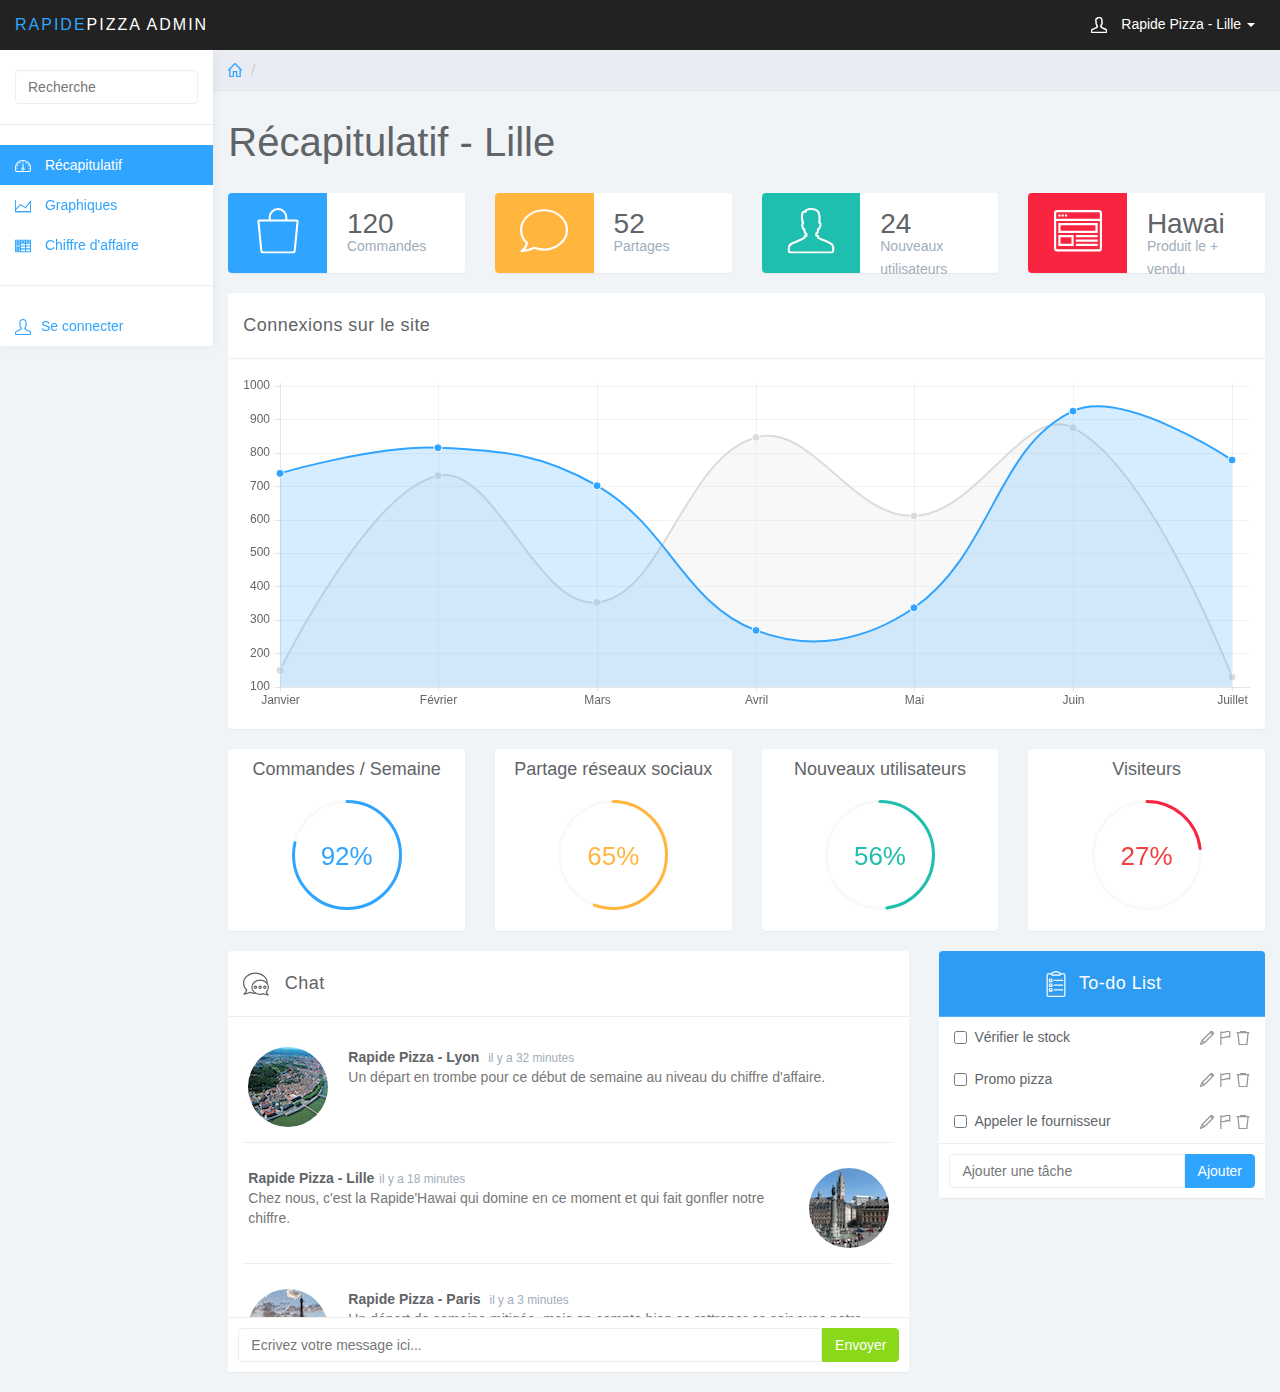
<file: maquette/Administration/index.html>
<!DOCTYPE html>
<html>
<head>
<meta charset="utf-8">
<meta name="viewport" content="width=device-width, initial-scale=1">
<title>Rapide Pizza - Récapitulatif</title>

<link href="css/bootstrap.min.css" rel="stylesheet">
<link href="css/datepicker3.css" rel="stylesheet">
<link href="css/styles.css" rel="stylesheet">

<!--Icons-->
<script src="js/lumino.glyphs.js"></script>

</head>

<body>
	<nav class="navbar navbar-inverse navbar-fixed-top" role="navigation">
		<div class="container-fluid">
			<div class="navbar-header">
				<button type="button" class="navbar-toggle collapsed" data-toggle="collapse" data-target="#sidebar-collapse">
					<span class="sr-only">Toggle navigation</span>
					<span class="icon-bar"></span>
					<span class="icon-bar"></span>
					<span class="icon-bar"></span>
				</button>
				<a class="navbar-brand" href="#"><span>Rapide</span>Pizza Admin</a>
				<ul class="user-menu">
					<li class="dropdown pull-right">
						<a href="#" class="dropdown-toggle" data-toggle="dropdown"><svg class="glyph stroked male-user"><use xlink:href="#stroked-male-user"></use></svg> Rapide Pizza - Lille <span class="caret"></span></a>
						<ul class="dropdown-menu" role="menu">
							<li><a href="#"><svg class="glyph stroked male-user"><use xlink:href="#stroked-male-user"></use></svg> Profil</a></li>
							<li><a href="#"><svg class="glyph stroked gear"><use xlink:href="#stroked-gear"></use></svg> Paramètres</a></li>
							<li><a href="#"><svg class="glyph stroked cancel"><use xlink:href="#stroked-cancel"></use></svg> Se déconnecter</a></li>
						</ul>
					</li>
				</ul>
			</div>

		</div><!-- /.container-fluid -->
	</nav>

	<div id="sidebar-collapse" class="col-sm-3 col-lg-2 sidebar">
		<form role="search">
			<div class="form-group">
				<input type="text" class="form-control" placeholder="Recherche">
			</div>
		</form>
		<ul class="nav menu">
			<li class="active"><a href="index.html"><svg class="glyph stroked dashboard-dial"><use xlink:href="#stroked-dashboard-dial"></use></svg> Récapitulatif</a></li>
			<li><a href="charts.html"><svg class="glyph stroked line-graph"><use xlink:href="#stroked-line-graph"></use></svg> Graphiques</a></li>
			<li><a href="tables.html"><svg class="glyph stroked table"><use xlink:href="#stroked-table"></use></svg> Chiffre d'affaire</a></li>
			<li role="presentation" class="divider"></li>
			<li><a href="login.html"><svg class="glyph stroked male-user"><use xlink:href="#stroked-male-user"></use></svg>Se connecter</a></li>
		</ul>

	</div><!--/.sidebar-->

	<div class="col-sm-9 col-sm-offset-3 col-lg-10 col-lg-offset-2 main">
		<div class="row">
			<ol class="breadcrumb">
				<li><a href="./index.html"><svg class="glyph stroked home"><use xlink:href="#stroked-home"></use></svg></a></li>
				<li class="active"></li>
			</ol>
		</div><!--/.row-->

		<div class="row">
			<div class="col-lg-12">
				<h1 class="page-header">Récapitulatif - Lille</h1>
			</div>
		</div><!--/.row-->

		<div class="row">
			<div class="col-xs-12 col-md-6 col-lg-3">
				<div class="panel panel-blue panel-widget ">
					<div class="row no-padding">
						<div class="col-sm-3 col-lg-5 widget-left">
							<svg class="glyph stroked bag"><use xlink:href="#stroked-bag"></use></svg>
						</div>
						<div class="col-sm-9 col-lg-7 widget-right">
							<div class="large">120</div>
							<div class="text-muted">Commandes</div>
						</div>
					</div>
				</div>
			</div>
			<div class="col-xs-12 col-md-6 col-lg-3">
				<div class="panel panel-orange panel-widget">
					<div class="row no-padding">
						<div class="col-sm-3 col-lg-5 widget-left">
							<svg class="glyph stroked empty-message"><use xlink:href="#stroked-empty-message"></use></svg>
						</div>
						<div class="col-sm-9 col-lg-7 widget-right">
							<div class="large">52</div>
							<div class="text-muted">Partages</div>
						</div>
					</div>
				</div>
			</div>
			<div class="col-xs-12 col-md-6 col-lg-3">
				<div class="panel panel-teal panel-widget">
					<div class="row no-padding">
						<div class="col-sm-3 col-lg-5 widget-left">
							<svg class="glyph stroked male-user"><use xlink:href="#stroked-male-user"></use></svg>
						</div>
						<div class="col-sm-9 col-lg-7 widget-right">
							<div class="large">24</div>
							<div class="text-muted">Nouveaux utilisateurs</div>
						</div>
					</div>
				</div>
			</div>
			<div class="col-xs-12 col-md-6 col-lg-3">
				<div class="panel panel-red panel-widget">
					<div class="row no-padding">
						<div class="col-sm-3 col-lg-5 widget-left">
							<svg class="glyph stroked app-window-with-content"><use xlink:href="#stroked-app-window-with-content"></use></svg>
						</div>
						<div class="col-sm-9 col-lg-7 widget-right">
							<div class="large">Hawai</div>
							<div class="text-muted">Produit le + vendu</div>
						</div>
					</div>
				</div>
			</div>
		</div><!--/.row-->

		<div class="row">
			<div class="col-lg-12">
				<div class="panel panel-default">
					<div class="panel-heading">Connexions sur le site</div>
					<div class="panel-body">
						<div class="canvas-wrapper">
							<canvas class="main-chart" id="line-chart" height="200" width="600"></canvas>
						</div>
					</div>
				</div>
			</div>
		</div><!--/.row-->

		<div class="row">
			<div class="col-xs-6 col-md-3">
				<div class="panel panel-default">
					<div class="panel-body easypiechart-panel">
						<h4>Commandes / Semaine</h4>
						<div class="easypiechart" id="easypiechart-blue" data-percent="92" ><span class="percent">92%</span>
						</div>
					</div>
				</div>
			</div>
			<div class="col-xs-6 col-md-3">
				<div class="panel panel-default">
					<div class="panel-body easypiechart-panel">
						<h4>Partage réseaux sociaux</h4>
						<div class="easypiechart" id="easypiechart-orange" data-percent="65" ><span class="percent">65%</span>
						</div>
					</div>
				</div>
			</div>
			<div class="col-xs-6 col-md-3">
				<div class="panel panel-default">
					<div class="panel-body easypiechart-panel">
						<h4>Nouveaux utilisateurs</h4>
						<div class="easypiechart" id="easypiechart-teal" data-percent="56" ><span class="percent">56%</span>
						</div>
					</div>
				</div>
			</div>
			<div class="col-xs-6 col-md-3">
				<div class="panel panel-default">
					<div class="panel-body easypiechart-panel">
						<h4>Visiteurs</h4>
						<div class="easypiechart" id="easypiechart-red" data-percent="27" ><span class="percent">27%</span>
						</div>
					</div>
				</div>
			</div>
		</div><!--/.row-->

		<div class="row">
			<div class="col-md-8">

				<div class="panel panel-default chat">
					<div class="panel-heading" id="accordion"><svg class="glyph stroked two-messages"><use xlink:href="#stroked-two-messages"></use></svg> Chat</div>
					<div class="panel-body">
						<ul>
							<li class="left clearfix">
								<span class="chat-img pull-left">
									<img src="./img/pizzeria_map/Lyon.jpg" alt="User Avatar" class="img-circle" />
								</span>
								<div class="chat-body clearfix">
									<div class="header">
										<strong class="primary-font">Rapide Pizza - Lyon</strong> <small class="text-muted">il y a 32 minutes</small>
									</div>
									<p>
										Un départ en trombe pour ce début de semaine au niveau du chiffre d'affaire.
									</p>
								</div>
							</li>
							<li class="right clearfix">
								<span class="chat-img pull-right">
									<img src="./img/pizzeria_map/Lille.jpg" alt="User Avatar" class="img-circle" />
								</span>
								<div class="chat-body clearfix">
									<div class="header">
										<strong class="pull-left primary-font">Rapide Pizza - Lille</strong> <small class="text-muted">il y a 18 minutes</small>
									</div>
									<p>
										Chez nous, c'est la Rapide'Hawai qui domine en ce moment et qui fait gonfler notre chiffre.
									</p>
								</div>
							</li>
							<li class="left clearfix">
								<span class="chat-img pull-left">
									<img src="./img/pizzeria_map/Paris.jpg" alt="User Avatar" class="img-circle" />
								</span>
								<div class="chat-body clearfix">
									<div class="header">
										<strong class="primary-font">Rapide Pizza - Paris</strong> <small class="text-muted">il y a 3 minutes</small>
									</div>
									<p>
										Un départ de semaine mitigée, mais on compte bien se rattraper ce soir avec notre promotion en cours! ça devrait en faire venir certains pour goûter notre nouvelle pizza.
									</p>
								</div>
							</li>
						</ul>
					</div>

					<div class="panel-footer">
						<div class="input-group">
							<input id="btn-input" type="text" class="form-control input-md" placeholder="Ecrivez votre message ici..." />
							<span class="input-group-btn">
								<button class="btn btn-success btn-md" id="btn-chat">Envoyer</button>
							</span>
						</div>
					</div>
				</div>

			</div><!--/.col-->

			<div class="col-md-4">

				<div class="panel panel-blue">
					<div class="panel-heading dark-overlay"><svg class="glyph stroked clipboard-with-paper"><use xlink:href="#stroked-clipboard-with-paper"></use></svg>To-do List</div>
					<div class="panel-body">
						<ul class="todo-list">
						<li class="todo-list-item">
								<div class="checkbox">
									<input type="checkbox" id="checkbox" />
									<label for="checkbox">Vérifier le stock</label>
								</div>
								<div class="pull-right action-buttons">
									<a href="#"><svg class="glyph stroked pencil"><use xlink:href="#stroked-pencil"></use></svg></a>
									<a href="#" class="flag"><svg class="glyph stroked flag"><use xlink:href="#stroked-flag"></use></svg></a>
									<a href="#" class="trash"><svg class="glyph stroked trash"><use xlink:href="#stroked-trash"></use></svg></a>
								</div>
							</li>
							<li class="todo-list-item">
								<div class="checkbox">
									<input type="checkbox" id="checkbox" />
									<label for="checkbox">Promo pizza</label>
								</div>
								<div class="pull-right action-buttons">
									<a href="#"><svg class="glyph stroked pencil"><use xlink:href="#stroked-pencil"></use></svg></a>
									<a href="#" class="flag"><svg class="glyph stroked flag"><use xlink:href="#stroked-flag"></use></svg></a>
									<a href="#" class="trash"><svg class="glyph stroked trash"><use xlink:href="#stroked-trash"></use></svg></a>
								</div>
							</li>
							<li class="todo-list-item">
								<div class="checkbox">
									<input type="checkbox" id="checkbox" />
									<label for="checkbox">Appeler le fournisseur</label>
								</div>
								<div class="pull-right action-buttons">
									<a href="#"><svg class="glyph stroked pencil"><use xlink:href="#stroked-pencil"></use></svg></a>
									<a href="#" class="flag"><svg class="glyph stroked flag"><use xlink:href="#stroked-flag"></use></svg></a>
									<a href="#" class="trash"><svg class="glyph stroked trash"><use xlink:href="#stroked-trash"></use></svg></a>
								</div>
							</li>

					<div class="panel-footer">
						<div class="input-group">
							<input id="btn-input" type="text" class="form-control input-md" placeholder="Ajouter une tâche" />
							<span class="input-group-btn">
								<button class="btn btn-primary btn-md" id="btn-todo">Ajouter</button>
							</span>
						</div>
					</div>
				</div>

			</div><!--/.col-->
		</div><!--/.row-->
	</div>	<!--/.main-->

	<script src="js/jquery-1.11.1.min.js"></script>
	<script src="js/bootstrap.min.js"></script>
	<script src="js/chart.min.js"></script>
	<script src="js/chart-data.js"></script>
	<script src="js/easypiechart.js"></script>
	<script src="js/easypiechart-data.js"></script>
	<script src="js/bootstrap-datepicker.js"></script>
	<script>
		$('#calendar').datepicker({
		});

		!function ($) {
		    $(document).on("click","ul.nav li.parent > a > span.icon", function(){
		        $(this).find('em:first').toggleClass("glyphicon-minus");
		    });
		    $(".sidebar span.icon").find('em:first').addClass("glyphicon-plus");
		}(window.jQuery);

		$(window).on('resize', function () {
		  if ($(window).width() > 768) $('#sidebar-collapse').collapse('show')
		})
		$(window).on('resize', function () {
		  if ($(window).width() <= 767) $('#sidebar-collapse').collapse('hide')
		})
	</script>
</body>

</html>
</file>
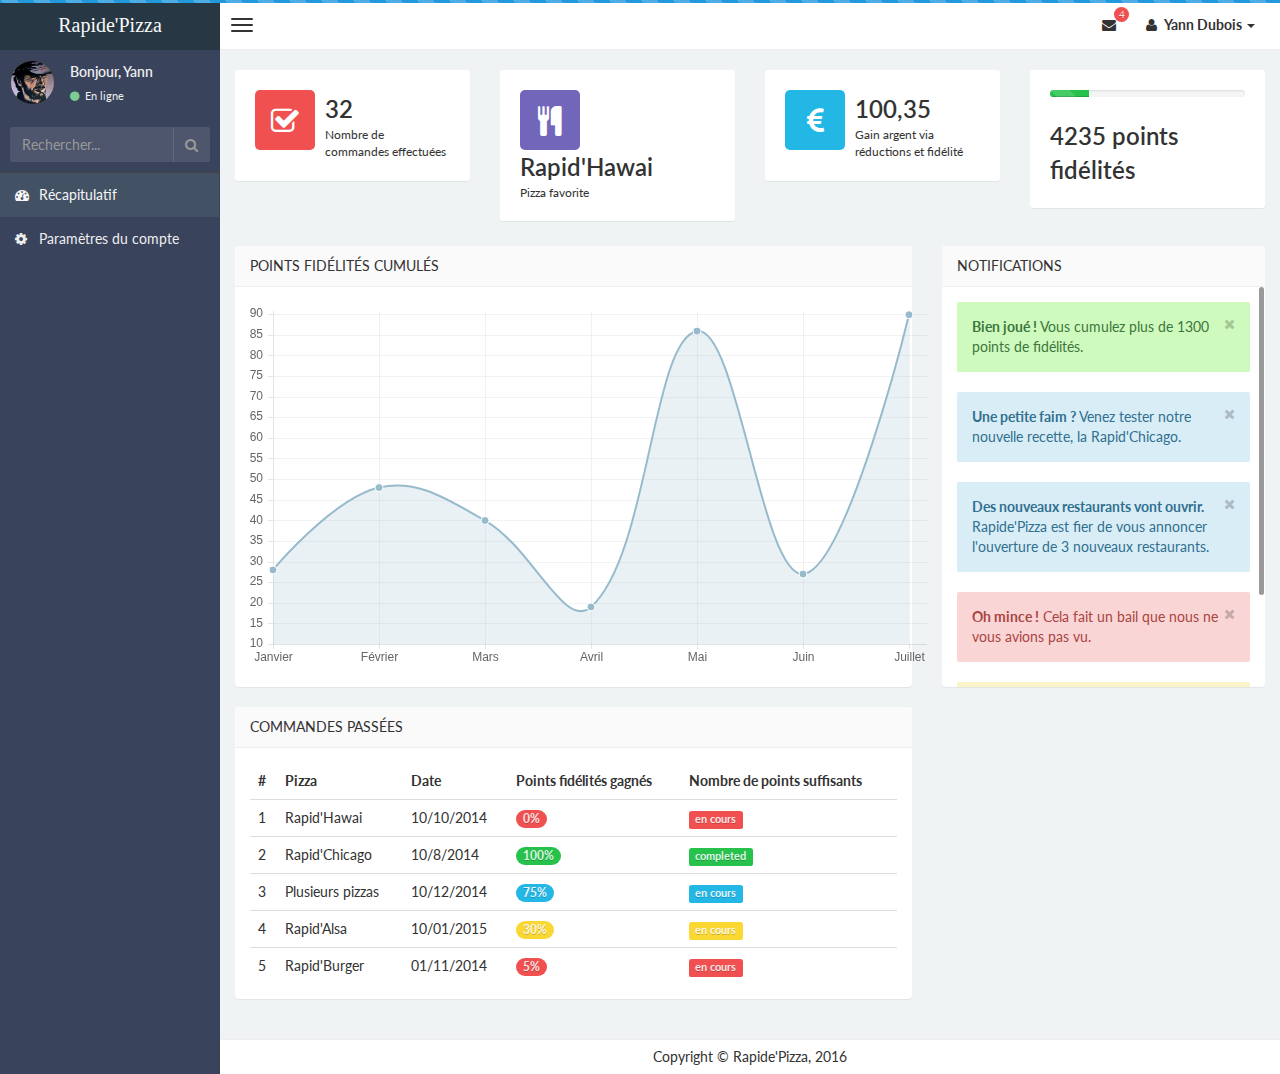
<file: maquette/GestionCompte/index.html>
<!DOCTYPE html>
<html>
<head>
    <meta charset="UTF-8">
    <title>Rapide'Pizza | Récapitulatif</title>
    <meta content='width=device-width, initial-scale=1, maximum-scale=1, user-scalable=no' name='viewport'>
    <meta name="description" content="Developed By M Abdur Rokib Promy">
    <meta name="keywords" content="Admin, Bootstrap 3, Template, Theme, Responsive">
    <!-- bootstrap 3.0.2 -->
    <link href="css/bootstrap.min.css" rel="stylesheet" type="text/css" />
    <!-- font Awesome -->
    <link href="css/font-awesome.min.css" rel="stylesheet" type="text/css" />
    <!-- Ionicons -->
    <link href="css/ionicons.min.css" rel="stylesheet" type="text/css" />
    <!-- Morris chart -->
    <link href="css/morris/morris.css" rel="stylesheet" type="text/css" />
    <!-- jvectormap -->
    <link href="css/jvectormap/jquery-jvectormap-1.2.2.css" rel="stylesheet" type="text/css" />
    <!-- Date Picker -->
    <link href="css/datepicker/datepicker3.css" rel="stylesheet" type="text/css" />
    <!-- fullCalendar -->
    <!-- <link href="css/fullcalendar/fullcalendar.css" rel="stylesheet" type="text/css" /> -->
    <!-- Daterange picker -->
    <link href="css/daterangepicker/daterangepicker-bs3.css" rel="stylesheet" type="text/css" />
    <!-- iCheck for checkboxes and radio inputs -->
    <link href="css/iCheck/all.css" rel="stylesheet" type="text/css" />
    <!-- bootstrap wysihtml5 - text editor -->
    <!-- <link href="css/bootstrap-wysihtml5/bootstrap3-wysihtml5.min.css" rel="stylesheet" type="text/css" /> -->
    <link href='http://fonts.googleapis.com/css?family=Lato' rel='stylesheet' type='text/css'>
    <!-- Theme style -->
    <link href="css/style.css" rel="stylesheet" type="text/css" />

          <style type="text/css">

          </style>
      </head>
      <body class="skin-black">
        <!-- header logo: style can be found in header.less -->
        <header class="header">
            <a href="index.html" class="logo">
                Rapide'Pizza
            </a>
            <!-- Header Navbar: style can be found in header.less -->
            <nav class="navbar navbar-static-top" role="navigation">
                <!-- Sidebar toggle button-->
                <a href="#" class="navbar-btn sidebar-toggle" data-toggle="offcanvas" role="button">
                    <span class="sr-only">Toggle navigation</span>
                    <span class="icon-bar"></span>
                    <span class="icon-bar"></span>
                    <span class="icon-bar"></span>
                </a>
                <div class="navbar-right">
                    <ul class="nav navbar-nav">
                        <!-- Messages: style can be found in dropdown.less-->
                        <li class="dropdown messages-menu">
                            <a href="#" class="dropdown-toggle" data-toggle="dropdown">
                                <i class="fa fa-envelope"></i>
                                <span class="label label-danger">4</span>
                            </a>
                            <ul class="dropdown-menu">
                                <li class="header">Vous avez 4 notifications</li>
                                <li>
                                    <!-- inner menu: contains the actual data -->
                                    <ul class="menu">
                                        <li><!-- start message -->
                                            <a href="#">
                                                <div class="pull-left">
                                                    <img src="img/26115.jpg" class="img-circle" alt="User Image"/>
                                                </div>
                                                <h4>
                                                    Rapide'Pizza Lille
                                                </h4>
                                                <p>Code promo exceptionnel, cliquez ici.</p>
                                                <small class="pull-right"><i class="fa fa-clock-o"></i> 5 mins</small>
                                            </a>
                                        </li><!-- end message -->
                                        <li>
                                            <a href="#">
                                                <div class="pull-left">
                                                    <img src="img/26115.jpg" class="img-circle" alt="user image"/>
                                                </div>
                                                <h4>
                                                    Rapide'Pizza Lille

                                                </h4>
                                                <p>A l'occasion de l'ouverture d'un nou...</p>
                                                <small class="pull-right"><i class="fa fa-clock-o"></i> 2 jours</small>
                                            </a>
                                        </li>
                                        <li>
                                            <a href="#">
                                                <div class="pull-left">
                                                    <img src="img/26115.jpg" class="img-circle" alt="user image"/>
                                                </div>
                                                <h4>
                                                    Rapide'Pizza Lille

                                                </h4>
                                                <p>Cadeau de bienvenue, ouvrez vite!</p>
                                                <small class="pull-right"><i class="fa fa-clock-o"></i> Today</small>
                                            </a>
                                        </li>
                                        <li>
                                            <a href="#">
                                                <div class="pull-left">
                                                    <img src="img/26115.jpg" class="img-circle" alt="user image"/>
                                                </div>
                                                <h4>
                                                    Rapide'Pizza Lille

                                                </h4>
                                                <p>Bienvenue chez nous !! :D</p>
                                                <small class="pull-right"><i class="fa fa-clock-o"></i> Yesterday</small>
                                            </a>
                                        </li>
                                    </ul>
                                </li>
                                <li class="footer"><a href="#">Voir toutes les notifications</a></li>
                            </ul>
                        </li>

                        <!-- User Account: style can be found in dropdown.less -->
                        <li class="dropdown user user-menu">
                            <a href="#" class="dropdown-toggle" data-toggle="dropdown">
                                <i class="fa fa-user"></i>
                                <span>Yann Dubois <i class="caret"></i></span>
                            </a>
                            <ul class="dropdown-menu dropdown-custom dropdown-menu-right">
                                <li class="dropdown-header text-center">Mon compte</li>

                                <li>
                                    <a href="#">
                                    <i class="fa fa-envelope-o fa-fw pull-right"></i>
                                        <span class="badge badge-danger pull-right">4</span> Notifications</a>
                                    <a href="#"><i class="fa fa-question fa-fw pull-right"></i> FAQ</a>
                                </li>

                                <li class="divider"></li>

                                    <li>
                                        <a href="#">
                                        <i class="fa fa-user fa-fw pull-right"></i>
                                            Profil
                                        </a>
                                        <a href="settings.html">
                                        <i class="fa fa-cog fa-fw pull-right"></i>
                                            Paramètres
                                        </a>
                                        </li>

                                        <li class="divider"></li>

                                        <li>
                                            <a href="../Accueil/index.html"><i class="fa fa-ban fa-fw pull-right"></i> Se déconnecter</a>
                                        </li>
                                    </ul>
                                </li>
                            </ul>
                        </div>
                    </nav>
                </header>
                <div class="wrapper row-offcanvas row-offcanvas-left">
                    <!-- Left side column. contains the logo and sidebar -->
                    <aside class="left-side sidebar-offcanvas">
                        <!-- sidebar: style can be found in sidebar.less -->
                        <section class="sidebar">
                            <!-- Sidebar user panel -->
                            <div class="user-panel">
                                <div class="pull-left image">
                                    <img src="img/26115.jpg" class="img-circle" alt="User Image" />
                                </div>
                                <div class="pull-left info">
                                    <p>Bonjour, Yann</p>

                                    <a href="#"><i class="fa fa-circle text-success"></i> En ligne</a>
                                </div>
                            </div>
                            <!-- search form -->
                            <form action="#" method="get" class="sidebar-form">
                                <div class="input-group">
                                    <input type="text" name="q" class="form-control" placeholder="Rechercher..."/>
                                    <span class="input-group-btn">
                                        <button type='submit' name='seach' id='search-btn' class="btn btn-flat"><i class="fa fa-search"></i></button>
                                    </span>
                                </div>
                            </form>
                            <!-- /.search form -->
                            <!-- sidebar menu: : style can be found in sidebar.less -->
                            <ul class="sidebar-menu">
                                <li class="active">
                                    <a href="index.html">
                                        <i class="fa fa-dashboard"></i> <span>Récapitulatif</span>
                                    </a>
                                </li>
                                <li>
                                    <a href="settings.html">
                                        <i class="fa fa-cog"></i> <span>Paramètres du compte</span>
                                    </a>
                                </li>
                            </ul>
                        </section>
                        <!-- /.sidebar -->
                    </aside>

                    <aside class="right-side">

                <!-- Main content -->
                <section class="content">

                    <div class="row" style="margin-bottom:5px;">


                        <div class="col-md-3">
                            <div class="sm-st clearfix">
                                <span class="sm-st-icon st-red"><i class="fa fa-check-square-o"></i></span>
                                <div class="sm-st-info">
                                    <span>32</span>
                                    Nombre de commandes effectuées
                                </div>
                            </div>
                        </div>
                        <div class="col-md-3">
                            <div class="sm-st clearfix">
                                <span class="sm-st-icon st-violet"><i class="fa fa-cutlery"></i></span>
                                <div class="sm-st-info">
                                    <span>Rapid'Hawai</span>
                                    Pizza favorite
                                </div>
                            </div>
                        </div>
                        <div class="col-md-3">
                            <div class="sm-st clearfix">
                                <span class="sm-st-icon st-blue"><i class="fa fa-euro"></i></span>
                                <div class="sm-st-info">
                                    <span>100,35</span>
                                    Gain argent via réductions et fidélité
                                </div>
                            </div>
                        </div>
                        <div class="col-md-3">
                            <div class="sm-st clearfix">
                              <div class="progress progress-striped xs">
                                  <div class="progress-bar progress-bar-success" style="width: 20%" role="progressbar" aria-valuenow="20" aria-valuemin="0" aria-valuemax="100">
                                      <span class="sr-only">20% Complete</span>
                                  </div>
                              </div>
                                <div class="sm-st-info">
                                  <span> 4235 points fidélités</span>
                                </div>
                            </div>
                        </div>
                    </div>

                    <!-- Main row -->
                    <div class="row">

                        <div class="col-md-8">
                            <!--earning graph start-->
                            <section class="panel">
                                <header class="panel-heading">
                                    Points fidélités cumulés
                                </header>
                                <div class="panel-body">
                                    <canvas id="linechart" width="600" height="330"></canvas>
                                </div>
                                        </section>
                                        <!--earning graph end-->

                                    </div>
                                    <div class="col-lg-4">

                                        <!--chat start-->
                                        <section class="panel">
                                            <header class="panel-heading">
                                                Notifications
                                            </header>
                                                <div class="panel-body" id="noti-box">

                                                    <div class="alert alert-success">
                                                        <button data-dismiss="alert" class="close close-sm" type="button">
                                                            <i class="fa fa-times"></i>
                                                        </button>
                                                        <strong>Bien joué !</strong> Vous cumulez plus de 1300 points de fidélités.
                                                    </div>
                                                    <div class="alert alert-info">
                                                        <button data-dismiss="alert" class="close close-sm" type="button">
                                                            <i class="fa fa-times"></i>
                                                        </button>
                                                        <strong>Une petite faim ?</strong> Venez tester notre nouvelle recette, la Rapid'Chicago.
                                                    </div>
                                                    <div class="alert alert-info">
                                                        <button data-dismiss="alert" class="close close-sm" type="button">
                                                            <i class="fa fa-times"></i>
                                                        </button>
                                                        <strong>Des nouveaux restaurants vont ouvrir. </strong> Rapide'Pizza est fier de vous annoncer l'ouverture de 3 nouveaux restaurants.
                                                    </div>
                                                    <div class="alert alert-block alert-danger">
                                                        <button data-dismiss="alert" class="close close-sm" type="button">
                                                            <i class="fa fa-times"></i>
                                                        </button>
                                                        <strong>Oh mince !</strong> Cela fait un bail que nous ne vous avions pas vu.
                                                    </div>
                                                    <div class="alert alert-warning">
                                                        <button data-dismiss="alert" class="close close-sm" type="button">
                                                            <i class="fa fa-times"></i>
                                                        </button>
                                                        <strong>Attention !</strong> Votre code promo "PIZZA4U" va bientôt arriver à échéance.
                                                    </div>
                                                </div>
                                        </section>
                      </div>


                  </div>
                    <div class="row">

                        <div class="col-md-8">
                            <section class="panel">
                              <header class="panel-heading">
                                Commandes passées
                            </header>
                            <div class="panel-body table-responsive">
                                <table class="table table-hover">
                                  <thead>
                                    <tr>
                                      <th>#</th>
                                      <th>Pizza</th>
                                      <th>Date</th>
                                      <th>Points fidélités gagnés</th>
                                      <th>Nombre de points suffisants</th>
                                  </tr>
                              </thead>
                              <tbody>
                                <tr>
                                  <td>1</td>
                                  <td>Rapid'Hawai</td>
                                  <td>10/10/2014</td>
                                  <td><span class="badge badge-danger">0%</span></td>
                                  <td><span class="label label-danger">en cours</span></td>
                              </tr>
                              <tr>
                                  <td>2</td>
                                  <td>Rapid'Chicago</td>
                                  <td>10/8/2014</td>
                                  <td><span class="badge badge-success">100%</span></td>
                                  <td><span class="label label-success">completed</span></td>
                              </tr>
                              <tr>
                                  <td>3</td>
                                  <td>Plusieurs pizzas</td>
                                  <td>10/12/2014</td>
                                  <td><span class="badge badge-info">75%</span></td>
                                  <td><span class="label label-info">en cours</span></td>
                              </tr>
                              <tr>
                                  <td>4</td>
                                  <td>Rapid'Alsa</td>
                                  <td>10/01/2015</td>
                                  <td><span class="badge badge-warning">30%</span></td>
                                  <td><span class="label label-warning">en cours</span></td>
                              </tr>
                              <tr>
                                  <td>5</td>
                                  <td>Rapid'Burger</td>
                                  <!-- <td>HHH</td> -->
                                  <td>01/11/2014</td>
                                  <!-- <td>$2000</td> -->
                                  <td><span class="badge badge-danger">5%</span></td>
                                  <td><span class="label label-danger">en cours</span></td>
                              </tr>
                          </tbody>
                      </table>
                  </div>
              </section>


          </div><!--end col-6 -->

              <!-- row end -->
                </section><!-- /.content -->
                <div class="footer-main">
                    Copyright &copy Rapide'Pizza, 2016
                </div>
            </aside><!-- /.right-side -->

        </div><!-- ./wrapper -->


        <!-- jQuery 2.0.2 -->
        <script src="http://ajax.googleapis.com/ajax/libs/jquery/2.0.2/jquery.min.js"></script>
        <script src="js/jquery.min.js" type="text/javascript"></script>

        <!-- jQuery UI 1.10.3 -->
        <script src="js/jquery-ui-1.10.3.min.js" type="text/javascript"></script>
        <!-- Bootstrap -->
        <script src="js/bootstrap.min.js" type="text/javascript"></script>
        <!-- daterangepicker -->
        <script src="js/plugins/daterangepicker/daterangepicker.js" type="text/javascript"></script>

        <script src="js/plugins/chart.js" type="text/javascript"></script>

        <!-- datepicker
        <script src="js/plugins/datepicker/bootstrap-datepicker.js" type="text/javascript"></script>-->
        <!-- Bootstrap WYSIHTML5
        <script src="js/plugins/bootstrap-wysihtml5/bootstrap3-wysihtml5.all.min.js" type="text/javascript"></script>-->
        <!-- iCheck -->
        <script src="js/plugins/iCheck/icheck.min.js" type="text/javascript"></script>
        <!-- calendar -->
        <script src="js/plugins/fullcalendar/fullcalendar.js" type="text/javascript"></script>

        <!-- Director App -->
        <script src="js/Director/app.js" type="text/javascript"></script>

        <!-- Director dashboard demo (This is only for demo purposes) -->
        <script src="js/Director/dashboard.js" type="text/javascript"></script>

        <!-- Director for demo purposes -->
        <script type="text/javascript">
            $('input').on('ifChecked', function(event) {
                // var element = $(this).parent().find('input:checkbox:first');
                // element.parent().parent().parent().addClass('highlight');
                $(this).parents('li').addClass("task-done");
                console.log('ok');
            });
            $('input').on('ifUnchecked', function(event) {
                // var element = $(this).parent().find('input:checkbox:first');
                // element.parent().parent().parent().removeClass('highlight');
                $(this).parents('li').removeClass("task-done");
                console.log('not');
            });

        </script>
        <script>
            $('#noti-box').slimScroll({
                height: '400px',
                size: '5px',
                BorderRadius: '5px'
            });

            $('input[type="checkbox"].flat-grey, input[type="radio"].flat-grey').iCheck({
                checkboxClass: 'icheckbox_flat-grey',
                radioClass: 'iradio_flat-grey'
            });
</script>
<script type="text/javascript">
    $(function() {
                "use strict";
                //BAR CHART
                var data = {
                  labels: ["Janvier", "Février", "Mars", "Avril", "Mai", "Juin", "Juillet"],
                    datasets: [
                        {
                            label: "My Second dataset",
                            fillColor: "rgba(151,187,205,0.2)",
                            strokeColor: "rgba(151,187,205,1)",
                            pointColor: "rgba(151,187,205,1)",
                            pointStrokeColor: "#fff",
                            pointHighlightFill: "#fff",
                            pointHighlightStroke: "rgba(151,187,205,1)",
                            data: [28, 48, 40, 19, 86, 27, 90]
                        }
                    ]
                };
            new Chart(document.getElementById("linechart").getContext("2d")).Line(data,{
                responsive : true,
                maintainAspectRatio: false,
            });

            });
            // Chart.defaults.global.responsive = true;
</script>
</body>
</html>
</file>
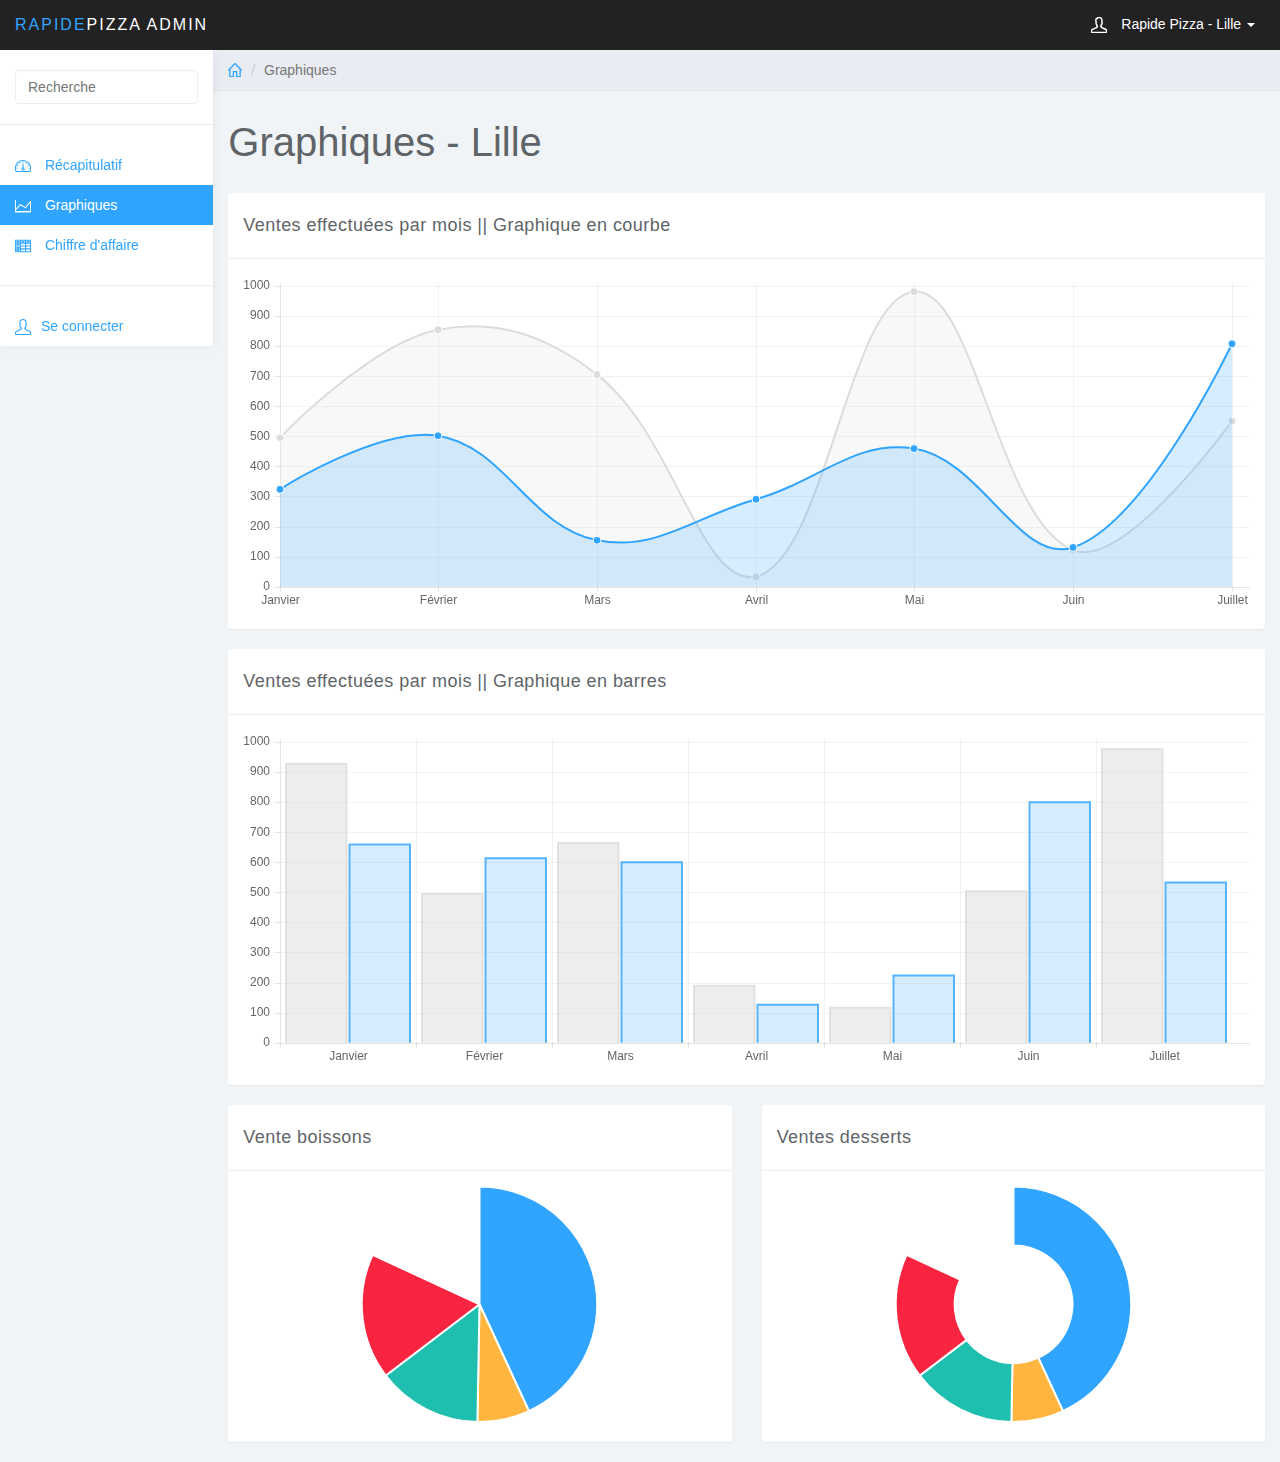
<file: maquette/Administration/charts.html>
<!DOCTYPE html>
<html>
<head>
<meta charset="utf-8">
<meta name="viewport" content="width=device-width, initial-scale=1">
<title>Rapide Pizza - Graphiques</title>

<link href="css/bootstrap.min.css" rel="stylesheet">
<link href="css/datepicker3.css" rel="stylesheet">
<link href="css/styles.css" rel="stylesheet">

<!--Icons-->
<script src="js/lumino.glyphs.js"></script>

</head>

<body>
	<nav class="navbar navbar-inverse navbar-fixed-top" role="navigation">
		<div class="container-fluid">
			<div class="navbar-header">
				<button type="button" class="navbar-toggle collapsed" data-toggle="collapse" data-target="#sidebar-collapse">
					<span class="sr-only">Toggle navigation</span>
					<span class="icon-bar"></span>
					<span class="icon-bar"></span>
					<span class="icon-bar"></span>
				</button>
				<a class="navbar-brand" href="#"><span>Rapide</span>Pizza Admin</a>
				<ul class="user-menu">
					<li class="dropdown pull-right">
						<a href="#" class="dropdown-toggle" data-toggle="dropdown"><svg class="glyph stroked male-user"><use xlink:href="#stroked-male-user"></use></svg> Rapide Pizza - Lille <span class="caret"></span></a>
						<ul class="dropdown-menu" role="menu">
							<li><a href="#"><svg class="glyph stroked male-user"><use xlink:href="#stroked-male-user"></use></svg> Profil</a></li>
							<li><a href="#"><svg class="glyph stroked gear"><use xlink:href="#stroked-gear"></use></svg> Paramètres</a></li>
							<li><a href="#"><svg class="glyph stroked cancel"><use xlink:href="#stroked-cancel"></use></svg> Se déconnecter</a></li>
						</ul>
					</li>
				</ul>
			</div>

		</div><!-- /.container-fluid -->
	</nav>

	<div id="sidebar-collapse" class="col-sm-3 col-lg-2 sidebar">
		<form role="search">
			<div class="form-group">
				<input type="text" class="form-control" placeholder="Recherche">
			</div>
		</form>
		<ul class="nav menu">
			<li><a href="index.html"><svg class="glyph stroked dashboard-dial"><use xlink:href="#stroked-dashboard-dial"></use></svg> Récapitulatif</a></li>

			<li class="active"><a href="charts.html"><svg class="glyph stroked line-graph"><use xlink:href="#stroked-line-graph"></use></svg> Graphiques</a></li>
			<li><a href="tables.html"><svg class="glyph stroked table"><use xlink:href="#stroked-table"></use></svg> Chiffre d'affaire</a></li>
			<li role="presentation" class="divider"></li>
			<li><a href="login.html"><svg class="glyph stroked male-user"><use xlink:href="#stroked-male-user"></use></svg>Se connecter</a></li>
		</ul>

	</div><!--/.sidebar-->

	<div class="col-sm-9 col-sm-offset-3 col-lg-10 col-lg-offset-2 main">
		<div class="row">
			<ol class="breadcrumb">
				<li><a href="./index.html"><svg class="glyph stroked home"><use xlink:href="#stroked-home"></use></svg></a></li>
				<li class="active">Graphiques</li>
			</ol>
		</div><!--/.row-->

		<div class="row">
			<div class="col-lg-12">
				<h1 class="page-header">Graphiques - Lille</h1>

			</div>
		</div><!--/.row-->

		<div class="row">
			<div class="col-lg-12">
				<div class="panel panel-default">
					<div class="panel-heading">
						Ventes effectuées par mois ||
						Graphique en courbe
					</div>
					<div class="panel-body">
						<div class="canvas-wrapper">
							<canvas class="main-chart" id="line-chart" height="200" width="600"></canvas>
						</div>
					</div>
				</div>
			</div>
		</div><!--/.row-->

		<div class="row">
			<div class="col-lg-12">
				<div class="panel panel-default">
					<div class="panel-heading">
						Ventes effectuées par mois ||
						Graphique en barres
					</div>
					<div class="panel-body">
						<div class="canvas-wrapper">
							<canvas class="main-chart" id="bar-chart" height="200" width="600"></canvas>
						</div>
					</div>
				</div>
			</div>
		</div><!--/.row-->

		<div class="row">
			<div class="col-md-6">
				<div class="panel panel-default">
					<div class="panel-heading">Vente boissons</div>
					<div class="panel-body">
						<div class="canvas-wrapper">
							<canvas class="chart" id="pie-chart" ></canvas>
						</div>
					</div>
				</div>
			</div>
			<div class="col-md-6">
				<div class="panel panel-default">
					<div class="panel-heading">Ventes desserts</div>
					<div class="panel-body">
						<div class="canvas-wrapper">
							<canvas class="chart" id="doughnut-chart" ></canvas>
						</div>
					</div>
				</div>
			</div>
		</div><!--/.row-->

	</div>	<!--/.main-->


	<script src="js/jquery-1.11.1.min.js"></script>
	<script src="js/bootstrap.min.js"></script>
	<script src="js/chart.min.js"></script>
	<script src="js/chart-data.js"></script>
	<script src="js/easypiechart.js"></script>
	<script src="js/easypiechart-data.js"></script>
	<script src="js/bootstrap-datepicker.js"></script>
	<script>
		!function ($) {
		    $(document).on("click","ul.nav li.parent > a > span.icon", function(){
		        $(this).find('em:first').toggleClass("glyphicon-minus");
		    });
		    $(".sidebar span.icon").find('em:first').addClass("glyphicon-plus");
		}(window.jQuery);

		$(window).on('resize', function () {
		  if ($(window).width() > 768) $('#sidebar-collapse').collapse('show')
		})
		$(window).on('resize', function () {
		  if ($(window).width() <= 767) $('#sidebar-collapse').collapse('hide')
		})
	</script>
</body>

</html>
</file>
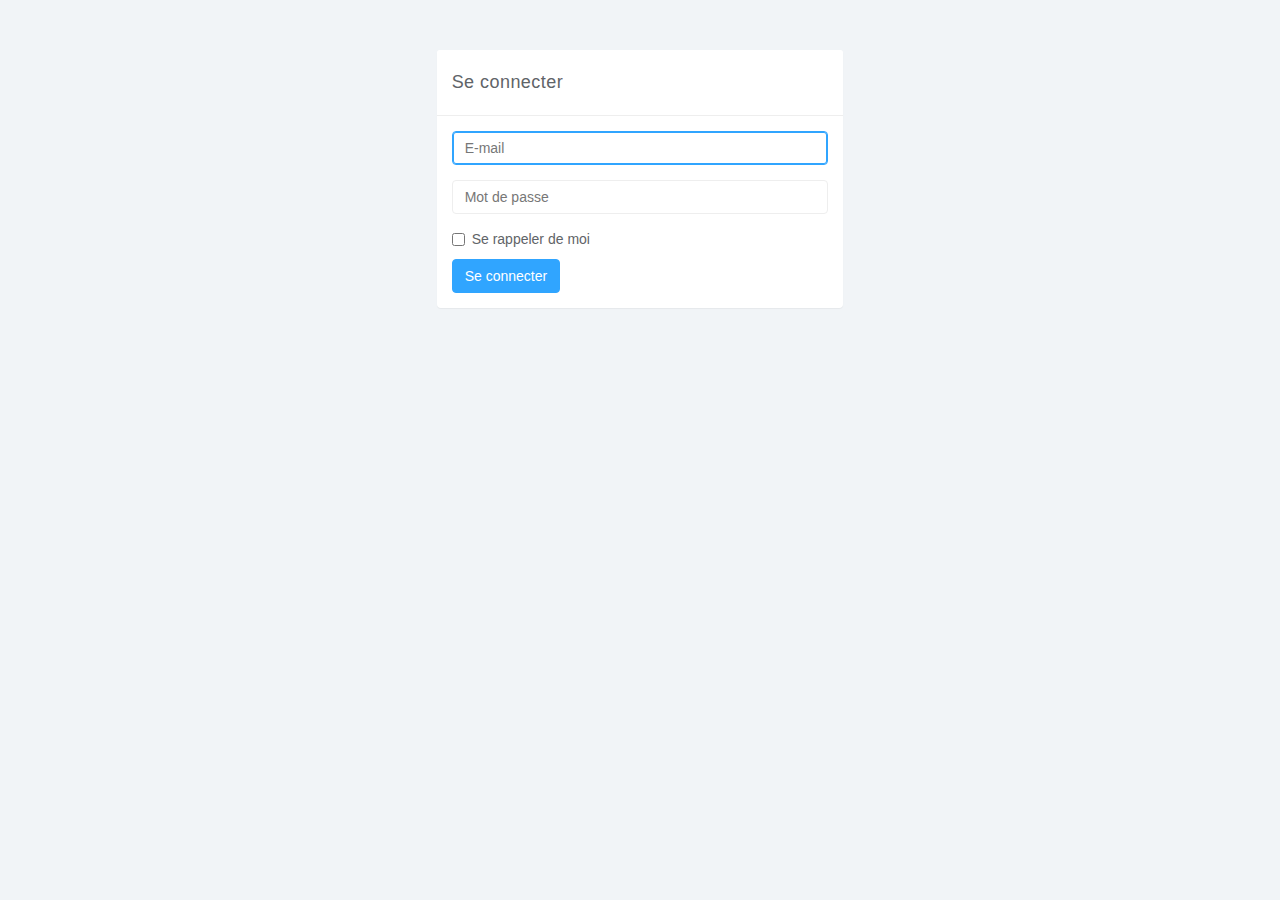
<file: maquette/Administration/login.html>
<!DOCTYPE html>
<html>
<head>
<meta charset="utf-8">
<meta name="viewport" content="width=device-width, initial-scale=1">
<title>Se connecter</title>

<link href="css/bootstrap.min.css" rel="stylesheet">
<link href="css/datepicker3.css" rel="stylesheet">
<link href="css/styles.css" rel="stylesheet">

</head>

<body>

	<div class="row">
		<div class="col-xs-10 col-xs-offset-1 col-sm-8 col-sm-offset-2 col-md-4 col-md-offset-4">
			<div class="login-panel panel panel-default">
				<div class="panel-heading">Se connecter</div>
				<div class="panel-body">
					<form role="form">
						<fieldset>
							<div class="form-group">
								<input class="form-control" placeholder="E-mail" name="email" type="email" autofocus="">
							</div>
							<div class="form-group">
								<input class="form-control" placeholder="Mot de passe" name="password" type="password" value="">
							</div>
							<div class="checkbox">
								<label>
									<input name="remember" type="checkbox" value="Remember Me">Se rappeler de moi
								</label>
							</div>
							<a href="index.html" class="btn btn-primary">Se connecter</a>
						</fieldset>
					</form>
				</div>
			</div>
		</div><!-- /.col-->
	</div><!-- /.row -->



	<script src="js/jquery-1.11.1.min.js"></script>
	<script src="js/bootstrap.min.js"></script>
	<script src="js/chart.min.js"></script>
	<script src="js/chart-data.js"></script>
	<script src="js/easypiechart.js"></script>
	<script src="js/easypiechart-data.js"></script>
	<script src="js/bootstrap-datepicker.js"></script>
	<script>
		!function ($) {
			$(document).on("click","ul.nav li.parent > a > span.icon", function(){
				$(this).find('em:first').toggleClass("glyphicon-minus");
			});
			$(".sidebar span.icon").find('em:first').addClass("glyphicon-plus");
		}(window.jQuery);

		$(window).on('resize', function () {
		  if ($(window).width() > 768) $('#sidebar-collapse').collapse('show')
		})
		$(window).on('resize', function () {
		  if ($(window).width() <= 767) $('#sidebar-collapse').collapse('hide')
		})
	</script>
</body>

</html>
</file>
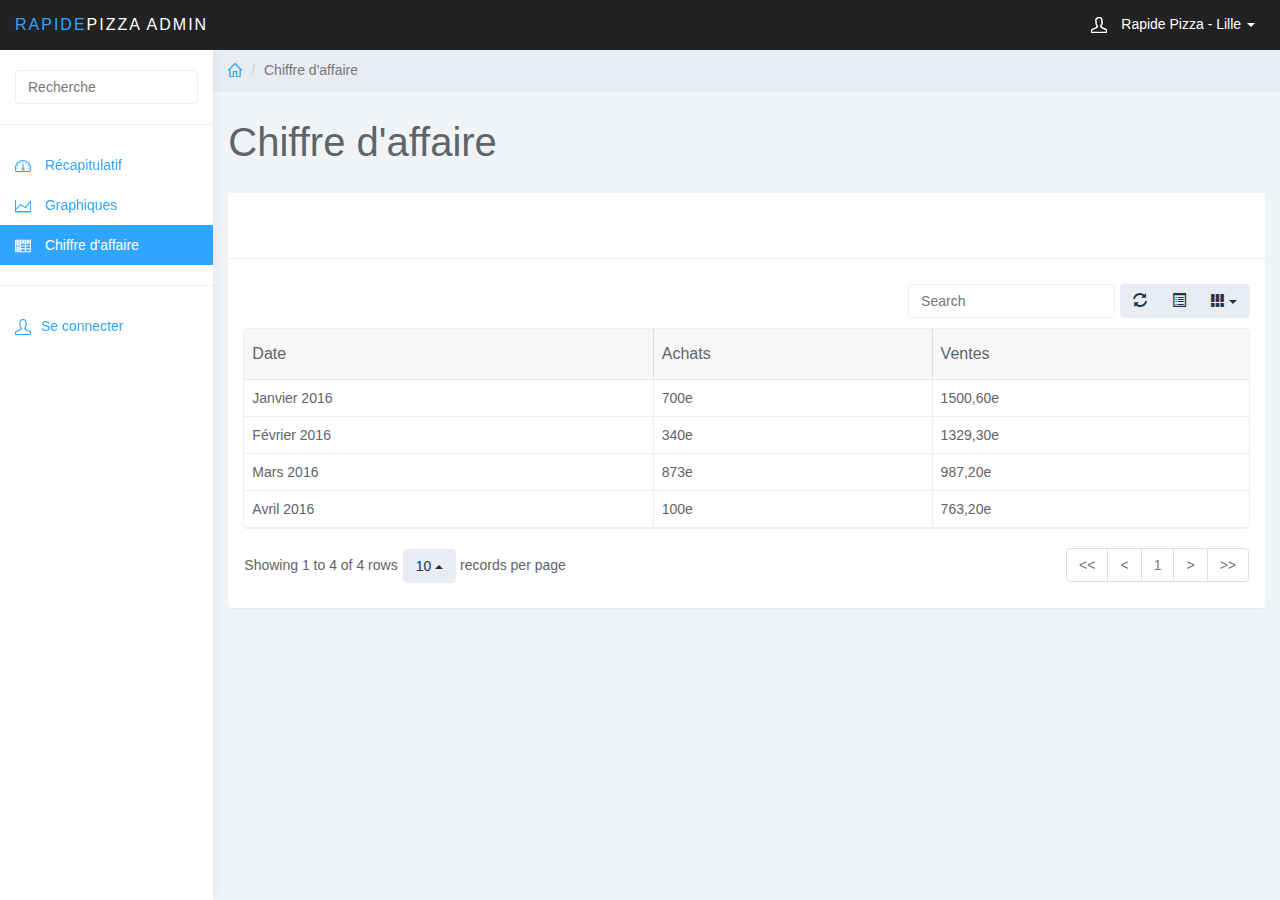
<file: maquette/Administration/tables.html>
<!DOCTYPE html>
<html>
<head>
<meta charset="utf-8">
<meta name="viewport" content="width=device-width, initial-scale=1">
<title>Rapide Pizza - Chiffre affaire</title>

<link href="css/bootstrap.min.css" rel="stylesheet">
<link href="css/datepicker3.css" rel="stylesheet">
<link href="css/bootstrap-table.css" rel="stylesheet">
<link href="css/styles.css" rel="stylesheet">

<!--Icons-->
<script src="js/lumino.glyphs.js"></script>

</head>

<body>
	<nav class="navbar navbar-inverse navbar-fixed-top" role="navigation">
	  <div class="container-fluid">
	    <div class="navbar-header">
	      <button type="button" class="navbar-toggle collapsed" data-toggle="collapse" data-target="#sidebar-collapse">
	        <span class="sr-only">Toggle navigation</span>
	        <span class="icon-bar"></span>
	        <span class="icon-bar"></span>
	        <span class="icon-bar"></span>
	      </button>
	      <a class="navbar-brand" href="#"><span>Rapide</span>Pizza Admin</a>
	      <ul class="user-menu">
	        <li class="dropdown pull-right">
	          <a href="#" class="dropdown-toggle" data-toggle="dropdown"><svg class="glyph stroked male-user"><use xlink:href="#stroked-male-user"></use></svg> Rapide Pizza - Lille <span class="caret"></span></a>
	          <ul class="dropdown-menu" role="menu">
	            <li><a href="#"><svg class="glyph stroked male-user"><use xlink:href="#stroked-male-user"></use></svg> Profil</a></li>
	            <li><a href="#"><svg class="glyph stroked gear"><use xlink:href="#stroked-gear"></use></svg> Paramètres</a></li>
	            <li><a href="#"><svg class="glyph stroked cancel"><use xlink:href="#stroked-cancel"></use></svg> Se déconnecter</a></li>
	          </ul>
	        </li>
	      </ul>
	    </div>

	  </div><!-- /.container-fluid -->
	</nav>

	<div id="sidebar-collapse" class="col-sm-3 col-lg-2 sidebar">
		<form role="search">
			<div class="form-group">
				<input type="text" class="form-control" placeholder="Recherche">
			</div>
		</form>
		<ul class="nav menu">
			<li><a href="index.html"><svg class="glyph stroked dashboard-dial"><use xlink:href="#stroked-dashboard-dial"></use></svg> Récapitulatif</a></li>

			<li><a href="charts.html"><svg class="glyph stroked line-graph"><use xlink:href="#stroked-line-graph"></use></svg> Graphiques</a></li>
			<li class="active"><a href="tables.html"><svg class="glyph stroked table"><use xlink:href="#stroked-table"></use></svg> Chiffre d'affaire</a></li>
			<li role="presentation" class="divider"></li>
			<li><a href="login.html"><svg class="glyph stroked male-user"><use xlink:href="#stroked-male-user"></use></svg>Se connecter</a></li>
		</ul>

	</div><!--/.sidebar-->

	<div class="col-sm-9 col-sm-offset-3 col-lg-10 col-lg-offset-2 main">
		<div class="row">
			<ol class="breadcrumb">
				<li><a href="./index.html"><svg class="glyph stroked home"><use xlink:href="#stroked-home"></use></svg></a></li>
				<li class="active">Chiffre d'affaire</li>
			</ol>
		</div><!--/.row-->

		<div class="row">
			<div class="col-lg-12">
				<h1 class="page-header">Chiffre d'affaire</h1>
			</div>
		</div><!--/.row-->


		<div class="row">
			<div class="col-lg-12">
				<div class="panel panel-default">
					<div class="panel-heading"></div>
					<div class="panel-body">
						<table data-toggle="table" data-url="tables/data1.json"  data-show-refresh="true" data-show-toggle="true" data-show-columns="true" data-search="true" data-select-item-name="toolbar1" data-pagination="true" data-sort-name="name" data-sort-order="desc">
						    <thead>
						    <tr>
						        <th data-field="date">Date</th>
						        <th data-field="achats">Achats</th>
						        <th data-field="ventes">Ventes</th>
						    </tr>
						    </thead>
						</table>
					</div>
				</div>
			</div>
		</div><!--/.row-->


	</div><!--/.main-->

	<script src="js/jquery-1.11.1.min.js"></script>
	<script src="js/bootstrap.min.js"></script>
	<script src="js/chart.min.js"></script>
	<script src="js/chart-data.js"></script>
	<script src="js/easypiechart.js"></script>
	<script src="js/easypiechart-data.js"></script>
	<script src="js/bootstrap-datepicker.js"></script>
	<script src="js/bootstrap-table.js"></script>
	<script>
		!function ($) {
			$(document).on("click","ul.nav li.parent > a > span.icon", function(){
				$(this).find('em:first').toggleClass("glyphicon-minus");
			});
			$(".sidebar span.icon").find('em:first').addClass("glyphicon-plus");
		}(window.jQuery);

		$(window).on('resize', function () {
		  if ($(window).width() > 768) $('#sidebar-collapse').collapse('show')
		})
		$(window).on('resize', function () {
		  if ($(window).width() <= 767) $('#sidebar-collapse').collapse('hide')
		})
	</script>
</body>

</html>
</file>
<file: maquette/GestionCompte/css/morris/morris.css>
.morris-hover{position:absolute;z-index:1090;}.morris-hover.morris-default-style{border-radius:10px;padding:6px;color:#f9f9f9;background:rgba(0, 0, 0, 0.8);border:solid 2px rgba(0, 0, 0, 0.9);font-weight: 600;font-size:14px;text-align:center;}.morris-hover.morris-default-style .morris-hover-row-label{font-weight:bold;margin:0.25em 0;}
.morris-hover.morris-default-style .morris-hover-point{white-space:nowrap;margin:0.1em 0;}
</file>
<file: maquette/GestionCompte/css/fullcalendar/fullcalendar.css>
/*!
 * FullCalendar v1.6.4 Stylesheet
 * Docs & License: http://arshaw.com/fullcalendar/
 * (c) 2013 Adam Shaw
 */


.fc {
    direction: ltr;
    text-align: left;
}

.fc table {
    border-collapse: collapse;
    border-spacing: 0;
}

html .fc,
.fc table {
    font-size: 1em;
}

.fc td,
.fc th {
    padding: 0;
    vertical-align: top;
}



/* Header
------------------------------------------------------------------------*/

.fc-header td {
    white-space: nowrap;
}

.fc-header-left {
    width: 25%;
    text-align: left;
}

.fc-header-center {
    text-align: center;
}

.fc-header-right {
    width: 25%;
    text-align: right;
}

.fc-header-title {
    display: inline-block;
    vertical-align: top;
}

.fc-header-title h2 {
    margin-top: 0;
    white-space: nowrap;    
}

.fc .fc-header-space {
    padding-left: 10px;
}

.fc-header .fc-button {
    margin-bottom: 1em;
    vertical-align: top;
}

/* buttons edges butting together */

.fc-header .fc-button {
    margin-right: -1px;
}

.fc-header .fc-corner-right,  /* non-theme */
.fc-header .ui-corner-right { /* theme */
    margin-right: 0; /* back to normal */
}

/* button layering (for border precedence) */

.fc-header .fc-state-hover,
.fc-header .ui-state-hover {
    z-index: 2;
}

.fc-header .fc-state-down {
    z-index: 3;
}

.fc-header .fc-state-active,
.fc-header .ui-state-active {
    z-index: 4;
}



/* Content
------------------------------------------------------------------------*/

.fc-content {
    clear: both;
    zoom: 1; /* for IE7, gives accurate coordinates for [un]freezeContentHeight */
}

.fc-view {
    width: 100%;
    overflow: hidden;
}



/* Cell Styles
------------------------------------------------------------------------*/

.fc-widget-header,    /* <th>, usually */
.fc-widget-content {  /* <td>, usually */
    border: 1px solid #ddd;
}

.fc-state-highlight { /* <td> today cell */ /* TODO: add .fc-today to <th> */
    background: #fcf8e3;
}

.fc-cell-overlay { /* semi-transparent rectangle while dragging */
    background: #bce8f1;
    opacity: .3;
    filter: alpha(opacity=30); /* for IE */
}



/* Buttons
------------------------------------------------------------------------*/

.fc-button {
    display: inline-block;
    padding: 4px 9px;
    margin-bottom: 0;
    font-size: 12px;
    font-weight: normal;
    line-height: 1.428571429;
    text-align: center;
    white-space: nowrap;
    vertical-align: middle;
    cursor: pointer;
    background-image: none;
    border: 1px solid transparent;
    -webkit-user-select: none;
    -moz-user-select: none;
    -ms-user-select: none;
    -o-user-select: none;
    user-select: none;
}

.fc-state-default { /* non-theme */
    border: 1px solid;
}

.fc-state-default.fc-corner-left { /* non-theme */
    border-top-left-radius: 4px;
    border-bottom-left-radius: 4px;
}

.fc-state-default.fc-corner-right { /* non-theme */
    border-top-right-radius: 4px;
    border-bottom-right-radius: 4px;
}

/*
        Our default prev/next buttons use HTML entities like &lsaquo; &rsaquo; &laquo; &raquo;
        and we'll try to make them look good cross-browser.
*/

.fc-text-arrow {
    margin: 0 .1em;
    font-size: 2em;
    font-family: "Courier New", Courier, monospace;
    vertical-align: baseline; /* for IE7 */
}

.fc-button-prev .fc-text-arrow,
.fc-button-next .fc-text-arrow { /* for &lsaquo; &rsaquo; */
    font-weight: bold;
}

/* icon (for jquery ui) */

.fc-button .fc-icon-wrap {
    position: relative;
    float: left;
    top: 50%;
}

.fc-button .ui-icon {
    position: relative;
    float: left;
    margin-top: -50%;
    *margin-top: 0;
    *top: -50%;
}

/*
  button states
  borrowed from twitter bootstrap (http://twitter.github.com/bootstrap/)
*/

.fc-state-default {
    background-color: #f5f5f5;
    background-image: -moz-linear-gradient(top, #ffffff, #e6e6e6);
    background-image: -webkit-gradient(linear, 0 0, 0 100%, from(#ffffff), to(#e6e6e6));
    background-image: -webkit-linear-gradient(top, #ffffff, #e6e6e6);
    background-image: -o-linear-gradient(top, #ffffff, #e6e6e6);
    background-image: linear-gradient(to bottom, #ffffff, #e6e6e6);
    background-repeat: repeat-x;
    border-color: #e6e6e6 #e6e6e6 #bfbfbf;
    border-color: rgba(0, 0, 0, 0.1) rgba(0, 0, 0, 0.1) rgba(0, 0, 0, 0.25);
    color: #333;
    text-shadow: 0 1px 1px rgba(255, 255, 255, 0.75);
    box-shadow: inset 0 1px 0 rgba(255, 255, 255, 0.2), 0 1px 2px rgba(0, 0, 0, 0.05);
}

.fc-button.fc-state-default {
    border: 1px solid #d9dadc;
    border-bottom-color: #d3d5d7;  
    border-bottom-width: 2px;
    margin-left: 0px!important;
    background: #fafafa;    
    color: #666;
}


.fc-state-hover,
.fc-state-down,
.fc-state-active,
.fc-state-disabled {
    color: #333333;
    background-color: #e6e6e6;
}

.fc-state-hover {
    color: #333333;
    text-decoration: none;
    background-position: 0 -15px;
    -webkit-transition: background-position 0.1s linear;
    -moz-transition: background-position 0.1s linear;
    -o-transition: background-position 0.1s linear;
    transition: background-position 0.1s linear;
}

.fc-state-down,
.fc-state-active {
    background-color: #cccccc;
    background-image: none;
    outline: 0;
    box-shadow: inset 0 2px 4px rgba(0, 0, 0, 0.15), 0 1px 2px rgba(0, 0, 0, 0.05);
}

.fc-state-disabled {
    cursor: default;
    background-image: none;
    opacity: 0.65;
    filter: alpha(opacity=65);
    box-shadow: none;
}



/* Global Event Styles
------------------------------------------------------------------------*/

.fc-event-container > * {
    z-index: 8;
}

.fc-event-container > .ui-draggable-dragging,
.fc-event-container > .ui-resizable-resizing {
    z-index: 9;
}

.fc-event {
    border: 1px solid #3a87ad; /* default BORDER color */
    background-color: #3a87ad; /* default BACKGROUND color */
    color: #fff;               /* default TEXT color */
    font-size: .85em;
    cursor: default;
}

a.fc-event {
    text-decoration: none;
}

a.fc-event,
.fc-event-draggable {
    cursor: pointer;
}

.fc-rtl .fc-event {
    text-align: right;
}

.fc-event-inner {
    width: 100%;
    height: 100%;
    overflow: hidden;
}

.fc-event-time,
.fc-event-title {
    padding: 0 1px;
}

.fc .ui-resizable-handle {
    display: block;
    position: absolute;
    z-index: 99999;
    overflow: hidden; /* hacky spaces (IE6/7) */
    font-size: 300%;  /* */
    line-height: 50%; /* */
}



/* Horizontal Events
------------------------------------------------------------------------*/

.fc-event-hori {
    border-width: 1px 0;
    margin-bottom: 1px;
}

.fc-ltr .fc-event-hori.fc-event-start,
.fc-rtl .fc-event-hori.fc-event-end {
    border-left-width: 1px;
    border-top-left-radius: 3px;
    border-bottom-left-radius: 3px;
}

.fc-ltr .fc-event-hori.fc-event-end,
.fc-rtl .fc-event-hori.fc-event-start {
    border-right-width: 1px;
    border-top-right-radius: 3px;
    border-bottom-right-radius: 3px;
}

/* resizable */

.fc-event-hori .ui-resizable-e {
    top: 0           !important; /* importants override pre jquery ui 1.7 styles */
    right: -3px      !important;
    width: 7px       !important;
    height: 100%     !important;
    cursor: e-resize;
}

.fc-event-hori .ui-resizable-w {
    top: 0           !important;
    left: -3px       !important;
    width: 7px       !important;
    height: 100%     !important;
    cursor: w-resize;
}

.fc-event-hori .ui-resizable-handle {
    _padding-bottom: 14px; /* IE6 had 0 height */
}



/* Reusable Separate-border Table
------------------------------------------------------------*/

table.fc-border-separate {
    border-collapse: separate;
}

.fc-border-separate th,
.fc-border-separate td {
    border-width: 1px 0 0 1px;
}

.fc-border-separate th.fc-last,
.fc-border-separate td.fc-last {
    border-right-width: 1px;
}

.fc-border-separate tr.fc-last th,
.fc-border-separate tr.fc-last td {
    border-bottom-width: 1px;
}

.fc-border-separate tbody tr.fc-first td,
.fc-border-separate tbody tr.fc-first th {
    border-top-width: 0;
}



/* Month View, Basic Week View, Basic Day View
------------------------------------------------------------------------*/

.fc-grid th {
    text-align: center;
}

.fc .fc-week-number {
    width: 22px;
    text-align: center;
}

.fc .fc-week-number div {
    padding: 0 2px;
}

.fc-grid .fc-day-number {
    float: right;
    padding: 0 2px;
}

.fc-grid .fc-other-month .fc-day-number {
    opacity: 0.3;
    filter: alpha(opacity=30); /* for IE */
    /* opacity with small font can sometimes look too faded
       might want to set the 'color' property instead
       making day-numbers bold also fixes the problem */
}

.fc-grid .fc-day-content {
    clear: both;
    padding: 2px 2px 1px; /* distance between events and day edges */
}

/* event styles */

.fc-grid .fc-event-time {
    font-weight: bold;
}

/* right-to-left */

.fc-rtl .fc-grid .fc-day-number {
    float: left;
}

.fc-rtl .fc-grid .fc-event-time {
    float: right;
}



/* Agenda Week View, Agenda Day View
------------------------------------------------------------------------*/

.fc-agenda table {
    border-collapse: separate;
}

.fc-agenda-days th {
    text-align: center;
}

.fc-agenda .fc-agenda-axis {
    width: 50px;
    padding: 0 4px;
    vertical-align: middle;
    text-align: right;
    white-space: nowrap;
    font-weight: normal;
}

.fc-agenda .fc-week-number {
    font-weight: bold;
}

.fc-agenda .fc-day-content {
    padding: 2px 2px 1px;
}

/* make axis border take precedence */

.fc-agenda-days .fc-agenda-axis {
    border-right-width: 1px;
}

.fc-agenda-days .fc-col0 {
    border-left-width: 0;
}

/* all-day area */

.fc-agenda-allday th {
    border-width: 0 1px;
}

.fc-agenda-allday .fc-day-content {
    min-height: 34px; /* TODO: doesnt work well in quirksmode */
    _height: 34px;
}

/* divider (between all-day and slots) */

.fc-agenda-divider-inner {
    height: 2px;
    overflow: hidden;
}

.fc-widget-header .fc-agenda-divider-inner {
    background: #eee;
}

/* slot rows */

.fc-agenda-slots th {
    border-width: 1px 1px 0;
}

.fc-agenda-slots td {
    border-width: 1px 0 0;
    background: none;
}

.fc-agenda-slots td div {
    height: 20px;
}

.fc-agenda-slots tr.fc-slot0 th,
.fc-agenda-slots tr.fc-slot0 td {
    border-top-width: 0;
}

.fc-agenda-slots tr.fc-minor th,
.fc-agenda-slots tr.fc-minor td {
    border-top-style: dotted;
}

.fc-agenda-slots tr.fc-minor th.ui-widget-header {
    *border-top-style: solid; /* doesn't work with background in IE6/7 */
}



/* Vertical Events
------------------------------------------------------------------------*/

.fc-event-vert {
    border-width: 0 1px;
}

.fc-event-vert.fc-event-start {
    border-top-width: 1px;
    border-top-left-radius: 3px;
    border-top-right-radius: 3px;
}

.fc-event-vert.fc-event-end {
    border-bottom-width: 1px;
    border-bottom-left-radius: 3px;
    border-bottom-right-radius: 3px;
}

.fc-event-vert .fc-event-time {
    white-space: nowrap;
    font-size: 10px;
}

.fc-event-vert .fc-event-inner {
    position: relative;
    z-index: 2;
}

.fc-event-vert .fc-event-bg { /* makes the event lighter w/ a semi-transparent overlay  */
    position: absolute;
    z-index: 1;
    top: 0;
    left: 0;
    width: 100%;
    height: 100%;
    background: #fff;
    opacity: .25;
    filter: alpha(opacity=25);
}

.fc .ui-draggable-dragging .fc-event-bg, /* TODO: something nicer like .fc-opacity */
.fc-select-helper .fc-event-bg {
    display: none\9; /* for IE6/7/8. nested opacity filters while dragging don't work */
}

/* resizable */

.fc-event-vert .ui-resizable-s {
    bottom: 0        !important; /* importants override pre jquery ui 1.7 styles */
    width: 100%      !important;
    height: 8px      !important;
    overflow: hidden !important;
    line-height: 8px !important;
    font-size: 11px  !important;
    font-family: monospace;
    text-align: center;
    cursor: s-resize;
}

.fc-agenda .ui-resizable-resizing { /* TODO: better selector */
    _overflow: hidden;
}

/* Custom calendar */
.external-event {
    margin: 10px 0;
    padding: 3px 5px;
    border-radius: 2px;
    cursor: pointer;
    font-weight: 600;
    display: inline-block;
    margin: 0 5px 5px 0;
}
</file>
<file: maquette/GestionCompte/css/iCheck/all.css>
/* iCheck plugin skins
----------------------------------- */
@import url("minimal/_all.css");
/*
@import url("minimal/minimal.css");
@import url("minimal/red.css");
@import url("minimal/green.css");
@import url("minimal/blue.css");
@import url("minimal/aero.css");
@import url("minimal/grey.css");
@import url("minimal/orange.css");
@import url("minimal/yellow.css");
@import url("minimal/pink.css");
@import url("minimal/purple.css");
*/

@import url("square/_all.css");
/*
@import url("square/square.css");
@import url("square/red.css");
@import url("square/green.css");
@import url("square/blue.css");
@import url("square/aero.css");
@import url("square/grey.css");
@import url("square/orange.css");
@import url("square/yellow.css");
@import url("square/pink.css");
@import url("square/purple.css");
*/

@import url("flat/_all.css");
/*
@import url("flat/flat.css");
@import url("flat/red.css");
@import url("flat/green.css");
@import url("flat/blue.css");
@import url("flat/aero.css");
@import url("flat/grey.css");
@import url("flat/orange.css");
@import url("flat/yellow.css");
@import url("flat/pink.css");
@import url("flat/purple.css");
*/

@import url("line/_all.css");
/*
@import url("line/line.css");
@import url("line/red.css");
@import url("line/green.css");
@import url("line/blue.css");
@import url("line/aero.css");
@import url("line/grey.css");
@import url("line/orange.css");
@import url("line/yellow.css");
@import url("line/pink.css");
@import url("line/purple.css");
*/

@import url("polaris/polaris.css");

@import url("futurico/futurico.css");
</file>
<file: maquette/GestionCompte/css/style.css>
/*@import url(//fonts.googleapis.com/css?family=Source+Sans+Pro:300,400,600,700,300italic,400italic,600italic);
@import url(//fonts.googleapis.com/css?family=Kaushan+Script);*/
/*!
 *   Director free version
 *   Author: web-apps.ninja
 *   License: Open source - MIT
 *   Please visit http://opensource.org/licenses/MIT for more information
!*/
/*
    Core: General style
----------------------------
*/
html,
body {
  overflow-x: hidden!important;
  /*font-family: 'Source Sans Pro', sans-serif;*/
  font-family: 'Lato', sans-serif;
  -webkit-font-smoothing: antialiased;
  min-height: 100%;
  background: #f1f2f7;
}
a {
  color: #3c8dbc;
}
a:hover,
a:active,
a:focus {
  outline: none;
  text-decoration: none;
  color: #72afd2;
}
/* Layouts */
.wrapper {
  min-height: 100%;
}
.wrapper:before,
.wrapper:after {
  display: table;
  content: " ";
}
.wrapper:after {
  clear: both;
}
/* Header */
body > .header {
  position: absolute;
  top: 0;
  left: 0;
  right: 0;
  z-index: 1030;
}
/* Define 2 column template */
.right-side,
.left-side {
  min-height: 100%;
  display: block;
}
/*right side - contins main content*/
.right-side {
  background-color: #f1f2f7;
  margin-left: 220px;
}
/*left side - contains sidebar*/
.left-side {
  position: absolute;
  width: 220px;
  top: 0;
}
@media screen and (min-width: 992px) {
  .left-side {
    top: 50px;
  }
  /*Right side strech mode*/
  .right-side.strech {
    margin-left: 0;
  }
  .right-side.strech > .content-header {
    margin-top: 0px;
  }
  /* Left side collapse */
  .left-side.collapse-left {
    left: -220px;
  }
}
/*Give content full width on xs screens*/
@media screen and (max-width: 992px) {
  .right-side {
    margin-left: 0;
  }
}
/*
    By default the layout is not fixed but if you add the class .fixed to the body element
    the sidebar and the navbar will automatically become poisitioned fixed
*/
body.fixed > .header,
body.fixed .left-side,
body.fixed .navbar {
  position: fixed;
}
body.fixed > .header {
  top: 0;
  right: 0;
  left: 0;
}
body.fixed .navbar {
  left: 0;
  right: 0;
}
body.fixed .wrapper {
  margin-top: 50px;
}
/* Content */
.content {
  padding: 20px 15px;
  background: #f0f3f4;
  overflow: auto;
}
/* Utility */
/* H1 - H6 font */
h1,
h2,
h3,
h4,
h5,
h6,
.h1,
.h2,
.h3,
.h4,
.h5,
.h6 {
  /*font-family: 'Source Sans Pro', sans-serif;*/
  font-family: 'Lato', sans-serif;
}
/* Page Header */
.page-header {
  margin: 10px 0 20px 0;
  font-size: 22px;
}
.page-header > small {
  color: #666;
  display: block;
  margin-top: 5px;
}
/* All images should be responsive */
img {
  max-width: 100% !important;
}
.sort-highlight {
  background: #f4f4f4;
  border: 1px dashed #ddd;
  margin-bottom: 10px;
}
/* 10px padding and margins */
.pad {
  padding: 20px 10px 10px;
}
.margin {
  margin: 10px;
}
.pad-20 {
  padding: 20px;
}
/* Display inline */
.inline {
  display: inline;
  width: auto;
}
/*alert*/
.alert-danger {
  background-color: #fad5d5;
}
.alert-success {
  background-color: #cffabd;
}
.alert-warning {
  background-color: #fcf4c9;
}
/*badge colors*/

.badge-success {
  background-color: #27C24C;
  color: #DFF5E4;
}
.badge-warning {
  background-color: #FAD733;
  color: #FDF8E5;
}
.badge-info {
  background-color: #23B7E5;
  color: #E3F6FC;
}
.badge-danger {
  background-color: #F05050;
  color: #FAE6E6;
}
.badge-primary {
  background-color: #4697ce;
}
.badge-inverse {
  background-color: #4f5259;
  color: #DFE2F0;
}
.badge, .label {
  font-weight: bold;
  text-shadow: 0 1px 0 rgba(0,0,0,0.2);
}

/*label*/
.label-primary {
  background-color: #4697ce;
}
.label-default {
  background-color: #a1a1a1;

}
.label-success {
  background-color: #27C24C;
  color: #DFF5E4;
}
.label-info {
  background-color: #23B7E5;
  color: #E3F6FC;
}
.label-inverse {
  background-color: #4f5259;
  color: #DFE2F0;
}
.label-warning {
  background-color: #FAD733;
  color: #FDF8E5;
}
.label-danger {
  background-color: #F05050;
  color: #FAE6E6;
}
/* Background colors */
.bg-red,
.bg-yellow,
.bg-aqua,
.bg-blue,
.bg-light-blue,
.bg-green,
.bg-navy,
.bg-teal,
.bg-olive,
.bg-lime,
.bg-orange,
.bg-fuchsia,
.bg-purple,
.bg-maroon,
.bg-black
.bg-violet {
  color: #f9f9f9 !important;
}

.twt-area {
  border-bottom: 1px dotted #eee;
  margin-bottom: 5px;
  padding-bottom: 3px;
}
.twt-area textarea {
  margin-bottom: 3px;
}
.m-lr-10 {
  /*margin-top: 10px;*/
  margin-left: 10px;
  margin-right: 10px;
}
.m-t-15 {
  margin-top: 15px;
}
.m-b-5 {
  margin-bottom: 5px;
}
.m-b-10 {
  margin-bottom: 10px;
}
.m-b-15 {
  margin-bottom: 15px;
}
.m-b-20 {
  margin-bottom: 20px;
}
.teammates a {
  color:#505050;
}
.teammates img {
  border-radius: 5px;
  margin-right: 10px;
}
.teammates li {
  border: 1px solid #edf1f2;
}
.bg-white {
  background-color: #fff !important;
}
.bg-gray {
  background-color: #eaeaec !important;
}
.bg-black {
  background-color: #222222 !important;
}
.bg-red {
  background-color: #F05050 !important;
}
.bg-yellow {
  background-color: #FAD733 !important;
}
.bg-aqua {
  background-color: #4FC1E9 !important
}
.bg-blue {
  background-color: #0073b7 !important;
}
.bg-light-blue {
  background-color: #3c8dbc !important;
}
.bg-green {
  background-color: #27C24C  !important;
}
.bg-navy {
  background-color: #001f3f !important;
}
.bg-teal {
  background-color: #39cccc !important;
}
.bg-olive {
  background-color: #3d9970 !important;
}
.bg-lime {
  background-color: #01ff70 !important;
}
.bg-orange {
  background-color: #ff851b !important;
}
.bg-fuchsia {
  background-color: #f012be !important;
}
.bg-purple {
  background-color: #932ab6 !important;
}
.bg-maroon {
  background-color: #85144b !important;
}
.bg-violet {
  background-color: #7266ba !important;
}
.bg-twitter {
  background-color: #00c7f7;
  color: white;
}
.bg-facebook {
  background-color: #335397;
  color: white;
}
.bg-google-plus {
  background-color: #df4a32;
  color: white;
}
/* Text colors */
.text-primary {
  color: #4697ce;
}
.text-info {
  color: #63b7e6;
}
.text-success {
  color: #7dcc93;
}
.text-warning {
  color: #e8db4f;
}
.text-red {
  color: #f56954 !important;
}
.text-yellow {
  color: #f39c12 !important;
}
.text-aqua {
  color: #00c0ef !important;
}
.text-blue {
  color: #0073b7 !important;
}
.text-black {
  color: #222222 !important;
}
.text-light-blue {
  color: #3c8dbc !important;
}
.text-green {
  color: #00a65a !important;
}
.text-navy {
  color: #001f3f !important;
}
.text-teal {
  color: #39cccc !important;
}
.text-olive {
  color: #3d9970 !important;
}
.text-lime {
  color: #01ff70 !important;
}
.text-orange {
  color: #ff851b !important;
}
.text-fuchsia {
  color: #f012be !important;
}
.text-purple {
  color: #932ab6 !important;
}
.text-maroon {
  color: #85144b !important;
}
/*slider css*/
#red .slider-selection {
    background: #f05050;
}

#blue .slider-selection {
    background: #4697ce;
}

#green .slider-selection {
    background: #27C24C;
}

#yellow .slider-selection {
    background: #fad733;
}

#aqua .slider-selection {
    background: #00c0ef;
}

.slider-handle {
  background-color: #fff;
  border: 2px solid #86D4FC;
}

/*bg-violet*/
#purple .slider-selection {
    background: #7266ba;
}
/*Hide elements by display none only*/
.hide {
  display: none !important;
}
/* Remove borders */
.no-border {
  border: 0px !important;
}
/* Remove padding */
.no-padding {
  padding: 0px !important;
}
/* Remove margins */
.no-margin {
  margin: 0px !important;
}
/* Remove box shadow */
.no-shadow {
  box-shadow: none!important;
}
/* Don't display when printing */
@media print {
  .no-print {
    display: none;
  }
  .left-side,
  .header,
  .content-header {
    display: none;
  }
  .right-side {
    margin: 0;
  }
}
/* Remove border radius */
.flat {
  -webkit-border-radius: 0 !important;
  -moz-border-radius: 0 !important;
  border-radius: 0 !important;
}
/* Change the color of the striped tables */
.table-striped > tbody > tr:nth-child(odd) > td,
.table-striped > tbody > tr:nth-child(odd) > th {
  background-color: #f3f4f5;
}
.table.no-border,
.table.no-border td,
.table.no-border th {
  border: 0;
}
/* .text-center in tables */
table.text-center,
table.text-center td,
table.text-center th {
  text-align: center;
}
.table.align th {
  text-align: left;
}
.table.align td {
  text-align: right;
}
.text-bold,
.text-bold.table td,
.text-bold.table th {
  font-weight: 700;
}
.border-radius-none {
  -webkit-border-radius: 0 !important;
  -moz-border-radius: 0 !important;
  border-radius: 0 !important;
}
/* _fix for sparkline tooltip */
.jqstooltip {
  padding: 5px!important;
  width: auto!important;
  height: auto!important;
}
/*
Gradient Background colors
*/
.bg-teal-gradient {
  background: #39cccc !important;
  background: -webkit-gradient(linear, left bottom, left top, color-stop(0, #39cccc), color-stop(1, #7adddd)) !important;
  background: -ms-linear-gradient(bottom, #39cccc, #7adddd) !important;
  background: -moz-linear-gradient(center bottom, #39cccc 0%, #7adddd 100%) !important;
  background: -o-linear-gradient(#7adddd, #39cccc) !important;
  filter: progid:DXImageTransform.Microsoft.gradient(startColorstr='#7adddd', endColorstr='#39cccc', GradientType=0) !important;
  color: #fff;
}
.bg-light-blue-gradient {
  background: #3c8dbc !important;
  background: -webkit-gradient(linear, left bottom, left top, color-stop(0, #3c8dbc), color-stop(1, #67a8ce)) !important;
  background: -ms-linear-gradient(bottom, #3c8dbc, #67a8ce) !important;
  background: -moz-linear-gradient(center bottom, #3c8dbc 0%, #67a8ce 100%) !important;
  background: -o-linear-gradient(#67a8ce, #3c8dbc) !important;
  filter: progid:DXImageTransform.Microsoft.gradient(startColorstr='#67a8ce', endColorstr='#3c8dbc', GradientType=0) !important;
  color: #fff;
}
.bg-blue-gradient {
  background: #0073b7 !important;
  background: -webkit-gradient(linear, left bottom, left top, color-stop(0, #0073b7), color-stop(1, #0089db)) !important;
  background: -ms-linear-gradient(bottom, #0073b7, #0089db) !important;
  background: -moz-linear-gradient(center bottom, #0073b7 0%, #0089db 100%) !important;
  background: -o-linear-gradient(#0089db, #0073b7) !important;
  filter: progid:DXImageTransform.Microsoft.gradient(startColorstr='#0089db', endColorstr='#0073b7', GradientType=0) !important;
  color: #fff;
}
.bg-aqua-gradient {
  background: #00c0ef !important;
  background: -webkit-gradient(linear, left bottom, left top, color-stop(0, #00c0ef), color-stop(1, #14d1ff)) !important;
  background: -ms-linear-gradient(bottom, #00c0ef, #14d1ff) !important;
  background: -moz-linear-gradient(center bottom, #00c0ef 0%, #14d1ff 100%) !important;
  background: -o-linear-gradient(#14d1ff, #00c0ef) !important;
  filter: progid:DXImageTransform.Microsoft.gradient(startColorstr='#14d1ff', endColorstr='#00c0ef', GradientType=0) !important;
  color: #fff;
}
.bg-yellow-gradient {
  background: #f39c12 !important;
  background: -webkit-gradient(linear, left bottom, left top, color-stop(0, #f39c12), color-stop(1, #f7bc60)) !important;
  background: -ms-linear-gradient(bottom, #f39c12, #f7bc60) !important;
  background: -moz-linear-gradient(center bottom, #f39c12 0%, #f7bc60 100%) !important;
  background: -o-linear-gradient(#f7bc60, #f39c12) !important;
  filter: progid:DXImageTransform.Microsoft.gradient(startColorstr='#f7bc60', endColorstr='#f39c12', GradientType=0) !important;
  color: #fff;
}
.bg-purple-gradient {
  background: #932ab6 !important;
  background: -webkit-gradient(linear, left bottom, left top, color-stop(0, #932ab6), color-stop(1, #b959d9)) !important;
  background: -ms-linear-gradient(bottom, #932ab6, #b959d9) !important;
  background: -moz-linear-gradient(center bottom, #932ab6 0%, #b959d9 100%) !important;
  background: -o-linear-gradient(#b959d9, #932ab6) !important;
  filter: progid:DXImageTransform.Microsoft.gradient(startColorstr='#b959d9', endColorstr='#932ab6', GradientType=0) !important;
  color: #fff;
}
.bg-green-gradient {
  background: #00a65a !important;
  background: -webkit-gradient(linear, left bottom, left top, color-stop(0, #00a65a), color-stop(1, #00ca6d)) !important;
  background: -ms-linear-gradient(bottom, #00a65a, #00ca6d) !important;
  background: -moz-linear-gradient(center bottom, #00a65a 0%, #00ca6d 100%) !important;
  background: -o-linear-gradient(#00ca6d, #00a65a) !important;
  filter: progid:DXImageTransform.Microsoft.gradient(startColorstr='#00ca6d', endColorstr='#00a65a', GradientType=0) !important;
  color: #fff;
}
.bg-red-gradient {
  background: #f56954 !important;
  background: -webkit-gradient(linear, left bottom, left top, color-stop(0, #f56954), color-stop(1, #f89384)) !important;
  background: -ms-linear-gradient(bottom, #f56954, #f89384) !important;
  background: -moz-linear-gradient(center bottom, #f56954 0%, #f89384 100%) !important;
  background: -o-linear-gradient(#f89384, #f56954) !important;
  filter: progid:DXImageTransform.Microsoft.gradient(startColorstr='#f89384', endColorstr='#f56954', GradientType=0) !important;
  color: #fff;
}
.bg-black-gradient {
  background: #222222 !important;
  background: -webkit-gradient(linear, left bottom, left top, color-stop(0, #222222), color-stop(1, #3c3c3c)) !important;
  background: -ms-linear-gradient(bottom, #222222, #3c3c3c) !important;
  background: -moz-linear-gradient(center bottom, #222222 0%, #3c3c3c 100%) !important;
  background: -o-linear-gradient(#3c3c3c, #222222) !important;
  filter: progid:DXImageTransform.Microsoft.gradient(startColorstr='#3c3c3c', endColorstr='#222222', GradientType=0) !important;
  color: #fff;
}
.bg-maroon-gradient {
  background: #85144b !important;
  background: -webkit-gradient(linear, left bottom, left top, color-stop(0, #85144b), color-stop(1, #b11b64)) !important;
  background: -ms-linear-gradient(bottom, #85144b, #b11b64) !important;
  background: -moz-linear-gradient(center bottom, #85144b 0%, #b11b64 100%) !important;
  background: -o-linear-gradient(#b11b64, #85144b) !important;
  filter: progid:DXImageTransform.Microsoft.gradient(startColorstr='#b11b64', endColorstr='#85144b', GradientType=0) !important;
  color: #fff;
}
.connectedSortable {
  min-height: 100px;
}
/*---------------------------------------------------
    LESS Elements 0.9
  ---------------------------------------------------
    A set of useful LESS mixins
    More info at: http://lesselements.com
  ---------------------------------------------------*/
/*
    Components: navbar, logo and content header
-------------------------------------------------
*/
body > .header {
  position: relative;
  max-height: 100px;
  z-index: 1030;
}
body > .header .navbar {
  height: 50px;
  margin-bottom: 0;
  margin-left: 220px;
}
body > .header .navbar .sidebar-toggle {
  float: left;
  padding: 9px 5px;
  margin-top: 8px;
  margin-right: 0;
  margin-bottom: 8px;
  margin-left: 5px;
  background-color: transparent;
  background-image: none;
  border: 1px solid transparent;
  -webkit-border-radius: 0 !important;
  -moz-border-radius: 0 !important;
  border-radius: 0 !important;
}
body > .header .navbar .sidebar-toggle:hover .icon-bar {
  background: #f6f6f6;
}
body > .header .navbar .sidebar-toggle .icon-bar {
  display: block;
  width: 22px;
  height: 2px;
  -webkit-border-radius: 4px;
  -moz-border-radius: 4px;
  border-radius: 4px;
}
body > .header .navbar .sidebar-toggle .icon-bar + .icon-bar {
  margin-top: 4px;
}
body > .header .navbar .nav > li.user > a {
  font-weight: bold;
}
body > .header .navbar .nav > li.user > a > .fa,
body > .header .navbar .nav > li.user > a > .glyphicon,
body > .header .navbar .nav > li.user > a > .ion {
  margin-right: 5px;
}
body > .header .navbar .nav > li > a > .label {
  -webkit-border-radius: 50%;
  -moz-border-radius: 50%;
  border-radius: 50%;
  position: absolute;
  top: 7px;
  right: 2px;
  font-size: 10px;
  font-weight: normal;
  width: 15px;
  height: 15px;
  line-height: 1.0em;
  text-align: center;
  padding: 2px;
}
body > .header .navbar .nav > li > a:hover > .label {
  top: 3px;
}
body > .header .logo {
  float: left;
  font-size: 20px;
  line-height: 50px;
  text-align: center;
  padding: 0 10px;
  width: 220px;
  font-family: 'Kaushan Script', cursive;
  font-weight: 500;
  height: 50px;
  display: block;
}
body > .header .logo .icon {
  margin-right: 10px;
}
.right-side > .content-header {
  position: relative;
  padding: 15px;
}
.right-side > .content-header > h1 {
  margin: 0;
  font-size: 24px;
}
.right-side > .content-header > h1 > small {
  font-size: 15px;
  display: inline-block;
  padding-left: 4px;
  font-weight: 300;
}
.breadcrumb {
  background-color: #fff;
}
.breadcrumb a {
  color: #000;
}
.right-side > .content-header > .breadcrumb {
  float: right;
  background: transparent;
  margin-top: 0px;
  margin-bottom: 0;
  font-size: 12px;
  padding: 7px 5px;
  position: absolute;
  top: 15px;
  right: 10px;
  -webkit-border-radius: 2px;
  -moz-border-radius: 2px;
  border-radius: 2px;
}
.breadcrumb-alt {
  overflow: hidden;
  list-style: none;
  margin: 0px 0px 20px;
  padding: 0px;
  width: 100%;
}
.breadcrumb-alt > li {
float: left;
margin: 0px 25px 0px 0px;
}
.breadcrumb-alt > li > a {
position: relative;
float: left;
background-color: rgb(238, 238, 238);
color: rgb(118, 118, 118);
font-size: 12px;
padding: 10px;
}
.breadcrumb-alt > li > a::before {
position: absolute;
top: 50%;
left: -1em;
margin-top: -1.6em;
border-color: rgb(238, 238, 238) rgb(238, 238, 238) rgb(238, 238, 238) rgba(0, 0, 0, 0);
border-style: solid;
border-width: 1.5em 0px 1.7em 1em;
content: '';
}
.breadcrumb-alt > li > a::after {
position: absolute;
top: 50%;
right: -1em;
margin-top: -1.5em;
border-bottom: 1.5em solid rgba(0, 0, 0, 0);
border-left: 1em solid rgb(238, 238, 238);
border-top: 1.5em solid rgba(0, 0, 0, 0);
content: '';
}
.right-side > .content-header > .breadcrumb > li > a {
  color: #444;
  text-decoration: none;
}
.right-side > .content-header > .breadcrumb > li > a > .fa,
.right-side > .content-header > .breadcrumb > li > a > .glyphicon,
.right-side > .content-header > .breadcrumb > li > a > .ion {
  margin-right: 5px;
}
.right-side > .content-header > .breadcrumb > li + li:before {
  content: '>\00a0';
}
@media screen and (max-width: 767px) {
  .right-side > .content-header > .breadcrumb {
    position: relative;
    margin-top: 5px;
    top: 0;
    right: 0;
    float: none;
    background: #efefef;
  }
}
@media (max-width: 767px) {
  .navbar .navbar-nav > li {
    float: left;
  }
  .navbar-nav {
    margin: 0;
    float: left;
  }
  .navbar-nav > li > a {
    padding-top: 15px;
    padding-bottom: 15px;
    line-height: 20px;
  }
  .navbar .navbar-right {
    float: right;
  }
}
@media screen and (max-width: 560px) {
  body > .header {
    position: relative;
  }
  body > .header .logo,
  body > .header .navbar {
    width: 100%;
    float: none;
    position: relative!important;
  }
  body > .header .navbar {
    margin: 0;
  }
  body.fixed > .header {
    position: fixed;
  }
  body.fixed > .wrapper,
  body.fixed .sidebar-offcanvas {
    margin-top: 100px!important;
  }
}
/*
    Component: Sidebar
--------------------------
*/
.sidebar {
  margin-bottom: 5px;
}
.sidebar .sidebar-form input:focus {
  -webkit-box-shadow: none;
  -moz-box-shadow: none;
  box-shadow: none;
  border-color: transparent!important;
}
.sidebar .sidebar-menu {
  list-style: none;
  margin: 0;
  padding: 0;
}
.sidebar .sidebar-menu > li {
  margin: 0;
  padding: 0;
}
.sidebar .sidebar-menu > li > a {
  padding: 12px 5px 12px 15px;
  display: block;
}
.sidebar .sidebar-menu > li > a > .fa,
.sidebar .sidebar-menu > li > a > .glyphicon,
.sidebar .sidebar-menu > li > a > .ion {
  width: 20px;
}
.sidebar .sidebar-menu .treeview-menu {
  display: none;
  list-style: none;
  padding: 0;
  margin: 0;
}
.sidebar .sidebar-menu .treeview-menu > li {
  margin: 0;
}
.sidebar .sidebar-menu .treeview-menu > li > a {
  padding: 8px 5px 8px 15px;
  display: block;
  font-size: 14px;
  margin: 0px 0px;
}
.sidebar .sidebar-menu .treeview-menu > li > a > .fa,
.sidebar .sidebar-menu .treeview-menu > li > a > .glyphicon,
.sidebar .sidebar-menu .treeview-menu > li > a > .ion {
  width: 20px;
}
.user-panel {
  padding: 10px;
}
.user-panel:before,
.user-panel:after {
  display: table;
  content: " ";
}
.user-panel:after {
  clear: both;
}
.user-panel > .image > img {
  width: 45px;
  height: 45px;
}
.user-panel > .info {
  font-weight: 600;
  padding: 5px 5px 5px 15px;
  font-size: 14px;
  line-height: 1;
}
.user-panel > .info > p {
  margin-bottom: 9px;
}
.user-panel > .info > a {
  text-decoration: none;
  padding-right: 5px;
  margin-top: 3px;
  font-size: 11px;
  font-weight: normal;
}
.user-panel > .info > a > .fa,
.user-panel > .info > a > .ion,
.user-panel > .info > a > .glyphicon {
  margin-right: 3px;
}
/*
 * Off Canvas
 * --------------------------------------------------
 *  Gives us the push menu effect
 */
@media screen and (max-width: 992px) {
  .relative {
    position: relative;
  }
  .row-offcanvas-right .sidebar-offcanvas {
    right: -220px;
  }
  .row-offcanvas-left .sidebar-offcanvas {
    left: -220px;
  }
  .row-offcanvas-right.active {
    right: 220px;
  }
  .row-offcanvas-left.active {
    left: 220px;
  }
  .sidebar-offcanvas {
    left: 0;
  }
  body.fixed .sidebar-offcanvas {
    margin-top: 50px;
    left: -220px;
  }
  body.fixed .row-offcanvas-left.active .navbar {
    left: 220px !important;
    right: 0;
  }
  body.fixed .row-offcanvas-left.active .sidebar-offcanvas {
    left: 0px;
  }
}
/*
    Dropdown menus
----------------------------
*/
/*Dropdowns in general*/
.dropdown-menu {
  -webkit-box-shadow: 0px 3px 6px rgba(0, 0, 0, 0.1);
  -moz-box-shadow: 0px 3px 6px rgba(0, 0, 0, 0.1);
  box-shadow: 0px 3px 6px rgba(0, 0, 0, 0.1);
  z-index: 2300;
}
.dropdown-menu > li > a > .glyphicon,
.dropdown-menu > li > a > .fa,
.dropdown-menu > li > a > .ion {
  margin-right: 10px;
}
.dropdown-menu > li > a:hover {
  background-color: #3c8dbc;
  color: #f9f9f9;
}
.dropdown-menu-right > li > a:hover {
  background-color: #39435c;
  color: #f9f9f9;
}
/*Drodown in navbars*/
.skin-blue .navbar .dropdown-menu > li > a {
  color: #444444;
}
/*
    Navbar custom dropdown menu
------------------------------------
*/
.navbar-nav > .notifications-menu > .dropdown-menu,
.navbar-nav > .messages-menu > .dropdown-menu,
.navbar-nav > .tasks-menu > .dropdown-menu {
  width: 260px;
  padding: 0 0 0 0!important;
  margin: 0!important;
  top: 100%;
  border: 1px solid #dfdfdf;
  -webkit-border-radius: 4px !important;
  -moz-border-radius: 4px !important;
  border-radius: 4px !important;
}
.navbar-nav > .notifications-menu > .dropdown-menu > li.header,
.navbar-nav > .messages-menu > .dropdown-menu > li.header,
.navbar-nav > .tasks-menu > .dropdown-menu > li.header {
  -webkit-border-top-left-radius: 4px;
  -webkit-border-top-right-radius: 4px;
  -webkit-border-bottom-right-radius: 0;
  -webkit-border-bottom-left-radius: 0;
  -moz-border-radius-topleft: 4px;
  -moz-border-radius-topright: 4px;
  -moz-border-radius-bottomright: 0;
  -moz-border-radius-bottomleft: 0;
  border-top-left-radius: 4px;
  border-top-right-radius: 4px;
  border-bottom-right-radius: 0;
  border-bottom-left-radius: 0;
  background-color: #ffffff;
  padding: 7px 10px;
  border-bottom: 1px solid #f4f4f4;
  color: #444444;
  font-size: 14px;
}
.navbar-nav > .notifications-menu > .dropdown-menu > li.header:after,
.navbar-nav > .messages-menu > .dropdown-menu > li.header:after,
.navbar-nav > .tasks-menu > .dropdown-menu > li.header:after {
  bottom: 100%;
  left: 92%;
  border: solid transparent;
  content: " ";
  height: 0;
  width: 0;
  position: absolute;
  pointer-events: none;
  border-color: rgba(255, 255, 255, 0);
  border-bottom-color: #ffffff;
  border-width: 7px;
  margin-left: -7px;
}
.navbar-nav > .notifications-menu > .dropdown-menu > li.footer > a,
.navbar-nav > .messages-menu > .dropdown-menu > li.footer > a,
.navbar-nav > .tasks-menu > .dropdown-menu > li.footer > a {
  -webkit-border-top-left-radius: 0px;
  -webkit-border-top-right-radius: 0px;
  -webkit-border-bottom-right-radius: 4px;
  -webkit-border-bottom-left-radius: 4px;
  -moz-border-radius-topleft: 0px;
  -moz-border-radius-topright: 0px;
  -moz-border-radius-bottomright: 4px;
  -moz-border-radius-bottomleft: 4px;
  border-top-left-radius: 0px;
  border-top-right-radius: 0px;
  border-bottom-right-radius: 4px;
  border-bottom-left-radius: 4px;
  font-size: 12px;
  background-color: #f4f4f4;
  padding: 7px 10px;
  border-bottom: 1px solid #eeeeee;
  color: #444444;
  text-align: center;
}
.navbar-nav > .notifications-menu > .dropdown-menu > li.footer > a:hover,
.navbar-nav > .messages-menu > .dropdown-menu > li.footer > a:hover,
.navbar-nav > .tasks-menu > .dropdown-menu > li.footer > a:hover {
  background: #f4f4f4;
  text-decoration: none;
  font-weight: normal;
}
.navbar-nav > .notifications-menu > .dropdown-menu > li .menu,
.navbar-nav > .messages-menu > .dropdown-menu > li .menu,
.navbar-nav > .tasks-menu > .dropdown-menu > li .menu {
  margin: 0;
  padding: 0;
  list-style: none;
  overflow-x: hidden;
}
.navbar-nav > .notifications-menu > .dropdown-menu > li .menu > li > a,
.navbar-nav > .messages-menu > .dropdown-menu > li .menu > li > a,
.navbar-nav > .tasks-menu > .dropdown-menu > li .menu > li > a {
  display: block;
  white-space: nowrap;
  /* Prevent text from breaking */
  border-bottom: 1px solid #f4f4f4;
}
.navbar-nav > .notifications-menu > .dropdown-menu > li .menu > li > a:hover,
.navbar-nav > .messages-menu > .dropdown-menu > li .menu > li > a:hover,
.navbar-nav > .tasks-menu > .dropdown-menu > li .menu > li > a:hover {
  background: #fafafa;
  text-decoration: none;
}
.navbar-nav > .notifications-menu > .dropdown-menu > li .menu > li > a {
  font-size: 12px;
  color: #444444;
}
.navbar-nav > .notifications-menu > .dropdown-menu > li .menu > li > a > i {
  border-radius: 30px;
}
.navbar-nav > .notifications-menu > .dropdown-menu > li .menu > li > a > .glyphicon,
.navbar-nav > .notifications-menu > .dropdown-menu > li .menu > li > a > .fa,
.navbar-nav > .notifications-menu > .dropdown-menu > li .menu > li > a > .ion {
  font-size: 20px;
  width: 50px;
  text-align: center;
  padding: 15px 0px;
  margin-right: 5px;
  /* Default background and font colors */
  background: #00c0ef;
  color: #f9f9f9;
  /* Fallback for browsers that doesn't support rgba */
  color: rgba(255, 255, 255, 0.7);
}
.navbar-nav > .notifications-menu > .dropdown-menu > li .menu > li > a > .glyphicon.danger,
.navbar-nav > .notifications-menu > .dropdown-menu > li .menu > li > a > .fa.danger,
.navbar-nav > .notifications-menu > .dropdown-menu > li .menu > li > a > .ion.danger {
  background: #f56954;
}
.navbar-nav > .notifications-menu > .dropdown-menu > li .menu > li > a > .glyphicon.warning,
.navbar-nav > .notifications-menu > .dropdown-menu > li .menu > li > a > .fa.warning,
.navbar-nav > .notifications-menu > .dropdown-menu > li .menu > li > a > .ion.warning {
  background: #f39c12;
}
.navbar-nav > .notifications-menu > .dropdown-menu > li .menu > li > a > .glyphicon.success,
.navbar-nav > .notifications-menu > .dropdown-menu > li .menu > li > a > .fa.success,
.navbar-nav > .notifications-menu > .dropdown-menu > li .menu > li > a > .ion.success {
  background: #00a65a;
}
.navbar-nav > .notifications-menu > .dropdown-menu > li .menu > li > a > .glyphicon.info,
.navbar-nav > .notifications-menu > .dropdown-menu > li .menu > li > a > .fa.info,
.navbar-nav > .notifications-menu > .dropdown-menu > li .menu > li > a > .ion.info {
  background: #00c0ef;
}
.navbar-nav > .messages-menu > .dropdown-menu > li .menu > li > a {
  margin: 0px;
  line-height: 20px;
  padding: 10px 5px 10px 5px;
  -webkit-border-radius: 4px;
  -moz-border-radius: 4px;
  border-radius: 4px;
}
.navbar-nav > .messages-menu > .dropdown-menu > li .menu > li > a > div > img {
  margin: auto 10px auto auto;
  width: 40px;
  height: 40px;
  border: 1px solid #dddddd;
}
.navbar-nav > .messages-menu > .dropdown-menu > li .menu > li > a > h4 {
  padding: 0;
  margin: 0 0 0 45px;
  color: #444444;
  font-size: 15px;
}
.navbar-nav > .messages-menu > .dropdown-menu > li .menu > li > a > h4 > small {
  color: #999999;
  font-size: 10px;
  float: right;
}
.navbar-nav > .messages-menu > .dropdown-menu > li .menu > li > a > p {
  margin: 0 0 0 45px;
  font-size: 12px;
  color: #888888;
}
.navbar-nav > .messages-menu > .dropdown-menu > li .menu > li > a:before,
.navbar-nav > .messages-menu > .dropdown-menu > li .menu > li > a:after {
  display: table;
  content: " ";
}
.navbar-nav > .messages-menu > .dropdown-menu > li .menu > li > a:after {
  clear: both;
}
.navbar-nav > .tasks-menu > .dropdown-menu > li .menu > li > a {
  padding: 10px;
}
.navbar-nav > .tasks-menu > .dropdown-menu > li .menu > li > a > h3 {
  font-size: 14px;
  padding: 0;
  margin: 0 0 10px 0;
  color: #666666;
}
.navbar-nav > .tasks-menu > .dropdown-menu > li .menu > li > a > .progress {
  padding: 0;
  margin: 0;
}
.navbar-nav > .user-menu > .dropdown-menu {
  -webkit-border-radius: 0;
  -moz-border-radius: 0;
  border-radius: 0;
  padding: 0;
  border-top-width: 0;
  width: 225px;
}
.navbar-nav > .user-menu > .dropdown-menu:after {
  bottom: 100%;
  right: 10px;
  border: solid transparent;
  content: " ";
  height: 0;
  width: 0;
  position: absolute;
  pointer-events: none;
  border-color: rgba(255, 255, 255, 0);
  border-bottom-color: #f9fafc;
  border-width: 10px;
  margin-left: -10px;
}
.navbar-nav > .user-menu > .dropdown-menu > li.user-header {
  height: 175px;
  padding: 10px;
  background: #3c8dbc;
  text-align: center;
}
.navbar-nav > .user-menu > .dropdown-menu > li.user-header > img {
  z-index: 5;
  height: 90px;
  width: 90px;
  border: 8px solid;
  border-color: transparent;
  border-color: rgba(255, 255, 255, 0.2);
}
.navbar-nav > .user-menu > .dropdown-menu > li.user-header > p {
  z-index: 5;
  color: #f9f9f9;
  color: rgba(255, 255, 255, 0.8);
  font-size: 17px;
  text-shadow: 2px 2px 3px #333333;
  margin-top: 10px;
}
.navbar-nav > .user-menu > .dropdown-menu > li.user-header > p > small {
  display: block;
  font-size: 12px;
}
.navbar-nav > .user-menu > .dropdown-menu > li.user-body {
  padding: 15px;
  border-bottom: 1px solid #f4f4f4;
  border-top: 1px solid #dddddd;
}
.navbar-nav > .user-menu > .dropdown-menu > li.user-body:before,
.navbar-nav > .user-menu > .dropdown-menu > li.user-body:after {
  display: table;
  content: " ";
}
.navbar-nav > .user-menu > .dropdown-menu > li.user-body:after {
  clear: both;
}
.navbar-nav > .user-menu > .dropdown-menu > li.user-body > div > a {
  color: #0073b7;
}
.navbar-nav > .user-menu > .dropdown-menu > li.user-footer {
  background-color: #f9f9f9;
  padding: 10px;
}
.navbar-nav > .user-menu > .dropdown-menu > li.user-footer:before,
.navbar-nav > .user-menu > .dropdown-menu > li.user-footer:after {
  display: table;
  content: " ";
}
.navbar-nav > .user-menu > .dropdown-menu > li.user-footer:after {
  clear: both;
}
.navbar-nav > .user-menu > .dropdown-menu > li.user-footer .btn-default {
  color: #666666;
}
/* Add fade animation to dropdown menus */
.open > .dropdown-menu {
  animation-name: fadeAnimation;
  animation-duration: .7s;
  animation-iteration-count: 1;
  animation-timing-function: ease;
  animation-fill-mode: forwards;
  -webkit-animation-name: fadeAnimation;
  -webkit-animation-duration: .7s;
  -webkit-animation-iteration-count: 1;
  -webkit-animation-timing-function: ease;
  -webkit-animation-fill-mode: forwards;
  -moz-animation-name: fadeAnimation;
  -moz-animation-duration: .7s;
  -moz-animation-iteration-count: 1;
  -moz-animation-timing-function: ease;
  -moz-animation-fill-mode: forwards;
}
@keyframes fadeAnimation {
  from {
    opacity: 0;
    top: 120%;
  }
  to {
    opacity: 1;
    top: 100%;
  }
}
@-webkit-keyframes fadeAnimation {
  from {
    opacity: 0;
    top: 120%;
  }
  to {
    opacity: 1;
    top: 100%;
  }
}
/* Fix dropdown menu for small screens to display correctly on small screens */
@media screen and (max-width: 767px) {
  .navbar-nav > .notifications-menu > .dropdown-menu,
  .navbar-nav > .user-menu > .dropdown-menu,
  .navbar-nav > .tasks-menu > .dropdown-menu,
  .navbar-nav > .messages-menu > .dropdown-menu {
    position: absolute;
    top: 100%;
    right: 0;
    left: auto;
    border-right: 1px solid #dddddd;
    border-bottom: 1px solid #dddddd;
    border-left: 1px solid #dddddd;
    background: #ffffff;
  }
}
/* Fix menu positions on xs screens to appear correctly and fully */
@media screen and (max-width: 480px) {
  .navbar-nav > .notifications-menu > .dropdown-menu > li.header,
  .navbar-nav > .tasks-menu > .dropdown-menu > li.header,
  .navbar-nav > .messages-menu > .dropdown-menu > li.header {
    /* Remove arrow from the top */
  }
  .navbar-nav > .notifications-menu > .dropdown-menu > li.header:after,
  .navbar-nav > .tasks-menu > .dropdown-menu > li.header:after,
  .navbar-nav > .messages-menu > .dropdown-menu > li.header:after {
    border-width: 0px!important;
  }
  .navbar-nav > .tasks-menu > .dropdown-menu {
    position: absolute;
    right: -120px;
    left: auto;
  }
  .navbar-nav > .notifications-menu > .dropdown-menu {
    position: absolute;
    right: -170px;
    left: auto;
  }
  .navbar-nav > .messages-menu > .dropdown-menu {
    position: absolute;
    right: -210px;
    left: auto;
  }
}
/*
   All form elements including input, select, textarea etc.
-----------------------------------------------------------------
*/
.form-control {
  /*-webkit-border-radius: 3px !important;
  -moz-border-radius: 3px !important;
  border-radius: 3px !important;*/
  box-shadow: none;
}
.form-control:focus {
  border-color: #3c8dbc !important;
  box-shadow: none;
}
.form-group.has-success label {
  color: #00a65a;
}
.form-group.has-success .form-control {
  border-color: #00a65a !important;
  box-shadow: none;
}
.form-group.has-warning label {
  color: #f39c12;
}
.form-group.has-warning .form-control {
  border-color: #f39c12 !important;
  box-shadow: none;
}
.form-group.has-error label {
  color: #f56954;
}
.form-group.has-error .form-control {
  border-color: #f56954 !important;
  box-shadow: none;
}
/* Input group */
.input-group .input-group-addon {
  border-radius: 0;
  background-color: #f4f4f4;
}
/* button groups */
.btn-group-vertical .btn.btn-flat:first-of-type,
.btn-group-vertical .btn.btn-flat:last-of-type {
  border-radius: 0;
}
/* Checkbox and radio inputs */
.checkbox,
.radio {
  /*padding-left: 0;*/
}
/*
    Compenent: Progress bars
--------------------------------
*/
/* size variation */
.progress.sm {
  height: 10px;
}
.progress.xs {
  height: 7px;
}
/* Vertical bars */
.progress.vertical {
  position: relative;
  width: 30px;
  height: 200px;
  display: inline-block;
  margin-right: 10px;
}
.progress.vertical > .progress-bar {
  width: 100%!important;
  position: absolute;
  bottom: 0;
}
.progress.vertical.sm {
  width: 20px;
}
.progress.vertical.xs {
  width: 10px;
}
/* Remove margins from progress bars when put in a table */
.table tr > td .progress {
  margin: 0;
}
.progress-bar-light-blue,
.progress-bar-primary {
  background-color: #3c8dbc;
}
.progress-striped .progress-bar-light-blue,
.progress-striped .progress-bar-primary {
  background-image: -webkit-gradient(linear, 0 100%, 100% 0, color-stop(0.25, rgba(255, 255, 255, 0.15)), color-stop(0.25, transparent), color-stop(0.5, transparent), color-stop(0.5, rgba(255, 255, 255, 0.15)), color-stop(0.75, rgba(255, 255, 255, 0.15)), color-stop(0.75, transparent), to(transparent));
  background-image: -webkit-linear-gradient(45deg, rgba(255, 255, 255, 0.15) 25%, transparent 25%, transparent 50%, rgba(255, 255, 255, 0.15) 50%, rgba(255, 255, 255, 0.15) 75%, transparent 75%, transparent);
  background-image: -moz-linear-gradient(45deg, rgba(255, 255, 255, 0.15) 25%, transparent 25%, transparent 50%, rgba(255, 255, 255, 0.15) 50%, rgba(255, 255, 255, 0.15) 75%, transparent 75%, transparent);
  background-image: linear-gradient(45deg, rgba(255, 255, 255, 0.15) 25%, transparent 25%, transparent 50%, rgba(255, 255, 255, 0.15) 50%, rgba(255, 255, 255, 0.15) 75%, transparent 75%, transparent);
}
.progress-bar-green,
.progress-bar-success {
  background-color: #00a65a;
}
.progress-striped .progress-bar-green,
.progress-striped .progress-bar-success {
  background-image: -webkit-gradient(linear, 0 100%, 100% 0, color-stop(0.25, rgba(255, 255, 255, 0.15)), color-stop(0.25, transparent), color-stop(0.5, transparent), color-stop(0.5, rgba(255, 255, 255, 0.15)), color-stop(0.75, rgba(255, 255, 255, 0.15)), color-stop(0.75, transparent), to(transparent));
  background-image: -webkit-linear-gradient(45deg, rgba(255, 255, 255, 0.15) 25%, transparent 25%, transparent 50%, rgba(255, 255, 255, 0.15) 50%, rgba(255, 255, 255, 0.15) 75%, transparent 75%, transparent);
  background-image: -moz-linear-gradient(45deg, rgba(255, 255, 255, 0.15) 25%, transparent 25%, transparent 50%, rgba(255, 255, 255, 0.15) 50%, rgba(255, 255, 255, 0.15) 75%, transparent 75%, transparent);
  background-image: linear-gradient(45deg, rgba(255, 255, 255, 0.15) 25%, transparent 25%, transparent 50%, rgba(255, 255, 255, 0.15) 50%, rgba(255, 255, 255, 0.15) 75%, transparent 75%, transparent);
}
.progress-bar-aqua,
.progress-bar-info {
  background-color: #00c0ef;
}
.progress-striped .progress-bar-aqua,
.progress-striped .progress-bar-info {
  background-image: -webkit-gradient(linear, 0 100%, 100% 0, color-stop(0.25, rgba(255, 255, 255, 0.15)), color-stop(0.25, transparent), color-stop(0.5, transparent), color-stop(0.5, rgba(255, 255, 255, 0.15)), color-stop(0.75, rgba(255, 255, 255, 0.15)), color-stop(0.75, transparent), to(transparent));
  background-image: -webkit-linear-gradient(45deg, rgba(255, 255, 255, 0.15) 25%, transparent 25%, transparent 50%, rgba(255, 255, 255, 0.15) 50%, rgba(255, 255, 255, 0.15) 75%, transparent 75%, transparent);
  background-image: -moz-linear-gradient(45deg, rgba(255, 255, 255, 0.15) 25%, transparent 25%, transparent 50%, rgba(255, 255, 255, 0.15) 50%, rgba(255, 255, 255, 0.15) 75%, transparent 75%, transparent);
  background-image: linear-gradient(45deg, rgba(255, 255, 255, 0.15) 25%, transparent 25%, transparent 50%, rgba(255, 255, 255, 0.15) 50%, rgba(255, 255, 255, 0.15) 75%, transparent 75%, transparent);
}
.progress-bar-yellow,
.progress-bar-warning {
  background-color: #f39c12;
}
.progress-striped .progress-bar-yellow,
.progress-striped .progress-bar-warning {
  background-image: -webkit-gradient(linear, 0 100%, 100% 0, color-stop(0.25, rgba(255, 255, 255, 0.15)), color-stop(0.25, transparent), color-stop(0.5, transparent), color-stop(0.5, rgba(255, 255, 255, 0.15)), color-stop(0.75, rgba(255, 255, 255, 0.15)), color-stop(0.75, transparent), to(transparent));
  background-image: -webkit-linear-gradient(45deg, rgba(255, 255, 255, 0.15) 25%, transparent 25%, transparent 50%, rgba(255, 255, 255, 0.15) 50%, rgba(255, 255, 255, 0.15) 75%, transparent 75%, transparent);
  background-image: -moz-linear-gradient(45deg, rgba(255, 255, 255, 0.15) 25%, transparent 25%, transparent 50%, rgba(255, 255, 255, 0.15) 50%, rgba(255, 255, 255, 0.15) 75%, transparent 75%, transparent);
  background-image: linear-gradient(45deg, rgba(255, 255, 255, 0.15) 25%, transparent 25%, transparent 50%, rgba(255, 255, 255, 0.15) 50%, rgba(255, 255, 255, 0.15) 75%, transparent 75%, transparent);
}
.progress-bar-red,
.progress-bar-danger {
  background-color: #f56954;
}
.progress-striped .progress-bar-red,
.progress-striped .progress-bar-danger {
  background-image: -webkit-gradient(linear, 0 100%, 100% 0, color-stop(0.25, rgba(255, 255, 255, 0.15)), color-stop(0.25, transparent), color-stop(0.5, transparent), color-stop(0.5, rgba(255, 255, 255, 0.15)), color-stop(0.75, rgba(255, 255, 255, 0.15)), color-stop(0.75, transparent), to(transparent));
  background-image: -webkit-linear-gradient(45deg, rgba(255, 255, 255, 0.15) 25%, transparent 25%, transparent 50%, rgba(255, 255, 255, 0.15) 50%, rgba(255, 255, 255, 0.15) 75%, transparent 75%, transparent);
  background-image: -moz-linear-gradient(45deg, rgba(255, 255, 255, 0.15) 25%, transparent 25%, transparent 50%, rgba(255, 255, 255, 0.15) 50%, rgba(255, 255, 255, 0.15) 75%, transparent 75%, transparent);
  background-image: linear-gradient(45deg, rgba(255, 255, 255, 0.15) 25%, transparent 25%, transparent 50%, rgba(255, 255, 255, 0.15) 50%, rgba(255, 255, 255, 0.15) 75%, transparent 75%, transparent);
}
/*
    Component: Small boxes
*/
.small-box {
  position: relative;
  display: block;
  -webkit-border-radius: 2px;
  -moz-border-radius: 2px;
  border-radius: 2px;
  margin-bottom: 15px;
}
.small-box > .inner {
  padding: 10px;
}
.small-box > .small-box-footer {
  position: relative;
  text-align: center;
  padding: 3px 0;
  color: #fff;
  color: rgba(255, 255, 255, 0.8);
  display: block;
  z-index: 10;
  background: rgba(0, 0, 0, 0.1);
  text-decoration: none;
}
.small-box > .small-box-footer:hover {
  color: #fff;
  background: rgba(0, 0, 0, 0.15);
}
.small-box h3 {
  font-size: 38px;
  font-weight: bold;
  margin: 0 0 10px 0;
  white-space: nowrap;
  padding: 0;
}
.small-box p {
  font-size: 15px;
}
.small-box p > small {
  display: block;
  color: #f9f9f9;
  font-size: 13px;
  margin-top: 5px;
}
.small-box h3,
.small-box p {
  z-index: 5px;
}
.small-box .icon {
  position: absolute;
  top: auto;
  bottom: 5px;
  right: 5px;
  z-index: 0;
  font-size: 90px;
  color: rgba(0, 0, 0, 0.15);
}
.small-box:hover {
  text-decoration: none;
  color: #f9f9f9;
}
.small-box:hover .icon {
  /*animation-name: tansformAnimation;
  animation-duration: .5s;
  animation-iteration-count: 1;
  animation-timing-function: ease;
  animation-fill-mode: forwards;
  -webkit-animation-name: tansformAnimation;
  -webkit-animation-duration: .5s;
  -webkit-animation-iteration-count: 1;
  -webkit-animation-timing-function: ease;
  -webkit-animation-fill-mode: forwards;
  -moz-animation-name: tansformAnimation;
  -moz-animation-duration: .5s;
  -moz-animation-iteration-count: 1;
  -moz-animation-timing-function: ease;
  -moz-animation-fill-mode: forwards;*/
}
@keyframes tansformAnimation {
  from {
    font-size: 90px;
  }
  to {
    font-size: 100px;
  }
}
@-webkit-keyframes tansformAnimation {
  from {
    font-size: 90px;
  }
  to {
    font-size: 100px;
  }
}
@media screen and (max-width: 480px) {
  .small-box {
    text-align: center;
  }
  .small-box .icon {
    display: none;
  }
  .small-box p {
    font-size: 12px;
  }
}
/*
    component: Boxes
-------------------------
*/
.box {
  position: relative;
  background: #ffffff;
  /*border-top: 2px solid #c1c1c1;*/
  margin-bottom: 20px;
  -webkit-border-radius: 3px;
  -moz-border-radius: 3px;
  border-radius: 3px;
  width: 100%;
  /*box-shadow: 0px 1px 3px rgba(0, 0, 0, 0.1);*/
}
.box.box-primary {
  border-top-color: #3c8dbc;
}
.box.box-info {
  border-top-color: #00c0ef;
}
.box.box-danger {
  border-top-color: #f56954;
}
.box.box-warning {
  border-top-color: #f39c12;
}
.box.box-success {
  border-top-color: #00a65a;
}
.box.height-control .box-body {
  max-height: 300px;
  overflow: auto;
}
.box .box-header {
  position: relative;
  -webkit-border-top-left-radius: 3px;
  -webkit-border-top-right-radius: 3px;
  -webkit-border-bottom-right-radius: 0;
  -webkit-border-bottom-left-radius: 0;
  -moz-border-radius-topleft: 3px;
  -moz-border-radius-topright: 3px;
  -moz-border-radius-bottomright: 0;
  -moz-border-radius-bottomleft: 0;
  border-top-left-radius: 3px;
  border-top-right-radius: 3px;
  border-bottom-right-radius: 0;
  border-bottom-left-radius: 0;
  border-bottom: 0px solid #f4f4f4;
  color: #444;
}
.box .box-header:before,
.box .box-header:after {
  display: table;
  content: " ";
}
.box .box-header:after {
  clear: both;
}
.box .box-header > .fa,
.box .box-header > .glyphicon,
.box .box-header > .ion,
.box .box-header .box-title {
  display: inline-block;
  padding: 10px 10px 10px 10px;
  margin: 0;
  font-size: 20px;
  font-weight: 400;
  float: left;
  cursor: default;
}
.box .box-header a {
  color: #444;
}
.box .box-header > .box-tools {
  padding: 5px 10px 5px 5px;
}
.box .box-body {
  padding: 10px;
  -webkit-border-top-left-radius: 0;
  -webkit-border-top-right-radius: 0;
  -webkit-border-bottom-right-radius: 3px;
  -webkit-border-bottom-left-radius: 3px;
  -moz-border-radius-topleft: 0;
  -moz-border-radius-topright: 0;
  -moz-border-radius-bottomright: 3px;
  -moz-border-radius-bottomleft: 3px;
  border-top-left-radius: 0;
  border-top-right-radius: 0;
  border-bottom-right-radius: 3px;
  border-bottom-left-radius: 3px;
}
.box .box-body > table,
.box .box-body > .table {
  margin-bottom: 0;
}
.box .box-body.chart-responsive {
  width: 100%;
  overflow: hidden;
}
.box .box-body > .chart {
  position: relative;
  overflow: hidden;
  width: 100%;
}
.box .box-body > .chart svg,
.box .box-body > .chart canvas {
  width: 100%!important;
}
.box .box-body .fc {
  margin-top: 5px;
}
.box .box-body .fc-header-title h2 {
  font-size: 15px;
  line-height: 1.6em;
  color: #666;
  margin-left: 10px;
}
.box .box-body .fc-header-right {
  padding-right: 10px;
}
.box .box-body .fc-header-left {
  padding-left: 10px;
}
.box .box-body .fc-widget-header {
  background: #fafafa;
  box-shadow: inset 0px -3px 1px rgba(0, 0, 0, 0.02);
}
.box .box-body .fc-grid {
  width: 100%;
  border: 0;
}
.box .box-body .fc-widget-header:first-of-type,
.box .box-body .fc-widget-content:first-of-type {
  border-left: 0;
  border-right: 0;
}
.box .box-body .fc-widget-header:last-of-type,
.box .box-body .fc-widget-content:last-of-type {
  border-right: 0;
}
.box .box-body .table {
  margin-bottom: 0;
}
.box .box-body .full-width-chart {
  margin: -19px;
}
.box .box-body.no-padding .full-width-chart {
  margin: -9px;
}
.box .box-footer {
  border-top: 1px solid #f4f4f4;
  -webkit-border-top-left-radius: 0;
  -webkit-border-top-right-radius: 0;
  -webkit-border-bottom-right-radius: 3px;
  -webkit-border-bottom-left-radius: 3px;
  -moz-border-radius-topleft: 0;
  -moz-border-radius-topright: 0;
  -moz-border-radius-bottomright: 3px;
  -moz-border-radius-bottomleft: 3px;
  border-top-left-radius: 0;
  border-top-right-radius: 0;
  border-bottom-right-radius: 3px;
  border-bottom-left-radius: 3px;
  padding: 10px;
  background-color: #ffffff;
}
.box.box-solid {
  border-top: 0px;
}
.box.box-solid > .box-header {
  padding-bottom: 0px!important;
}
.box.box-solid > .box-header .btn.btn-default {
  background: transparent;
}
.box.box-solid.box-primary > .box-header {
  color: #fff;
  background: #3c8dbc;
  background-color: #3c8dbc;
}
.box.box-solid.box-primary > .box-header a {
  color: #444;
}
.box.box-solid.box-info > .box-header {
  color: #fff;
  background: #00c0ef;
  background-color: #00c0ef;
}
.box.box-solid.box-info > .box-header a {
  color: #444;
}
.box.box-solid.box-danger > .box-header {
  color: #fff;
  background: #f56954;
  background-color: #f56954;
}
.box.box-solid.box-danger > .box-header a {
  color: #444;
}
.box.box-solid.box-warning > .box-header {
  color: #fff;
  background: #f39c12;
  background-color: #f39c12;
}
.box.box-solid.box-warning > .box-header a {
  color: #444;
}
.box.box-solid.box-success > .box-header {
  color: #fff;
  background: #00a65a;
  background-color: #00a65a;
}
.box.box-solid.box-success > .box-header a {
  color: #444;
}
.box.box-solid > .box-header > .box-tools .btn {
  border: 0;
  box-shadow: none;
}
.box.box-solid.collapsed-box .box-header {
  -webkit-border-radius: 3px;
  -moz-border-radius: 3px;
  border-radius: 3px;
}
.box.box-solid[class*='bg'] > .box-header {
  color: #fff;
}
.box .box-group > .box {
  margin-bottom: 5px;
}
.box .knob-label {
  text-align: center;
  color: #333;
  font-weight: 100;
  font-size: 12px;
  margin-bottom: 0.3em;
}
.box .todo-list {
  margin: 0;
  padding: 0px 0px;
  list-style: none;
}
.box .todo-list > li {
  -webkit-border-radius: 2px;
  -moz-border-radius: 2px;
  border-radius: 2px;
  padding: 10px;
  background: #f3f4f5;
  margin-bottom: 2px;
  border-left: 2px solid #e6e7e8;
  color: #444;
}
.box .todo-list > li:last-of-type {
  margin-bottom: 0;
}
.box .todo-list > li.danger {
  border-left-color: #f56954;
}
.box .todo-list > li.warning {
  border-left-color: #f39c12;
}
.box .todo-list > li.info {
  border-left-color: #00c0ef;
}
.box .todo-list > li.success {
  border-left-color: #00a65a;
}
.box .todo-list > li.primary {
  border-left-color: #3c8dbc;
}
.box .todo-list > li > input[type='checkbox'] {
  margin: 0 10px 0 5px;
}
.box .todo-list > li .text {
  display: inline-block;
  margin-left: 5px;
  font-weight: 600;
}
.box .todo-list > li .label {
  margin-left: 10px;
  font-size: 9px;
}
.box .todo-list > li .tools {
  display: none;
  float: right;
  color: #f56954;
}
.box .todo-list > li .tools > .fa,
.box .todo-list > li .tools > .glyphicon,
.box .todo-list > li .tools > .ion {
  margin-right: 5px;
  cursor: pointer;
}
.box .todo-list > li:hover .tools {
  display: inline-block;
}
.box .todo-list > li.done {
  color: #999;
}
.box .todo-list > li.done .text {
  text-decoration: line-through;
  font-weight: 500;
}
.box .todo-list > li.done .label {
  background: #eaeaec !important;
}
.box .todo-list .handle {
  display: inline-block;
  cursor: move;
  margin: 0 5px;
}
/*Timeline chat*/

.chat-form {
    margin-top: 25px;
    clear: both;
}

.chat-form .input-cont {
    margin-bottom: 10px;
}

.chat-form .input-cont input {
    margin-bottom: 0px;
}

.chat-form .input-cont input{
    border: 1px solid #d3d3d3 !important;
    margin-top:0;
    min-height: 45px;
}

.chat-form .input-cont input {
    background-color: #fff !important;
    margin-bottom: 5px;
    /* border-radius: 4px; */
}

.chat-features a {
    margin-left: 10px;
}

.chat-features a i{
    color: #d0d0d0;
}


.timeline-messages, .msg-time-chat , .timeline-messages .msg-in, .timeline-messages .msg-out {
    position: relative;
    border-radius: 2px;
}

.timeline-heading {
  padding:8px 15px;
}
.timeline-messages .msg-in  .arrow {
    /*border-right: 8px solid #F4F4F4 !important;*/
}
.timeline-messages .msg-in .arrow {
    border-bottom: 8px solid transparent;
    border-top: 8px solid transparent;
    display: block;
    height: 0;
    left: -8px;
    position: absolute;
    top: 13px;
    width: 0;
}

.timeline-messages .msg-out  .arrow {
    /*border-right: 8px solid #41cac0 !important;*/
}
.timeline-messages .msg-out .arrow {
    border-bottom: 8px solid transparent;
    border-top: 8px solid transparent;
    display: block;
    height: 0;
    left: -8px;
    position: absolute;
    top: 13px;
    width: 0;
}

.msg-time-chat:first-child:before {
    margin-top: 16px;
}
.msg-time-chat:before {
    background:#CCCCCC;
    border: 2px solid #FAFAFA;
    border-radius: 100px;
    -moz-border-radius: 100px;
    -webkit-border-radius: 100px;
    height: 14px;
    margin: 23px 0 0 -6px;
    width: 14px;
}
.msg-time-chat:hover:before {
    background: #41cac0;
}
.msg-time-chat:first-child {
    padding-top: 0;
}
.message-img-in {
    float: left;
    margin-right: 10px;
    overflow: hidden;
}
.message-img-in img {
    display: block;
    height: 50px;
    width: 50px;
    border: 1px solid #eee;
}

.message-img-out {
    float: right;
    margin-left: 10px;
    overflow: hidden;
}
.message-img-out img {
    display: block;
    height: 50px;
    width: 50px;
    border: 1px solid #eee;
}
.message-body-in {
    /*margin-left: 80px;*/
}
.msg-time-chat .msg-in .text {
    /* border: 1px solid #e3e6ed; */
    padding: 10px;
    border-radius: 4px;
    -webkit-border-radius: 4px;
    background-color: #F4f4f4;
    display: inline-block;
}

.message-body-out {
    /*margin-right: 80px;*/
}

.msg-time-chat .msg-out .text {
    /* border: 1px solid #e3e6ed; */
    padding: 10px;
    border-radius: 4px;

    background-color: #F1F5FD;
}
.msg-time-chat p {
    margin: 0;
}
.msg-time-chat .attribution {
    font-size: 11px;
    margin: 0px 0 5px;
}
.msg-time-chat {
    overflow: hidden;
    padding:8px 0;
}

.msg-in a, .msg-in a:hover{
    color: #acacac;
    text-decoration: none;
    border-radius: 4px;
    -webkit-border-radius: 4px;
    margin-right: 10px;
    font-weight: 400;
    font-size: 13px;
}
.msg-out a, .msg-out a:hover{
    color: #288f98;
    text-decoration: none;
    border-radius: 4px;
    -webkit-border-radius: 4px;
    margin-right: 10px;
    font-weight: 400;
    font-size: 13px;
}




/*.box .chat {
  padding: 5px 20px 5px 10px;
}
.box .chat .item {
  margin-bottom: 10px;
}
.box .chat .item:before,
.box .chat .item:after {
  display: table;
  content: " ";
}
.box .chat .item:after {
  clear: both;
}
.box .chat .item > img {
  width: 40px;
  height: 40px;
  border: 2px solid transparent;
  -webkit-border-radius: 50% !important;
  -moz-border-radius: 50% !important;
  border-radius: 50% !important;
}
.box .chat .item > img.online {
  border: 2px solid #00a65a;
}
.box .chat .item > img.offline {
  border: 2px solid #f56954;
}
.box .chat .item > .message {
  margin-left: 55px;
  margin-top: -40px;
}
.box .chat .item > .message > .name {
  display: block;
  font-weight: 600;
}
.box .chat .item > .attachment {
  -webkit-border-radius: 3px;
  -moz-border-radius: 3px;
  border-radius: 3px;
  background: #f0f0f0;
  margin-left: 65px;
  margin-right: 15px;
  padding: 10px;
}
.box .chat .item > .attachment > h4 {
  margin: 0 0 5px 0;
  font-weight: 600;
  font-size: 14px;
}
.box .chat .item > .attachment > p,
.box .chat .item > .attachment > .filename {
  font-weight: 600;
  font-size: 13px;
  font-style: italic;
  margin: 0;
}
.box .chat .item > .attachment:before,
.box .chat .item > .attachment:after {
  display: table;
  content: " ";
}
.box .chat .item > .attachment:after {
  clear: both;
}*/
.box > .overlay,
.box > .loading-img {
  position: absolute;
  top: 0;
  left: 0;
  width: 100%;
  height: 100%;
}
.box > .overlay {
  z-index: 1010;
  background: rgba(255, 255, 255, 0.7);
}
.box > .overlay.dark {
  background: rgba(0, 0, 0, 0.5);
}
.box > .loading-img {
  z-index: 1020;
  background: transparent url('../img/ajax-loader1.gif') 50% 50% no-repeat;
}

/*
    Component: Buttons
-------------------------
*/


.btn {
    font-weight: 500;
    -webkit-border-radius: 3px;
    -moz-border-radius: 3px;
    border-radius: 3px;
    border: 1px solid transparent;
}
.btn.btn-default {
    background-color: #fafafa;
    color: #666;
    border-color: #ddd;
    border-bottom-color: #ddd;
    -webkit-transition: all .3s ease;
    -moz-transition: all .3s ease;
    -ms-transition: all .3s ease;
    -o-transition: all .3s ease;
    transition: all .3s ease;
}
.btn.btn-default:hover,
.btn.btn-default:active,
.btn.btn-default.hover {
    background-color: #f4f4f4!important;
    -webkit-transition: all .3s ease;
    -moz-transition: all .3s ease;
    -ms-transition: all .3s ease;
    -o-transition: all .3s ease;
    transition: all .3s ease;
}
.btn.btn-default.btn-flat {
    border-bottom-color: #d9dadc;
    -webkit-transition: all .3s ease;
    -moz-transition: all .3s ease;
    -ms-transition: all .3s ease;
    -o-transition: all .3s ease;
    transition: all .3s ease;
}
.btn.btn-primary {
    background-color: #4697ce;
    border: none;
    -webkit-transition: all .3s ease;
    -moz-transition: all .3s ease;
    -ms-transition: all .3s ease;
    -o-transition: all .3s ease;
    transition: all .3s ease;
}
.btn.btn-primary:hover,
.btn.btn-primary:active,
.btn.btn-primary.hover {
    background-color: #2f7db2;
    border: none;
    -webkit-transition: all .3s ease;
    -moz-transition: all .3s ease;
    -ms-transition: all .3s ease;
    -o-transition: all .3s ease;
    transition: all .3s ease;
}
.btn.btn-success {
    background-color: #27c24c;
    border: none;
    -webkit-transition: all .3s ease;
    -moz-transition: all .3s ease;
    -ms-transition: all .3s ease;
    -o-transition: all .3s ease;
    transition: all .3s ease;
}
.btn.btn-success:hover,
.btn.btn-success:active,
.btn.btn-success.hover {
    background-color: #23ad44;
    border: none;
    -webkit-transition: all .3s ease;
    -moz-transition: all .3s ease;
    -ms-transition: all .3s ease;
    -o-transition: all .3s ease;
    transition: all .3s ease;
}
.btn.btn-info {
    background-color: #23b7e5;
    border: none;
    -webkit-transition: all .3s ease;
    -moz-transition: all .3s ease;
    -ms-transition: all .3s ease;
    -o-transition: all .3s ease;
    transition: all .3s ease;
}
.btn.btn-info:hover,
.btn.btn-info:active,
.btn.btn-info.hover {
    background-color: #19a9d5;
    border: none;
    -webkit-transition: all .3s ease;
    -moz-transition: all .3s ease;
    -ms-transition: all .3s ease;
    -o-transition: all .3s ease;
    transition: all .3s ease;
}
.btn.btn-danger {
    background-color: #f05050;
    border: none;
    -webkit-transition: all .3s ease;
    -moz-transition: all .3s ease;
    -ms-transition: all .3s ease;
    -o-transition: all .3s ease;
    transition: all .3s ease;
}
.btn.btn-danger:hover,
.btn.btn-danger:active,
.btn.btn-danger.hover {
    background-color: #ee3939;
    border: none;
    -webkit-transition: all .3s ease;
    -moz-transition: all .3s ease;
    -ms-transition: all .3s ease;
    -o-transition: all .3s ease;
    transition: all .3s ease;
}
.btn.btn-warning {
    background-color: #fad733;
    border: none;
    -webkit-transition: all .3s ease;
    -moz-transition: all .3s ease;
    -ms-transition: all .3s ease;
    -o-transition: all .3s ease;
    transition: all .3s ease;
}
.btn.btn-warning:hover,
.btn.btn-warning:active,
.btn.btn-warning.hover {
    background-color: #f9d21a;
    border: none;
    -webkit-transition: all .3s ease;
    -moz-transition: all .3s ease;
    -ms-transition: all .3s ease;
    -o-transition: all .3s ease;
    transition: all .3s ease;
}
.btn-round {
  border-radius: 30px;
  -webkit-border-radius: 30px;
  -moz-border-radius: 30px;
}
/*.btn-group .btn.btn-success { border: 1px solid #7ab03f }
.btn-group .btn.btn-info { border: 1px solid #2fa084 }
.btn-group .btn.btn-danger { border: 1px solid #d13a24 }
.btn-group .btn.btn-warning { border: 1px solid #efa50b }
.btn-group-vertical .btn.btn-success { border: 1px solid #7ab03f }
.btn-group-vertical .btn.btn-info { border: 1px solid #2fa084 }
.btn-group-vertical .btn.btn-danger { border: 1px solid #d13a24 }
.btn-group-vertical .btn.btn-warning { border: 1px solid #efa50b }*/
.open .dropdown-toggle.btn-warning {
    background-color: #f9d21a;
    border-color: #f9d21a;
}
.open .dropdown-toggle.btn-info {
    background-color: #37a3df;
    border-color: #37a3df;
}
.btn.btn-flat {
    -webkit-border-radius: 0;
    -moz-border-radius: 0;
    border-radius: 0;
    -webkit-box-shadow: none;
    -moz-box-shadow: none;
    box-shadow: none;
    border-width: 1px;
}
.btn:active {
    -webkit-box-shadow: inset 0 3px 5px rgba(0, 0, 0, 0.125);
    -moz-box-shadow: inset 0 3px 5px rgba(0, 0, 0, 0.125);
    box-shadow: inset 0 3px 5px rgba(0, 0, 0, 0.125);
}
.btn:focus { outline: none }
.btn.btn-file {
    position: relative;
    width: 120px;
    height: 35px;
    overflow: hidden;
}
.btn.btn-file > input[type='file'] {
    display: block !important;
    width: 100% !important;
    height: 35px !important;
    opacity: 0 !important;
    position: absolute;
    top: -10px;
    cursor: pointer;
}
.btn.btn-app {
    position: relative;
    padding: 15px 5px;
    margin: 0 0 10px 10px;
    min-width: 80px;
    height: 60px;
    -webkit-box-shadow: none;
    -moz-box-shadow: none;
    box-shadow: none;
    -webkit-border-radius: 0;
    -moz-border-radius: 0;
    border-radius: 0;
    text-align: center;
    color: #666;
    border: 1px solid #ddd;
    background-color: #fafafa;
    font-size: 12px;
}
.btn.btn-app > .fa,
.btn.btn-app > .glyphicon,
.btn.btn-app > .ion {
    font-size: 20px;
    display: block;
}
.btn.btn-app:hover {
    background: #f4f4f4;
    color: #444;
    border-color: #aaa;
}
.btn.btn-app:active,
.btn.btn-app:focus {
    -webkit-box-shadow: inset 0 3px 5px rgba(0, 0, 0, 0.125);
    -moz-box-shadow: inset 0 3px 5px rgba(0, 0, 0, 0.125);
    box-shadow: inset 0 3px 5px rgba(0, 0, 0, 0.125);
}
.btn.btn-app > .badge {
    position: absolute;
    top: -3px;
    right: -10px;
    font-size: 10px;
    font-weight: 400;
}
.btn.btn-social-old {
    -webkit-box-shadow: none;
    -moz-box-shadow: none;
    box-shadow: none;
    opacity: 0.9;
    padding: 0;
}
.btn.btn-social-old > .fa {
    padding: 10px 0;
    width: 40px;
}
.btn.btn-social-old > .fa + span { border-left: 1px solid rgba(255, 255, 255, 0.3) }
.btn.btn-social-old span { padding: 10px }
.btn.btn-social-old:hover { opacity: 1 }
.btn.btn-circle {
    width: 30px;
    height: 30px;
    line-height: 30px;
    padding: 0;
    -webkit-border-radius: 50%;
    -moz-border-radius: 50%;
    border-radius: 50%;
}
/* Background colors */
/*.bg-red,
.bg-yellow,
.bg-aqua,
.bg-blue,
.bg-light-blue,
.bg-green,
.bg-navy,
.bg-teal,
.bg-olive,
.bg-lime,
.bg-orange,
.bg-fuchsia,
.bg-purple,
.bg-maroon,
.bg-black { color: #f9f9f9 !important }
.bg-gray { background-color: #eaeaec !important }
.bg-black { background-color: #222222 !important }
.bg-red { background-color: #f56954 !important }
.bg-yellow { background-color: #f39c12 !important }
.bg-aqua { background-color: #00c0ef !important }
.bg-blue { background-color: #0073b7 !important }
.bg-light-blue { background-color: #3c8dbc !important }
.bg-green { background-color: #00a65a !important }
.bg-navy { background-color: #001f3f !important }
.bg-teal { background-color: #39cccc !important }
.bg-olive { background-color: #16a085 !important }
.bg-lime { background-color: #01ff70 !important }
.bg-orange { background-color: #f0934e !important }
.bg-fuchsia { background-color: #f012be !important }
.bg-purple { background-color: #932ab6 !important }
.bg-maroon { background-color: #85144b !important }*/
/*
    Component: callout
------------------------
*/
.callout {
  margin: 0 0 20px 0;
  padding: 15px 30px 15px 15px;
  border-left: 5px solid #eee;
}
.callout h4 {
  margin-top: 0;
}
.callout p:last-child {
  margin-bottom: 0;
}
.callout code,
.callout .highlight {
  background-color: #fff;
}
.callout.callout-danger {
  background-color: #fcf2f2;
  border-color: #dFb5b4;
}
.callout.callout-warning {
  background-color: #fefbed;
  border-color: #f1e7bc;
}
.callout.callout-info {
  background-color: #f0f7fd;
  border-color: #d0e3f0;
}
.callout.callout-danger h4 {
  color: #B94A48;
}
.callout.callout-warning h4 {
  color: #C09853;
}
.callout.callout-info h4 {
  color: #3A87AD;
}
/*
    Component: alert
------------------------
*/
.alert {
  /*padding-left: 30px;
  margin-left: 15px;*/
  position: relative;
  border-radius: 2px;
  border:none;
}
.alert > .fa,
.alert > .glyphicon {
  position: absolute;
  left: -15px;
  top: -15px;
  width: 35px;
  height: 35px;
  -webkit-border-radius: 50%;
  -moz-border-radius: 50%;
  border-radius: 50%;
  line-height: 35px;
  text-align: center;
  background: inherit;
  border: inherit;
}
/*
    Component: Navs
*/
/* NAV PILLS */
.nav.nav-pills > li > a {
  border-top: 3px solid transparent;
  -webkit-border-radius: 0;
  -moz-border-radius: 0;
  border-radius: 0;
  color: #444;
}
.nav.nav-pills > li > a > .fa,
.nav.nav-pills > li > a > .glyphicon,
.nav.nav-pills > li > a > .ion {
  margin-right: 5px;
}
.nav.nav-pills > li.active > a,
.nav.nav-pills > li.active > a:hover {
  background-color: #f6f6f6;
  border-top-color: #3c8dbc;
  color: #444;
}
.nav.nav-pills > li.active > a {
  font-weight: 600;
}
.nav.nav-pills > li > a:hover {
  background-color: #f6f6f6;
}
.nav.nav-pills.nav-stacked > li > a {
  border-top: 0;
  border-left: 3px solid transparent;
  -webkit-border-radius: 0;
  -moz-border-radius: 0;
  border-radius: 0;
  color: #444;
}
.nav.nav-pills.nav-stacked > li > a:hover{
  background-color: #f6f6f6;
  border-left-color: #3c8dbc;
}
.nav.nav-pills.nav-stacked > li.active > a,
.nav.nav-pills.nav-stacked > li.active > a:hover {
  background-color: #f6f6f6;
  border-left-color: #3c8dbc;
  color: #444;
}
.nav.nav-pills.nav-stacked > li.header {
  border-bottom: 1px solid #ddd;
  color: #777;
  margin-bottom: 10px;
  padding: 5px 10px;
  text-transform: uppercase;
}
/* NAV TABS */
.nav-tabs-custom {
  margin-bottom: 20px;
  background: #fff;
  /*box-shadow: 0px 1px 3px rgba(0, 0, 0, 0.1);*/
}
.nav-tabs-custom > .nav-tabs {
  margin: 0;
  border-bottom-color: #f4f4f4;
}
.nav-tabs-custom > .nav-tabs > li {
  border-top: 3px solid transparent;
  margin-bottom: -2px;
  margin-right: 5px;
}
.nav-tabs-custom > .nav-tabs > li > a {
  -webkit-border-radius: 0 !important;
  -moz-border-radius: 0 !important;
  border-radius: 0 !important;
}
.nav-tabs-custom > .nav-tabs > li > a,
.nav-tabs-custom > .nav-tabs > li > a:hover {
  background: transparent;
  margin: 0;
}
.nav-tabs-custom > .nav-tabs > li:not(.active) > a:hover,
.nav-tabs-custom > .nav-tabs > li:not(.active) > a:focus,
.nav-tabs-custom > .nav-tabs > li:not(.active) > a:active {
  border-color: transparent;
}
.nav-tabs-custom > .nav-tabs > li.active {
  border-top-color: #3c8dbc;
}
.nav-tabs-custom > .nav-tabs > li.active > a,
.nav-tabs-custom > .nav-tabs > li.active:hover > a {
  background-color: #fff;
}
.nav-tabs-custom > .nav-tabs > li.active > a {
  border-top: 0;
  border-left-color: #f4f4f4;
  border-right-color: #f4f4f4;
}
.nav-tabs-custom > .nav-tabs > li:first-of-type {
  margin-left: 0px;
}
.nav-tabs-custom > .nav-tabs > li:first-of-type.active > a {
  border-left-width: 0;
}
.nav-tabs-custom > .nav-tabs.pull-right {
  float: none!important;
}
.nav-tabs-custom > .nav-tabs.pull-right > li {
  float: right;
}
.nav-tabs-custom > .nav-tabs.pull-right > li:first-of-type {
  margin-right: 0px;
}
.nav-tabs-custom > .nav-tabs.pull-right > li:first-of-type.active > a {
  border-left-width: 1px;
  border-right-width: 0px;
}
.nav-tabs-custom > .nav-tabs > li.header {
  font-weight: 400;
  line-height: 35px;
  padding: 0 10px;
  font-size: 20px;
  color: #444;
  cursor: default;
}
.nav-tabs-custom > .nav-tabs > li.header > .fa,
.nav-tabs-custom > .nav-tabs > li.header > .glyphicon,
.nav-tabs-custom > .nav-tabs > li.header > .ion {
  margin-right: 10px;
}
.nav-tabs-custom > .tab-content {
  background: #fff;
  padding: 10px;
}
/* Nav tabs bottom */
.tabs-bottom.nav-3 li a {
  width: 3333.33333333% !important;
}
.tabs-bottom li a {
  border: 0;
}
/* PAGINATION */
.pagination > li > a {
  background: #fafafa;
  color: #666;
  /*-webkit-box-shadow: inset 0px -2px 0px 0px rgba(0, 0, 0, 0.09);
  -moz-box-shadow: inset 0px -2px 0px 0px rgba(0, 0, 0, 0.09);
  box-shadow: inset 0px -1px 0px 0px rgba(0, 0, 0, 0.09);*/
}
.pagination > li:first-of-type a,
.pagination > li:last-of-type a {
  -webkit-border-radius: 2px;
  -moz-border-radius: 2px;
  border-radius: 2px;
}
/*
    Component: Mailbox
*/
.mail-box aside {
display: table-cell;
float: none;
height: 100%;
padding: 0;
vertical-align: top;
}
.mailbox .table-mailbox {
  border-left: 1px solid #ddd;
  border-right: 1px solid #ddd;
  border-bottom: 1px solid #ddd;
}
.mailbox .table-mailbox tr.unread > td {
  background-color: rgba(0, 0, 0, 0.05);
  color: #000;
  font-weight: 600;
}
.mailbox .table-mailbox tr > td > .fa.fa-star,
.mailbox .table-mailbox tr > td > .fa.fa-star-o,
.mailbox .table-mailbox tr > td > .glyphicon.glyphicon-star,
.mailbox .table-mailbox tr > td > .glyphicon.glyphicon-star-empty {
  color: #f39c12;
  cursor: pointer;
}
.mailbox .table-mailbox tr > td.small-col {
  width: 30px;
}
.mailbox .table-mailbox tr > td.name {
  width: 150px;
  font-weight: 600;
}
.mailbox .table-mailbox tr > td.time {
  text-align: right;
  width: 100px;
}
.mailbox .table-mailbox tr > td {
  white-space: nowrap;
}
.mailbox .table-mailbox tr > td > a {
  color: #444;
}
@media screen and (max-width: 767px) {
  .mailbox .nav-stacked > li:not(.header) {
    float: left;
    width: 50%;
  }
  .mailbox .nav-stacked > li:not(.header).header {
    border: 0!important;
  }
  .mailbox .search-form {
    margin-top: 10px;
  }
}



/*
    Skins
    -----
*/
/*
    Skin Blue
    ---------
*/
/* skin-blue navbar */
.skin-blue .navbar {
  background-color: #3c8dbc;
}
.skin-blue .navbar .nav a {
  color: rgba(255, 255, 255, 0.8);
}
.skin-blue .navbar .nav > li > a:hover,
.skin-blue .navbar .nav > li > a:active,
.skin-blue .navbar .nav > li > a:focus,
.skin-blue .navbar .nav .open > a,
.skin-blue .navbar .nav .open > a:hover,
.skin-blue .navbar .nav .open > a:focus {
  background: rgba(0, 0, 0, 0.1);
  color: #f6f6f6;
}
.skin-blue .navbar .navbar-right > .nav {
  margin-right: 10px;
}
.skin-blue .navbar .sidebar-toggle .icon-bar {
  background: rgba(255, 255, 255, 0.8);
}
.skin-blue .navbar .sidebar-toggle:hover .icon-bar {
  background: #f6f6f6 !important;
}
/* skin-blue logo */
.skin-blue .logo {
  background-color: #367fa9;
  color: #f9f9f9;
}
.skin-blue .logo > a {
  color: #f9f9f9;
}
.skin-blue .logo:hover {
  /*background: #357ca5;*/
  /*color:#fff;*/
}
/* skin-blue content header */
.skin-blue .right-side > .content-header {
  background: #fbfbfb;
  box-shadow: 1px 1px 2px rgba(0, 0, 0, 0.1);
}
/* Skin-blue user panel */
.skin-blue .user-panel > .image > img {
  border: 1px solid #dfdfdf;
}
.skin-blue .user-panel > .info,
.skin-blue .user-panel > .info > a {
  color: #555555;
}
/* skin-blue sidebar */
.skin-blue .sidebar {
  border-bottom: 1px solid #fff;
}
.skin-blue .sidebar > .sidebar-menu > li {
  border-top: 1px solid #fff;
  border-bottom: 1px solid #dbdbdb;
}
.skin-blue .sidebar > .sidebar-menu > li:first-of-type {
  border-top: 1px solid #dbdbdb;
}
.skin-blue .sidebar > .sidebar-menu > li:first-of-type > a {
  border-top: 1px solid #fff;
}
.skin-blue .sidebar > .sidebar-menu > li > a {
  margin-right: 1px;
}
.skin-blue .sidebar > .sidebar-menu > li > a:hover,
.skin-blue .sidebar > .sidebar-menu > li.active > a {
  color: #222;
  background: #f9f9f9;
}
.skin-blue .sidebar > .sidebar-menu > li > .treeview-menu {
  margin: 0 1px;
  background: #f9f9f9;
}
.skin-blue .left-side {
  background: #f4f4f4;
  -webkit-box-shadow: inset -3px 0px 8px -4px rgba(0, 0, 0, 0.1);
  -moz-box-shadow: inset -3px 0px 8px -4px rgba(0, 0, 0, 0.1);
  box-shadow: inset -3px 0px 8px -4px rgba(0, 0, 0, 0.07);
}
.skin-blue .sidebar a {
  color: #555555;
}
.skin-blue .sidebar a:hover {
  text-decoration: none;
}
.skin-blue .treeview-menu > li > a {
  color: #777;
}
.skin-blue .treeview-menu > li.active > a,
.skin-blue .treeview-menu > li > a:hover {
  color: #111;
}
.skin-blue .sidebar-form {
  -webkit-border-radius: 2px;
  -moz-border-radius: 2px;
  border-radius: 2px;
  border: 1px solid #dbdbdb;
  margin: 10px 10px;
}
.skin-blue .sidebar-form input[type="text"],
.skin-blue .sidebar-form .btn {
  box-shadow: none;
  background-color: #fafafa;
  border: 1px solid #fafafa;
  height: 35px;
}
.skin-blue .sidebar-form input[type="text"] {
  color: #666;
  -webkit-border-top-left-radius: 2px !important;
  -webkit-border-top-right-radius: 0 !important;
  -webkit-border-bottom-right-radius: 0 !important;
  -webkit-border-bottom-left-radius: 2px !important;
  -moz-border-radius-topleft: 2px !important;
  -moz-border-radius-topright: 0 !important;
  -moz-border-radius-bottomright: 0 !important;
  -moz-border-radius-bottomleft: 2px !important;
  border-top-left-radius: 2px !important;
  border-top-right-radius: 0 !important;
  border-bottom-right-radius: 0 !important;
  border-bottom-left-radius: 2px !important;
}
.skin-blue .sidebar-form input[type="text"]:focus,
.skin-blue .sidebar-form input[type="text"]:focus + .input-group-btn .btn {
  background-color: #fff;
  color: #666;
}
.skin-blue .sidebar-form input[type="text"]:focus + .input-group-btn .btn {
  border-left-color: #fff;
}
.skin-blue .sidebar-form .btn {
  color: #999;
  -webkit-border-top-left-radius: 0 !important;
  -webkit-border-top-right-radius: 2px !important;
  -webkit-border-bottom-right-radius: 2px !important;
  -webkit-border-bottom-left-radius: 0 !important;
  -moz-border-radius-topleft: 0 !important;
  -moz-border-radius-topright: 2px !important;
  -moz-border-radius-bottomright: 2px !important;
  -moz-border-radius-bottomleft: 0 !important;
  border-top-left-radius: 0 !important;
  border-top-right-radius: 2px !important;
  border-bottom-right-radius: 2px !important;
  border-bottom-left-radius: 0 !important;
}
/*
    Skin Black
    --------
*/
/* skin-black navbar */
.skin-black .navbar {
  background-color: #ffffff;
  border-bottom: 1px solid #eee;
}
.skin-black .navbar .nav a {
  color: #333333;
}
.skin-black .navbar .nav > li > a:hover,
.skin-black .navbar .nav > li > a:active,
.skin-black .navbar .nav > li > a:focus,
.skin-black .navbar .nav .open > a,
.skin-black .navbar .nav .open > a:hover,
.skin-black .navbar .nav .open > a:focus {
  background: #39435C;
  color: #fff;
  padding-bottom: 14px;
}
.skin-black .navbar .navbar-right > .nav {
  margin-right: 10px;
}
.skin-black .navbar .sidebar-toggle .icon-bar {
  background: #333333;
}
.skin-black .navbar .sidebar-toggle:hover .icon-bar {
  background: #999999 !important;
}
/* skin-black logo */
.skin-black .logo {
  background-color: #283744;
  color: #f9f9f9;
}
.skin-black .logo > a {
  color: #f9f9f9;
}
.skin-black .logo:hover {
  /*background: #303030;*/
  /*color: #fff;*/
}
/* skin-black content header */
.skin-black .right-side > .content-header {
  background: #fff;
  box-shadow: none;
}
/* Skin-red user panel */
.skin-black .user-panel > .image > img {
  border: 1px solid #444;
}
.skin-black .user-panel > .info,
.skin-black .user-panel > .info > a {
  color: #eee;
}
/* skin-black sidebar */
.skin-black .sidebar {
  border-bottom: 1px solid #39435C;
}
.skin-black .sidebar > .sidebar-menu > li {
  /*border-top: 1px solid #333;
  border-bottom: 0px solid #444;*/
}
.skin-black .sidebar > .sidebar-menu > li:first-of-type {
  border-top: 1px solid #444;
}
.skin-black .sidebar > .sidebar-menu > li:first-of-type > a {
  border-top: 0px solid #333;
}
.skin-black .sidebar > .sidebar-menu > li > a {
  margin-right: 1px;
}
.skin-black .sidebar > .sidebar-menu > li > a:hover,
.skin-black .sidebar > .sidebar-menu > li.active > a {
  color: #f6f6f6;
  background: #425164;
}
.skin-black .sidebar > .sidebar-menu > li > .treeview-menu {
  margin: 0 1px;
  background: #35404d;
}
.skin-black .left-side {
  background: #39435C;
}
.skin-black .sidebar a {
  color: #eee;
}
.skin-black .sidebar a:hover {
  text-decoration: none;
}
.skin-black .treeview-menu > li > a {
  color: #ccc;
}
.skin-black .treeview-menu > li.active,
.skin-black .treeview-menu > li:hover {
  color: #fff;
  background-color: #404B5F;
}
.skin-black .sidebar-form {
  -webkit-border-radius: 2px;
  -moz-border-radius: 2px;
  border-radius: 2px;
  border: 0px solid #555;
  margin: 10px 10px;
}
.skin-black .sidebar-form input[type="text"],
.skin-black .sidebar-form .btn {
  box-shadow: none;
  background-color: rgba(255, 255, 255, 0.1);
  border: 0 solid rgba(255, 255, 255, 0.1);
  height: 35px;
  outline: none;
}
.skin-black .sidebar-form input[type="text"] {
  color: #666;
  -webkit-border-top-left-radius: 2px !important;
  -webkit-border-top-right-radius: 0 !important;
  -webkit-border-bottom-right-radius: 0 !important;
  -webkit-border-bottom-left-radius: 2px !important;
  -moz-border-radius-topleft: 2px !important;
  -moz-border-radius-topright: 0 !important;
  -moz-border-radius-bottomright: 0 !important;
  -moz-border-radius-bottomleft: 2px !important;
  border-top-left-radius: 2px !important;
  border-top-right-radius: 0 !important;
  border-bottom-right-radius: 0 !important;
  border-bottom-left-radius: 2px !important;
}
.skin-black .sidebar-form input[type="text"]:focus,
.skin-black .sidebar-form input[type="text"]:focus + .input-group-btn .btn {
  background-color: #444;
  border: 0;
}
.skin-black .sidebar-form input[type="text"]:focus + .input-group-btn .btn {
  border-left: 0;
}
.skin-black .sidebar-form .btn {
  color: #999;
  -webkit-border-top-left-radius: 0 !important;
  -webkit-border-top-right-radius: 2px !important;
  -webkit-border-bottom-right-radius: 2px !important;
  -webkit-border-bottom-left-radius: 0 !important;
  -moz-border-radius-topleft: 0 !important;
  -moz-border-radius-topright: 2px !important;
  -moz-border-radius-bottomright: 2px !important;
  -moz-border-radius-bottomleft: 0 !important;
  border-top-left-radius: 0 !important;
  border-top-right-radius: 2px !important;
  border-bottom-right-radius: 2px !important;
  border-bottom-left-radius: 0 !important;
  border-left: 0;
}
.skin-black .sidebar .sidebar-menu .treeview-menu > li:hover {
  background-color: #404B5F;
}
/*!
 * iCheck v1.0.1, http://git.io/arlzeA
 * =================================
 * Powerful jQuery and Zepto plugin for checkboxes and radio buttons customization
 *
 * (c) 2013 Damir Sultanov, http://fronteed.com
 * MIT Licensed
 */
/* iCheck plugin Minimal skin, black
----------------------------------- */
.icheckbox_minimal,
.iradio_minimal {
  display: inline-block;
  *display: inline;
  vertical-align: middle;
  margin: 0;
  padding: 0;
  width: 18px;
  height: 18px;
  background: rgba(255, 255, 255, 0.7) url(iCheck/minimal/minimal.png) no-repeat;
  border: none;
  cursor: pointer;
}
.icheckbox_minimal {
  background-position: 0 0;
}
.icheckbox_minimal.hover {
  background-position: -20px 0;
}
.icheckbox_minimal.checked {
  background-position: -40px 0;
}
.icheckbox_minimal.disabled {
  background-position: -60px 0;
  cursor: default;
}
.icheckbox_minimal.checked.disabled {
  background-position: -80px 0;
}
.iradio_minimal {
  background-position: -100px 0;
}
.iradio_minimal.hover {
  background-position: -120px 0;
}
.iradio_minimal.checked {
  background-position: -140px 0;
}
.iradio_minimal.disabled {
  background-position: -160px 0;
  cursor: default;
}
.iradio_minimal.checked.disabled {
  background-position: -180px 0;
}
/* Retina support */
@media only screen and (-webkit-min-device-pixel-ratio: 1.5), only screen and (-moz-min-device-pixel-ratio: 1.5), only screen and (-o-min-device-pixel-ratio: 3/2), only screen and (min-device-pixel-ratio: 1.5) {
  .icheckbox_minimal,
  .iradio_minimal {
    background-image: url('iCheck/minimal/minimal@2x.png');
    -webkit-background-size: 200px 20px;
    background-size: 200px 20px;
  }
}
/*.pace .pace-progress {
  background: #00c0ef;
  position: fixed;
  z-index: 2000;
  top: 0;
  left: 0;
  height: 2px;
  -webkit-transition: width 1s;
  -moz-transition: width 1s;
  -o-transition: width 1s;
  transition: width 1s;
}
.pace-inactive {
  display: none;
}*/

.pace {
  -webkit-pointer-events: none;
  pointer-events: none;
  -webkit-user-select: none;
  -moz-user-select: none;
  user-select: none;
}

.pace-inactive {
  display: none;
}

.pace .pace-progress {
  background-color: #29d;
  position: fixed;
  z-index: 2000;
  top: 0;
  left: 0;
  height: 3px;
  overflow: hidden;

  -webkit-transition: width 1s;
  -moz-transition: width 1s;
  -o-transition: width 1s;
  transition: width 1s;
}

.pace .pace-progress-inner {
  position: absolute;
  top: 0;
  left: 0;
  right: -32px;
  bottom: 0;

  background-image: -webkit-gradient(linear, 0 100%, 100% 0, color-stop(0.25, rgba(255, 255, 255, 0.2)), color-stop(0.25, transparent), color-stop(0.5, transparent), color-stop(0.5, rgba(255, 255, 255, 0.2)), color-stop(0.75, rgba(255, 255, 255, 0.2)), color-stop(0.75, transparent), to(transparent));
  background-image: -webkit-linear-gradient(45deg, rgba(255, 255, 255, 0.2) 25%, transparent 25%, transparent 50%, rgba(255, 255, 255, 0.2) 50%, rgba(255, 255, 255, 0.2) 75%, transparent 75%, transparent);
  background-image: -moz-linear-gradient(45deg, rgba(255, 255, 255, 0.2) 25%, transparent 25%, transparent 50%, rgba(255, 255, 255, 0.2) 50%, rgba(255, 255, 255, 0.2) 75%, transparent 75%, transparent);
  background-image: -o-linear-gradient(45deg, rgba(255, 255, 255, 0.2) 25%, transparent 25%, transparent 50%, rgba(255, 255, 255, 0.2) 50%, rgba(255, 255, 255, 0.2) 75%, transparent 75%, transparent);
  background-image: linear-gradient(45deg, rgba(255, 255, 255, 0.2) 25%, transparent 25%, transparent 50%, rgba(255, 255, 255, 0.2) 50%, rgba(255, 255, 255, 0.2) 75%, transparent 75%, transparent);
  -webkit-background-size: 32px 32px;
  -moz-background-size: 32px 32px;
  -o-background-size: 32px 32px;
  background-size: 32px 32px;

  -webkit-animation: pace-stripe-animation 500ms linear infinite;
  -moz-animation: pace-stripe-animation 500ms linear infinite;
  -ms-animation: pace-stripe-animation 500ms linear infinite;
  -o-animation: pace-stripe-animation 500ms linear infinite;
  animation: pace-stripe-animation 500ms linear infinite;
}

@-webkit-keyframes pace-stripe-animation {
  0% { -webkit-transform: none; transform: none; }
  100% { -webkit-transform: translate(-32px, 0); transform: translate(-32px, 0); }
}
@-moz-keyframes pace-stripe-animation {
  0% { -moz-transform: none; transform: none; }
  100% { -moz-transform: translate(-32px, 0); transform: translate(-32px, 0); }
}
@-o-keyframes pace-stripe-animation {
  0% { -o-transform: none; transform: none; }
  100% { -o-transform: translate(-32px, 0); transform: translate(-32px, 0); }
}
@-ms-keyframes pace-stripe-animation {
  0% { -ms-transform: none; transform: none; }
  100% { -ms-transform: translate(-32px, 0); transform: translate(-32px, 0); }
}
@keyframes pace-stripe-animation {
  0% { transform: none; transform: none; }
  100% { transform: translate(-32px, 0); transform: translate(-32px, 0); }
}

.btn-vk .badge {
  color: #587ea3;
  background-color: #ffffff;
}

.tools a {
  color: #a7a7a7;
  margin-left: 10px;
}

.panel {
  border:none;
  /*box-shadow: none;*/
  -webkit-box-shadow: 0 1px 0px rgba(0,0,0,0.05);
  box-shadow: 0 1px 0px rgba(0,0,0,0.05);
}

.panel-heading {
  border-bottom: 1px solid #eee;
  background-color: #FAFAFA;
}

.msg-in {
  position: relative;
  background: #f4f4f4;
}
.msg-in:after {
  right: 100%;
  top: 30%;
  border: solid transparent;
  content: " ";
  height: 0;
  width: 0;
  position: absolute;
  pointer-events: none;
  border-color: rgba(136, 183, 213, 0);
  border-right-color: #f4f4f4;
  border-width: 6px;
  margin-top: -6px;
}

/*.msg-out {
  position: relative;
  background: #F1F5FD;
}
.msg-out:after {
  right: 100%;
  top: 30%;
  border: solid transparent;
  content: " ";
  height: 0;
  width: 0;
  position: absolute;
  pointer-events: none;
  border-color: rgba(136, 183, 213, 0);
  border-right-color: #F1F5FD;
  border-width: 6px;
  margin-top: -6px;
}*/

.msg-out {
  position: relative;
  background: #F1F5FD;
}
.msg-out:after {
  left: 100%;
  top: 30%;
  border: solid transparent;
  content: " ";
  height: 0;
  width: 0;
  position: absolute;
  pointer-events: none;
  border-color: rgba(136, 183, 213, 0);
  border-left-color: #F1F5FD;
  border-width: 6px;
  margin-top: -6px;
}


/*=Chat=*/
ul.chat-list {
    list-style: none;
    padding-left: 0px;
}
.chat-list li {
    margin-bottom:24px;
}
.chat-list .chat-avatar {
    width:40px;
    display:inline-block;
    text-align:center;
    float:left;
}
.chat-list .chat-avatar i {
    font-size:12px;
    font-style:normal;
}
.chat-list .ctext-wrap i {
    display:block;
    font-style:normal;
    font-weight:bold;
    position:relative;
    font-size:12px;
    color:#2cb9b3;
}
.chat-list .conversation-text {
    display:inline-block;
    font-size:12px;
    float:left;
    margin-left:12px;
    width:70%;
}
.chat-list .ctext-wrap {
    padding:10px;
    /*background:#d5f2ef;*/
    -webkit-border-radius:3px;
    -moz-border-radius:3px;
    border-radius:3px;
    position:relative;
    display:inline-block;
}
.chat-list .ctext-wrap p {
    margin:0px;
    padding-top:0px;
}
.chat-list .ctext-wrap:after {
    right:100%;
    top:25%;
    border:solid transparent;
    content:" ";
    height:0;
    width:0;
    position:absolute;
    pointer-events:none;
    border-color:rgba(213,242,239,0);
    border-right-color:#d5f2ef;
    border-width:5px;
    margin-top:-5px;
}
.chat-list .odd .chat-avatar {
    float:right !important;
}
.chat-list .odd .conversation-text {
    width:70% !important;
    margin-right:12px;
    text-align: right;
    float:right !important;
}
.chat-list .odd .ctext-wrap {
    background:#eeeef2 !important;
}
.chat-list .odd .ctext-wrap i {
    color:#acacac;
}
.chat-list .odd .ctext-wrap:after {
    left:100% !important;
    top:25% !important;
    border-color:rgba(238,238,242,0)!important;
    border-left-color:#eeeef2!important;
}
.chat-send {
    padding-left:0px;
}
.chat-send button {
    width: 100%;
}
/*notification*/
.alert-icon {
    width:40px;
    height:40px;
    display:inline-block;
    -webkit-border-radius:100%;
    -moz-border-radius:100%;
    border-radius:100%;
}
.alert-icon i {
    width:40px;
    height:40px;
    display:block;
    text-align:center;
    line-height:40px;
    font-size:20px;
    color:#fff;
}
.notification-info {
    margin-left:56px;
    margin-top:-40px;
}
ul.notification-meta {
  list-style: none;
  padding-left: 0px;
}
.notification-meta {
    margin-bottom:3px;
}
.notification-info p {
    margin:0px;
    color:#999;
    font-size:12px;
}
.alert-info .alert-icon {
    background-color:#99cce3;
}
.alert-danger .alert-icon {
    background-color:#fcb1ae;
}
.alert-success .alert-icon {
    background-color:#98d7ad;
}
.alert-warning .alert-icon {
    background-color:#ffe699;
}
.notification-sender {
    color:#414147;
}
.notification-time {
    font-style:italic;
    color:#999;
}
.alert-info .notification-info a {
    color:#45a2c9;
}
.alert-danger .notification-info a {
    color:#fb6f6b;
}
.alert-success .notification-info a {
    color:#42b663;
}
.alert-warning .notification-info a {
    color:#e6cb76;
}
.alert-info.bucket-notification {
    background-color:#eef7fd;
}
.alert-danger.bucket-notification {
    background-color:#fef3f2;
}
.alert-success.bucket-notification {
    background-color:#eef8f8;
}
.alert-warning.bucket-notification {
    background-color: #fff7e1;
}

/*--------------Tasks Widget--------------*/

.task-content {
    margin-bottom: 30px;
}

.tasks-widget .task-content:after {
  clear: both;
}

.tasks-widget .task-footer  {
  margin-top: 5px;
}

.tasks-widget .task-footer:after,
.tasks-widget .task-footer:before {
  content: "";
  display: table;
  line-height: 0;
}

.tasks-widget .task-footer:after {
  clear: both;
}

.tasks-widget  .task-list {
  padding:0;
  margin:0;
}
ul.task-list {
  list-style: none;
}

.tasks-widget .task-list > li {
  position:relative;
  padding:10px 5px;
  border-bottom:1px dashed #eaeaea;
}

.tasks-widget .task-list  li.last-line {
  border-bottom:none;
}

.tasks-widget .task-list  li > .task-bell  {
  margin-left:10px;
}

.tasks-widget .task-list  li > .task-checkbox {
  float:left;
  width:30px;
}

.tasks-widget .task-list  li > .task-title  {
  overflow:hidden;
  margin-right:10px;
}

.tasks-widget .task-list  li > .task-config {
  position:absolute;
  top:10px;
  right:10px;
}

.tasks-widget .task-list  li .task-title .task-title-sp  {
  margin-right:5px;
}

.tasks-widget .task-list  li.task-done .task-title-sp  {
  text-decoration:line-through;
  color: #bbbbbb;
}

.tasks-widget .task-list  li.task-done  {
  background:#f6f6f6;
}

.tasks-widget .task-list  li.task-done:hover {
  background:#f4f4f4;
}

.tasks-widget .task-list  li:hover  {
  background:#f9f9f9;
}

.tasks-widget .task-list  li .task-config {
  display:none;
}

.tasks-widget .task-list  li:hover > .task-config {
  display:block;
  margin-bottom:0 !important;
}


@media only screen and (max-width: 320px) {

  .tasks-widget .task-config-btn {
    float:inherit;
    display:block;
  }

  .tasks-widget .task-list-projects li > .label {
    margin-bottom:5px;
  }

}

/*calendar*/
.fc-first.fc-last {
  background-color: #f0f3f4;
}
.external-event {
  font-weight: normal;
}
.fc-button.fc-state-default {
border: 1px solid #d9dadc;

margin-left: 0px!important;
background: #fafafa;
color: #666;
}

.fc-state-default {
  box-shadow: none;
}

.weather-bg {
  background: #59ace2;
  border-radius: 4px;
  -webkit-border-radius: 4px;
  color: #fff;
  text-align: center;
  font-size: 16px;
  font-weight: 300;
  }
.weather-bg i {
  font-size: 60px;
  display: block;
  }
.weather-bg .degree {
  font-size: 60px;
  }
  .panel-item .degree {
  font-size: 60px;
  }


.reg-earn-stat {
    text-align:center;
    color:#6d6d6d;
    text-transform:uppercase;
    padding:40px 30px;
    font-family:'Open Sans',sans-serif;
    font-weight:600;
}
.reg-earn-stat span {
    display:block;
    color:#b0c781;
    font-size:20px;
}
.loc-earn-stat {
    text-align:center;
    font-family:'Open Sans',sans-serif;
    font-weight:600;
    margin-bottom:30px;
}
.loc-earn-stat li {
    padding:0px 15px;
}
.loc-earn-stat li {
    display:inline-block;
    text-transform:uppercase;
    font-size:12px;
}
.loc-earn-stat li span {
    display:block;
    font-size:14px;
}
.stat-divider {
    border-right:#dadada 1px dashed;
}
.vector-stat {
    height:150px;
    margin-top:20px;
}
.online-users img {
  margin-right: 10px;
}
.online-users a {
  color: #000;
}
ul.online-users {
  background-color: #eee;
}
.online-users i.online {
  color: #A9D86E;
  /*margin: 5px 10px 5px 0px;
  padding: 5px 10px 5px 0px;*/
  margin-top: 20px;
  font-size: x-small;
}
.online-users i.offline {
  color: #eee;
  /*margin: 5px 10px 5px 0px;
  padding: 5px 10px 5px 0px;*/
  margin-top: 20px;
  font-size: x-small;
}
.panel>.online-users .list-group-item {
  border-width: 0px 0;
  padding: 0px 15px;
}
.online-users .list-group-item {
  /*margin-bottom: 2px;*/
  padding: 0px 15px;
}
.online-users .list-group-item:hover {
  /*margin-bottom: 2px;*/
  background-color: #fafafa;
}
.online-users .list-group-item:first-child {
  /*margin-bottom: 0;*/
   border-top-right-radius: 0px;
   border-top-left-radius: 0px;
}
.online-users .list-group-item:last-child {
  /*margin-bottom: 0;*/
   border-bottom-right-radius: 3px;
   border-bottom-left-radius: 3px;
}
.chat-footer {
  padding: 10px 0px;
  background-color: #fff;
}
.chat-primary {
  background: #4697ce;
  color: #fff;
}
.chat-list .chat-primary:after {
    right:100%;
    top:25%;
    border:solid transparent;
    content:" ";
    height:0;
    width:0;
    position:absolute;
    pointer-events:none;
    border-color:rgba(213,242,239,0);
    border-right-color:#4697ce;
    border-width:5px;
    margin-top:-5px;
}

.chat-indigo {
  background: #9358ac;
  color: #fff;
}
.chat-list .chat-indigo:after {
    right:100%;
    top:25%;
    border:solid transparent;
    content:" ";
    height:0;
    width:0;
    position:absolute;
    pointer-events:none;
    border-color:rgba(213,242,239,0);
    border-right-color:#9358ac;
    border-width:5px;
    margin-top:-5px;
}
.chat-midnightblue {
  color: #fff;
  background-color: #2b3d51;
}
.chat-list .chat-midnightblue:after {
    right:100%;
    top:25%;
    border:solid transparent;
    content:" ";
    height:0;
    width:0;
    position:absolute;
    pointer-events:none;
    border-color:rgba(213,242,239,0);
    border-right-color:#2b3d51;
    border-width:5px;
    margin-top:-5px;
}

.sm-st {
  background:#fff;
  padding:20px;
  -webkit-border-radius:3px;
  -moz-border-radius:3px;
  border-radius:3px;
  margin-bottom:20px;
  -webkit-box-shadow: 0 1px 0px rgba(0,0,0,0.05);
  box-shadow: 0 1px 0px rgba(0,0,0,0.05);
}
.sm-st-icon {
  width:60px;
  height:60px;
  display:inline-block;
  line-height:60px;
  text-align:center;
  font-size:30px;
  background:#eee;
  -webkit-border-radius:5px;
  -moz-border-radius:5px;
  border-radius:5px;
  float:left;
  margin-right:10px;
  color:#fff;
}
.sm-st-info {
  font-size:12px;
  padding-top:2px;
}
.sm-st-info span {
  display:block;
  font-size:24px;
  font-weight:600;
}
.orange {
  background:#fa8564 !important;
}
.tar {
  background:#45cf95 !important;
}
.sm-st .green {
  background:#86ba41 !important;
}
.pink {
  background:#AC75F0 !important;
}
.yellow-b {
  background: #fdd752 !important;
}

/*general page*/
.progress-xs {
    height:10px;
}
.progress-sm {
    height:12px;
}
.panel-heading .nav {
    border:medium none;
    font-size:13px;
    margin:-10px -15px -15px;
}
.tab-bg-dark-navy-blue ul>li>a {
    display:block;
    padding:15px 15px !important;
}
.tab-bg-dark-navy-blue {
    background:#f0f3f4;
    border-radius:5px 5px 0 0;
    -webkit-border-radius:5px 5px 0 0;
    border-bottom:none;
}
.panel-heading .nav>li>a,.panel-heading .nav>li.active>a,.panel-heading .nav>li.active>a:hover,.panel-heading .nav>li.active>a:focus {
    border-width:0;
    border-radius:0;
}
.panel-heading .nav>li>a {
    color:#898989;
}
.panel-heading .nav>li.active>a,.panel-heading .nav>li>a:hover {
    color:#27c24c;
    background:#fff;
}
.panel-heading .nav>li:first-child.active>a,.panel-heading .nav>li:first-child>a:hover {
    border-radius:0px 0 0 0;
    -webkit-border-radius: 0px 0 0 0;
    /*border: 1px solid #eee;*/
}
.tab-right {
    height:48px;
}
.panel-heading.tab-right .nav>li:first-child.active>a,.tab-right.panel-heading .nav>li:first-child>a:hover {
    border-radius:0;
    -webkit-border-radius:0;
}
.panel-heading.tab-right .nav>li:last-child.active>a,.tab-right.panel-heading .nav>li:last-child>a:hover {
    border-radius:0 4px 0 0;
    -webkit-border-radius:0 4px 0 0;
}
.panel-heading.tab-right .nav-tabs>li>a {
    margin-left:1px;
    margin-right:0px;
}
.m-bot20 {
    margin-bottom:20px;
}
.m-bot-none {
    margin-bottom:0;
}
.wht-color {
    color:#fff;
}
.close-sm {
    font-size: 14px;
}
.general .panel-body {
  /*border: 1px solid #eee;*/
  margin-left: -1px;
}

/*progress bar*/

.progress-bar {
    background-color: #428BCA;
}
.progress-bar-success {
    background-color: #27c24c;
}
.progress-bar-info {
    background-color: #23b7e5;
}
.progress-bar-warning {
    background-color: #fad733;
}
.progress-bar-danger {
    background-color: #f05050;
}
#accordion .panel {
    /*border: 1px solid #E4E4E4;*/
    border-radius: 0px;
    -webkit-border-radius: 0px;
    -moz-border-radius: 0px;
    margin-bottom: -4px;
}

.table > thead > tr > th {
  vertical-align: bottom;
  border-bottom: 1px solid #dddddd;
}

#summary a.list-group-item{
  padding: 12px;
  border:1px solid #f4f4f4;
}
#summary a.list-group-item:hover{
  background-color: #eee;
  color: #4f4f4f;

}

.panel-profile .profile {
  margin: 5px 15px 5px 5px;
  border-radius: 50%;
  -webkit-box-shadow: 0 0 0 5px #f7f7f7, 0 0 10px 0 rgba(0, 0, 0, 0.2);
  -moz-box-shadow: 0 0 0 5px #f7f7f7, 0 0 10px 0 rgba(0, 0, 0, 0.2);
  box-shadow: 0 0 0 5px #f7f7f7, 0 0 10px 0 rgba(0, 0, 0, 0.2);
}
.panel-profile li.list-group-item {
  border: 1px solid #efefef;
  line-height: 30px;
}
.panel-profile li.list-group-item:hover{
  background-color: #fafafa;
  color: #4f4f4f;
}
.panel-profile li i {
  margin-right: 5px;
}

.color-wh {
  color: #f9f9f9;
}
.profile40 {
  width: 40px;
  height: 40px;
}
.profile70 {
  width: 70px;
  height: 70px;
}
.profile80 {
  width: 80px;
  height: 80px;
}
.profile90 {
  width: 90px;
  height: 90px;
}
.thumb-sm {
width: 40px;
display: inline-block;
}
.mess li {
  border: 1px solid #efefef;
}
.avatar {
position: relative;
display: block;
border-radius: 500px;
white-space: nowrap;
}
.panel .panel-heading {
padding: 10px 15px;
text-transform: uppercase;
}
.bg-info {
background-color: #7acbee;
color: white;
}

.weather-category {
    padding:25px 0;
    color:#74829C;
}
.weather-category ul {
    padding:0;
    margin:0;
    display:inline-block;
    width:100%;
}
.weather-category ul li {
    display:inline-block;
    width:32%;
    text-align:center;
    border-right:1px solid #e6e6e6;
    display:inline-block;
}
.weather-category ul li h5 {
    margin:0 0 5px 0;
    text-transform:uppercase;
    font-weight:300;
}
.weather-category ul li a {
}
.weather-category ul li:last-child {
    border-right: none;
}

/*.twt-category {
    display:inline-block;
    margin-bottom:11px;
    margin-top:10px;
    width:100%;
}*/
.twt-category ul li {
    color:#bdbdbd;
    font-size:13px;
}
.twt-category h5 {
    font-size:18px;
    font-weight:400 !important;
}
.block {
  display: block;
}
.m-t-10 {
  margin-top: 10px;
}
.m-r-15 {
  margin-right:15px;
}
.p-15 {
  padding: 15px;
}
.w-stat {
  margin-bottom: 10px;
}
.panel-box {
  display: table;
  table-layout: fixed;
  width: 100%;
  height: 100%;
  text-align: center;
  border: none;
}
.panel-box .panel-item {
  display: table-cell;
  padding: 30px;
  width: 1%;
  vertical-align: middle;
  border-radius: 0;
}
.panel-box .panel-left {
  -moz-border-radius-topleft: 4px;
  -webkit-border-top-left-radius: 4px;
  border-top-left-radius: 4px;
  -moz-border-radius-bottomleft: 4px;
  -webkit-border-bottom-left-radius: 4px;
  border-bottom-left-radius: 4px;
}
.panel-box .panel-right {
  -moz-border-radius-topright: 4px;
  -webkit-border-top-right-radius: 4px;
  border-top-right-radius: 4px;
  -moz-border-radius-bottomright: 4px;
  -webkit-border-bottom-right-radius: 4px;
  border-bottom-right-radius: 4px;
}
.fb-follower {
  background: #335397;
  color: #fff;
  text-align: center;
  border-radius: 4px 4px 0 0;
  -webkit-border-radius: 4px 4px 0 0;
}
.tw-follower {
  background: #00c7f7;
  color: #fff;
  text-align: center;
  border-radius: 4px 4px 0 0;
  -webkit-border-radius: 4px 4px 0 0;
}
.follower-foot {
padding: 8px 5px 5px 5px;
color: #757575;
border-radius: 0 0 4px 4px;
-webkit-border-radius: 0 0 4px 4px;
font-weight: 300;
}
.follower-foot ul {
padding: 0;
margin: 0;
}
.follower-foot ul li {
display: inline-block;
text-align: center;
width: 48%;
padding: 10px;
line-height: normal;
}

.gauge-canvas {
text-align: center;
}
.gauge-meta {
margin: 0px;
/*padding-top: 7px;*/
padding-left: 0px;
list-style: none;
}
.gauge-value {
  text-align: center;
color: #5AA1D1;
font-size: 16px;
font-weight: bold;
/*padding-left: 20px;*/
}
/*.gauge-title {
color: #ccc;
font-size: 14px;
padding-right: 20px;
}*/

/*chart*/
.top-stats-panel .sm-pie {
/*margin-top: 30px;*/
/*padding: 10px;*/
}
.sm-pie {
height: 100px;
width: 100%;
display: block;
}
/*mail inbox*/




/*advance form*/
/*colorpicker*/
.input-group.color .add-on i, .input-prepend.color .add-on i {
  display: block;
  cursor: pointer;
  width: 16px;
  height: 16px;
}





.dropdown-menu.dropdown-custom>li {
padding: 8px 10px;
font-size: 12px;
}
.dropdown-menu li:first-child.dropdown-header {
border-top: 0;
border-top-left-radius: 3px;
border-top-right-radius: 3px;
}

li.dropdown-header {
padding: 5px 10px;
color: #394263;
background-color: #f9fafc;
border-top: 1px solid #eaedf1;
border-bottom: 1px solid #eaedf1;
}
.dropdown-menu .divider {
margin: 2px 0;
padding: 0!important;
background-color: #f0f0f0;
}
.dropdown-menu.dropdown-custom>li>a {
border-radius: 3px;
}
.dropdown-menu>li>a {
padding: 6px 10px;
}
.dropdown-menu.dropdown-custom>li>a:hover {
  color: #fff;
}
.dropdown-menu.dropdown-custom {
  min-width: 200px;
}

.horizontal .dropdown-menu>li>a {
  padding: 8px 15px;
}

.horizontal .dropdown-menu>li>a:hover{
  background-color: #eee;
  /*color: #fff;*/
}

.footer-main {
  background-color: #FFF;
  padding: 7px 13px;
  border-top: 1px solid #eee;
  text-align: center;
}

.stat-elem {

    background-color: #fff;
    padding: 18px;
    border-radius: 40px;

}

.stat-info {
  text-align: center;
  background-color:#fff;
  border-radius: 5px;
  margin-top: -5px;
  padding: 8px;
  -webkit-box-shadow: 0 1px 0px rgba(0,0,0,0.05);
  box-shadow: 0 1px 0px rgba(0,0,0,0.05);
  font-style: italic;
}

.stat-icon {
  text-align: center;
  margin-bottom: 5px;
}

.st-red {
  background-color: #F05050;
}
.st-green {
  background-color: #27C24C;
}
.st-violet {
  background-color: #7266ba;
}
.st-blue {
  background-color: #23b7e5;
}
</file>
<file: maquette/Administration/css/datepicker3.css>
/*!
 * Datepicker for Bootstrap
 *
 * Copyright 2012 Stefan Petre
 * Improvements by Andrew Rowls
 * Licensed under the Apache License v2.0
 * http://www.apache.org/licenses/LICENSE-2.0
 *
 */
.datepicker {
  padding: 4px;
  border-radius: 4px;
  direction: ltr;
  /*.dow {
		border-top: 1px solid #ddd !important;
	}*/
}
.datepicker-inline {
  width: 220px;
}
.datepicker.datepicker-rtl {
  direction: rtl;
}
.datepicker.datepicker-rtl table tr td span {
  float: right;
}
.datepicker-dropdown {
  top: 0;
  left: 0;
}
.datepicker-dropdown:before {
  content: '';
  display: inline-block;
  border-left: 7px solid transparent;
  border-right: 7px solid transparent;
  border-bottom: 7px solid #ccc;
  border-top: 0;
  border-bottom-color: rgba(0, 0, 0, 0.2);
  position: absolute;
}
.datepicker-dropdown:after {
  content: '';
  display: inline-block;
  border-left: 6px solid transparent;
  border-right: 6px solid transparent;
  border-bottom: 6px solid #fff;
  border-top: 0;
  position: absolute;
}
.datepicker-dropdown.datepicker-orient-left:before {
  left: 6px;
}
.datepicker-dropdown.datepicker-orient-left:after {
  left: 7px;
}
.datepicker-dropdown.datepicker-orient-right:before {
  right: 6px;
}
.datepicker-dropdown.datepicker-orient-right:after {
  right: 7px;
}
.datepicker-dropdown.datepicker-orient-top:before {
  top: -7px;
}
.datepicker-dropdown.datepicker-orient-top:after {
  top: -6px;
}
.datepicker-dropdown.datepicker-orient-bottom:before {
  bottom: -7px;
  border-bottom: 0;
  border-top: 7px solid #999;
}
.datepicker-dropdown.datepicker-orient-bottom:after {
  bottom: -6px;
  border-bottom: 0;
  border-top: 6px solid #fff;
}
.datepicker > div {
  display: none;
}
.datepicker.days div.datepicker-days {
  display: block;
}
.datepicker.months div.datepicker-months {
  display: block;
}
.datepicker.years div.datepicker-years {
  display: block;
}
.datepicker table {
  margin: 0;
  -webkit-touch-callout: none;
  -webkit-user-select: none;
  -khtml-user-select: none;
  -moz-user-select: none;
  -ms-user-select: none;
  user-select: none;
}
.datepicker table tr td,
.datepicker table tr th {
  text-align: center;
  width: 30px;
  height: 30px;
  border-radius: 4px;
  border: none;
}
.table-striped .datepicker table tr td,
.table-striped .datepicker table tr th {
  background-color: transparent;
}
.datepicker table tr td.day:hover,
.datepicker table tr td.day.focused {
  background: #eeeeee;
  cursor: pointer;
}
.datepicker table tr td.old,
.datepicker table tr td.new {
  color: #999999;
}
.datepicker table tr td.disabled,
.datepicker table tr td.disabled:hover {
  background: none;
  color: #999999;
  cursor: default;
}
.datepicker table tr td.today,
.datepicker table tr td.today:hover,
.datepicker table tr td.today.disabled,
.datepicker table tr td.today.disabled:hover {
  color: #000000;
  background-color: #ffdb99;
  border-color: #ffb733;
}
.datepicker table tr td.today:hover,
.datepicker table tr td.today:hover:hover,
.datepicker table tr td.today.disabled:hover,
.datepicker table tr td.today.disabled:hover:hover,
.datepicker table tr td.today:focus,
.datepicker table tr td.today:hover:focus,
.datepicker table tr td.today.disabled:focus,
.datepicker table tr td.today.disabled:hover:focus,
.datepicker table tr td.today:active,
.datepicker table tr td.today:hover:active,
.datepicker table tr td.today.disabled:active,
.datepicker table tr td.today.disabled:hover:active,
.datepicker table tr td.today.active,
.datepicker table tr td.today:hover.active,
.datepicker table tr td.today.disabled.active,
.datepicker table tr td.today.disabled:hover.active,
.open .dropdown-toggle.datepicker table tr td.today,
.open .dropdown-toggle.datepicker table tr td.today:hover,
.open .dropdown-toggle.datepicker table tr td.today.disabled,
.open .dropdown-toggle.datepicker table tr td.today.disabled:hover {
  color: #000000;
  background-color: #ffcd70;
  border-color: #f59e00;
}
.datepicker table tr td.today:active,
.datepicker table tr td.today:hover:active,
.datepicker table tr td.today.disabled:active,
.datepicker table tr td.today.disabled:hover:active,
.datepicker table tr td.today.active,
.datepicker table tr td.today:hover.active,
.datepicker table tr td.today.disabled.active,
.datepicker table tr td.today.disabled:hover.active,
.open .dropdown-toggle.datepicker table tr td.today,
.open .dropdown-toggle.datepicker table tr td.today:hover,
.open .dropdown-toggle.datepicker table tr td.today.disabled,
.open .dropdown-toggle.datepicker table tr td.today.disabled:hover {
  background-image: none;
}
.datepicker table tr td.today.disabled,
.datepicker table tr td.today:hover.disabled,
.datepicker table tr td.today.disabled.disabled,
.datepicker table tr td.today.disabled:hover.disabled,
.datepicker table tr td.today[disabled],
.datepicker table tr td.today:hover[disabled],
.datepicker table tr td.today.disabled[disabled],
.datepicker table tr td.today.disabled:hover[disabled],
fieldset[disabled] .datepicker table tr td.today,
fieldset[disabled] .datepicker table tr td.today:hover,
fieldset[disabled] .datepicker table tr td.today.disabled,
fieldset[disabled] .datepicker table tr td.today.disabled:hover,
.datepicker table tr td.today.disabled:hover,
.datepicker table tr td.today:hover.disabled:hover,
.datepicker table tr td.today.disabled.disabled:hover,
.datepicker table tr td.today.disabled:hover.disabled:hover,
.datepicker table tr td.today[disabled]:hover,
.datepicker table tr td.today:hover[disabled]:hover,
.datepicker table tr td.today.disabled[disabled]:hover,
.datepicker table tr td.today.disabled:hover[disabled]:hover,
fieldset[disabled] .datepicker table tr td.today:hover,
fieldset[disabled] .datepicker table tr td.today:hover:hover,
fieldset[disabled] .datepicker table tr td.today.disabled:hover,
fieldset[disabled] .datepicker table tr td.today.disabled:hover:hover,
.datepicker table tr td.today.disabled:focus,
.datepicker table tr td.today:hover.disabled:focus,
.datepicker table tr td.today.disabled.disabled:focus,
.datepicker table tr td.today.disabled:hover.disabled:focus,
.datepicker table tr td.today[disabled]:focus,
.datepicker table tr td.today:hover[disabled]:focus,
.datepicker table tr td.today.disabled[disabled]:focus,
.datepicker table tr td.today.disabled:hover[disabled]:focus,
fieldset[disabled] .datepicker table tr td.today:focus,
fieldset[disabled] .datepicker table tr td.today:hover:focus,
fieldset[disabled] .datepicker table tr td.today.disabled:focus,
fieldset[disabled] .datepicker table tr td.today.disabled:hover:focus,
.datepicker table tr td.today.disabled:active,
.datepicker table tr td.today:hover.disabled:active,
.datepicker table tr td.today.disabled.disabled:active,
.datepicker table tr td.today.disabled:hover.disabled:active,
.datepicker table tr td.today[disabled]:active,
.datepicker table tr td.today:hover[disabled]:active,
.datepicker table tr td.today.disabled[disabled]:active,
.datepicker table tr td.today.disabled:hover[disabled]:active,
fieldset[disabled] .datepicker table tr td.today:active,
fieldset[disabled] .datepicker table tr td.today:hover:active,
fieldset[disabled] .datepicker table tr td.today.disabled:active,
fieldset[disabled] .datepicker table tr td.today.disabled:hover:active,
.datepicker table tr td.today.disabled.active,
.datepicker table tr td.today:hover.disabled.active,
.datepicker table tr td.today.disabled.disabled.active,
.datepicker table tr td.today.disabled:hover.disabled.active,
.datepicker table tr td.today[disabled].active,
.datepicker table tr td.today:hover[disabled].active,
.datepicker table tr td.today.disabled[disabled].active,
.datepicker table tr td.today.disabled:hover[disabled].active,
fieldset[disabled] .datepicker table tr td.today.active,
fieldset[disabled] .datepicker table tr td.today:hover.active,
fieldset[disabled] .datepicker table tr td.today.disabled.active,
fieldset[disabled] .datepicker table tr td.today.disabled:hover.active {
  background-color: #ffdb99;
  border-color: #ffb733;
}
.datepicker table tr td.today:hover:hover {
  color: #000;
}
.datepicker table tr td.today.active:hover {
  color: #fff;
}
.datepicker table tr td.range,
.datepicker table tr td.range:hover,
.datepicker table tr td.range.disabled,
.datepicker table tr td.range.disabled:hover {
  background: #eeeeee;
  border-radius: 0;
}
.datepicker table tr td.range.today,
.datepicker table tr td.range.today:hover,
.datepicker table tr td.range.today.disabled,
.datepicker table tr td.range.today.disabled:hover {
  color: #000000;
  background-color: #f7ca77;
  border-color: #f1a417;
  border-radius: 0;
}
.datepicker table tr td.range.today:hover,
.datepicker table tr td.range.today:hover:hover,
.datepicker table tr td.range.today.disabled:hover,
.datepicker table tr td.range.today.disabled:hover:hover,
.datepicker table tr td.range.today:focus,
.datepicker table tr td.range.today:hover:focus,
.datepicker table tr td.range.today.disabled:focus,
.datepicker table tr td.range.today.disabled:hover:focus,
.datepicker table tr td.range.today:active,
.datepicker table tr td.range.today:hover:active,
.datepicker table tr td.range.today.disabled:active,
.datepicker table tr td.range.today.disabled:hover:active,
.datepicker table tr td.range.today.active,
.datepicker table tr td.range.today:hover.active,
.datepicker table tr td.range.today.disabled.active,
.datepicker table tr td.range.today.disabled:hover.active,
.open .dropdown-toggle.datepicker table tr td.range.today,
.open .dropdown-toggle.datepicker table tr td.range.today:hover,
.open .dropdown-toggle.datepicker table tr td.range.today.disabled,
.open .dropdown-toggle.datepicker table tr td.range.today.disabled:hover {
  color: #000000;
  background-color: #f4bb51;
  border-color: #bf800c;
}
.datepicker table tr td.range.today:active,
.datepicker table tr td.range.today:hover:active,
.datepicker table tr td.range.today.disabled:active,
.datepicker table tr td.range.today.disabled:hover:active,
.datepicker table tr td.range.today.active,
.datepicker table tr td.range.today:hover.active,
.datepicker table tr td.range.today.disabled.active,
.datepicker table tr td.range.today.disabled:hover.active,
.open .dropdown-toggle.datepicker table tr td.range.today,
.open .dropdown-toggle.datepicker table tr td.range.today:hover,
.open .dropdown-toggle.datepicker table tr td.range.today.disabled,
.open .dropdown-toggle.datepicker table tr td.range.today.disabled:hover {
  background-image: none;
}
.datepicker table tr td.range.today.disabled,
.datepicker table tr td.range.today:hover.disabled,
.datepicker table tr td.range.today.disabled.disabled,
.datepicker table tr td.range.today.disabled:hover.disabled,
.datepicker table tr td.range.today[disabled],
.datepicker table tr td.range.today:hover[disabled],
.datepicker table tr td.range.today.disabled[disabled],
.datepicker table tr td.range.today.disabled:hover[disabled],
fieldset[disabled] .datepicker table tr td.range.today,
fieldset[disabled] .datepicker table tr td.range.today:hover,
fieldset[disabled] .datepicker table tr td.range.today.disabled,
fieldset[disabled] .datepicker table tr td.range.today.disabled:hover,
.datepicker table tr td.range.today.disabled:hover,
.datepicker table tr td.range.today:hover.disabled:hover,
.datepicker table tr td.range.today.disabled.disabled:hover,
.datepicker table tr td.range.today.disabled:hover.disabled:hover,
.datepicker table tr td.range.today[disabled]:hover,
.datepicker table tr td.range.today:hover[disabled]:hover,
.datepicker table tr td.range.today.disabled[disabled]:hover,
.datepicker table tr td.range.today.disabled:hover[disabled]:hover,
fieldset[disabled] .datepicker table tr td.range.today:hover,
fieldset[disabled] .datepicker table tr td.range.today:hover:hover,
fieldset[disabled] .datepicker table tr td.range.today.disabled:hover,
fieldset[disabled] .datepicker table tr td.range.today.disabled:hover:hover,
.datepicker table tr td.range.today.disabled:focus,
.datepicker table tr td.range.today:hover.disabled:focus,
.datepicker table tr td.range.today.disabled.disabled:focus,
.datepicker table tr td.range.today.disabled:hover.disabled:focus,
.datepicker table tr td.range.today[disabled]:focus,
.datepicker table tr td.range.today:hover[disabled]:focus,
.datepicker table tr td.range.today.disabled[disabled]:focus,
.datepicker table tr td.range.today.disabled:hover[disabled]:focus,
fieldset[disabled] .datepicker table tr td.range.today:focus,
fieldset[disabled] .datepicker table tr td.range.today:hover:focus,
fieldset[disabled] .datepicker table tr td.range.today.disabled:focus,
fieldset[disabled] .datepicker table tr td.range.today.disabled:hover:focus,
.datepicker table tr td.range.today.disabled:active,
.datepicker table tr td.range.today:hover.disabled:active,
.datepicker table tr td.range.today.disabled.disabled:active,
.datepicker table tr td.range.today.disabled:hover.disabled:active,
.datepicker table tr td.range.today[disabled]:active,
.datepicker table tr td.range.today:hover[disabled]:active,
.datepicker table tr td.range.today.disabled[disabled]:active,
.datepicker table tr td.range.today.disabled:hover[disabled]:active,
fieldset[disabled] .datepicker table tr td.range.today:active,
fieldset[disabled] .datepicker table tr td.range.today:hover:active,
fieldset[disabled] .datepicker table tr td.range.today.disabled:active,
fieldset[disabled] .datepicker table tr td.range.today.disabled:hover:active,
.datepicker table tr td.range.today.disabled.active,
.datepicker table tr td.range.today:hover.disabled.active,
.datepicker table tr td.range.today.disabled.disabled.active,
.datepicker table tr td.range.today.disabled:hover.disabled.active,
.datepicker table tr td.range.today[disabled].active,
.datepicker table tr td.range.today:hover[disabled].active,
.datepicker table tr td.range.today.disabled[disabled].active,
.datepicker table tr td.range.today.disabled:hover[disabled].active,
fieldset[disabled] .datepicker table tr td.range.today.active,
fieldset[disabled] .datepicker table tr td.range.today:hover.active,
fieldset[disabled] .datepicker table tr td.range.today.disabled.active,
fieldset[disabled] .datepicker table tr td.range.today.disabled:hover.active {
  background-color: #f7ca77;
  border-color: #f1a417;
}
.datepicker table tr td.selected,
.datepicker table tr td.selected:hover,
.datepicker table tr td.selected.disabled,
.datepicker table tr td.selected.disabled:hover {
  color: #ffffff;
  background-color: #999999;
  border-color: #555555;
  text-shadow: 0 -1px 0 rgba(0, 0, 0, 0.25);
}
.datepicker table tr td.selected:hover,
.datepicker table tr td.selected:hover:hover,
.datepicker table tr td.selected.disabled:hover,
.datepicker table tr td.selected.disabled:hover:hover,
.datepicker table tr td.selected:focus,
.datepicker table tr td.selected:hover:focus,
.datepicker table tr td.selected.disabled:focus,
.datepicker table tr td.selected.disabled:hover:focus,
.datepicker table tr td.selected:active,
.datepicker table tr td.selected:hover:active,
.datepicker table tr td.selected.disabled:active,
.datepicker table tr td.selected.disabled:hover:active,
.datepicker table tr td.selected.active,
.datepicker table tr td.selected:hover.active,
.datepicker table tr td.selected.disabled.active,
.datepicker table tr td.selected.disabled:hover.active,
.open .dropdown-toggle.datepicker table tr td.selected,
.open .dropdown-toggle.datepicker table tr td.selected:hover,
.open .dropdown-toggle.datepicker table tr td.selected.disabled,
.open .dropdown-toggle.datepicker table tr td.selected.disabled:hover {
  color: #ffffff;
  background-color: #858585;
  border-color: #373737;
}
.datepicker table tr td.selected:active,
.datepicker table tr td.selected:hover:active,
.datepicker table tr td.selected.disabled:active,
.datepicker table tr td.selected.disabled:hover:active,
.datepicker table tr td.selected.active,
.datepicker table tr td.selected:hover.active,
.datepicker table tr td.selected.disabled.active,
.datepicker table tr td.selected.disabled:hover.active,
.open .dropdown-toggle.datepicker table tr td.selected,
.open .dropdown-toggle.datepicker table tr td.selected:hover,
.open .dropdown-toggle.datepicker table tr td.selected.disabled,
.open .dropdown-toggle.datepicker table tr td.selected.disabled:hover {
  background-image: none;
}
.datepicker table tr td.selected.disabled,
.datepicker table tr td.selected:hover.disabled,
.datepicker table tr td.selected.disabled.disabled,
.datepicker table tr td.selected.disabled:hover.disabled,
.datepicker table tr td.selected[disabled],
.datepicker table tr td.selected:hover[disabled],
.datepicker table tr td.selected.disabled[disabled],
.datepicker table tr td.selected.disabled:hover[disabled],
fieldset[disabled] .datepicker table tr td.selected,
fieldset[disabled] .datepicker table tr td.selected:hover,
fieldset[disabled] .datepicker table tr td.selected.disabled,
fieldset[disabled] .datepicker table tr td.selected.disabled:hover,
.datepicker table tr td.selected.disabled:hover,
.datepicker table tr td.selected:hover.disabled:hover,
.datepicker table tr td.selected.disabled.disabled:hover,
.datepicker table tr td.selected.disabled:hover.disabled:hover,
.datepicker table tr td.selected[disabled]:hover,
.datepicker table tr td.selected:hover[disabled]:hover,
.datepicker table tr td.selected.disabled[disabled]:hover,
.datepicker table tr td.selected.disabled:hover[disabled]:hover,
fieldset[disabled] .datepicker table tr td.selected:hover,
fieldset[disabled] .datepicker table tr td.selected:hover:hover,
fieldset[disabled] .datepicker table tr td.selected.disabled:hover,
fieldset[disabled] .datepicker table tr td.selected.disabled:hover:hover,
.datepicker table tr td.selected.disabled:focus,
.datepicker table tr td.selected:hover.disabled:focus,
.datepicker table tr td.selected.disabled.disabled:focus,
.datepicker table tr td.selected.disabled:hover.disabled:focus,
.datepicker table tr td.selected[disabled]:focus,
.datepicker table tr td.selected:hover[disabled]:focus,
.datepicker table tr td.selected.disabled[disabled]:focus,
.datepicker table tr td.selected.disabled:hover[disabled]:focus,
fieldset[disabled] .datepicker table tr td.selected:focus,
fieldset[disabled] .datepicker table tr td.selected:hover:focus,
fieldset[disabled] .datepicker table tr td.selected.disabled:focus,
fieldset[disabled] .datepicker table tr td.selected.disabled:hover:focus,
.datepicker table tr td.selected.disabled:active,
.datepicker table tr td.selected:hover.disabled:active,
.datepicker table tr td.selected.disabled.disabled:active,
.datepicker table tr td.selected.disabled:hover.disabled:active,
.datepicker table tr td.selected[disabled]:active,
.datepicker table tr td.selected:hover[disabled]:active,
.datepicker table tr td.selected.disabled[disabled]:active,
.datepicker table tr td.selected.disabled:hover[disabled]:active,
fieldset[disabled] .datepicker table tr td.selected:active,
fieldset[disabled] .datepicker table tr td.selected:hover:active,
fieldset[disabled] .datepicker table tr td.selected.disabled:active,
fieldset[disabled] .datepicker table tr td.selected.disabled:hover:active,
.datepicker table tr td.selected.disabled.active,
.datepicker table tr td.selected:hover.disabled.active,
.datepicker table tr td.selected.disabled.disabled.active,
.datepicker table tr td.selected.disabled:hover.disabled.active,
.datepicker table tr td.selected[disabled].active,
.datepicker table tr td.selected:hover[disabled].active,
.datepicker table tr td.selected.disabled[disabled].active,
.datepicker table tr td.selected.disabled:hover[disabled].active,
fieldset[disabled] .datepicker table tr td.selected.active,
fieldset[disabled] .datepicker table tr td.selected:hover.active,
fieldset[disabled] .datepicker table tr td.selected.disabled.active,
fieldset[disabled] .datepicker table tr td.selected.disabled:hover.active {
  background-color: #999999;
  border-color: #555555;
}
.datepicker table tr td.active,
.datepicker table tr td.active:hover,
.datepicker table tr td.active.disabled,
.datepicker table tr td.active.disabled:hover {
  color: #ffffff;
  background-color: #428bca;
  border-color: #357ebd;
  text-shadow: 0 -1px 0 rgba(0, 0, 0, 0.25);
}
.datepicker table tr td.active:hover,
.datepicker table tr td.active:hover:hover,
.datepicker table tr td.active.disabled:hover,
.datepicker table tr td.active.disabled:hover:hover,
.datepicker table tr td.active:focus,
.datepicker table tr td.active:hover:focus,
.datepicker table tr td.active.disabled:focus,
.datepicker table tr td.active.disabled:hover:focus,
.datepicker table tr td.active:active,
.datepicker table tr td.active:hover:active,
.datepicker table tr td.active.disabled:active,
.datepicker table tr td.active.disabled:hover:active,
.datepicker table tr td.active.active,
.datepicker table tr td.active:hover.active,
.datepicker table tr td.active.disabled.active,
.datepicker table tr td.active.disabled:hover.active,
.open .dropdown-toggle.datepicker table tr td.active,
.open .dropdown-toggle.datepicker table tr td.active:hover,
.open .dropdown-toggle.datepicker table tr td.active.disabled,
.open .dropdown-toggle.datepicker table tr td.active.disabled:hover {
  color: #ffffff;
  background-color: #3276b1;
  border-color: #285e8e;
}
.datepicker table tr td.active:active,
.datepicker table tr td.active:hover:active,
.datepicker table tr td.active.disabled:active,
.datepicker table tr td.active.disabled:hover:active,
.datepicker table tr td.active.active,
.datepicker table tr td.active:hover.active,
.datepicker table tr td.active.disabled.active,
.datepicker table tr td.active.disabled:hover.active,
.open .dropdown-toggle.datepicker table tr td.active,
.open .dropdown-toggle.datepicker table tr td.active:hover,
.open .dropdown-toggle.datepicker table tr td.active.disabled,
.open .dropdown-toggle.datepicker table tr td.active.disabled:hover {
  background-image: none;
}
.datepicker table tr td.active.disabled,
.datepicker table tr td.active:hover.disabled,
.datepicker table tr td.active.disabled.disabled,
.datepicker table tr td.active.disabled:hover.disabled,
.datepicker table tr td.active[disabled],
.datepicker table tr td.active:hover[disabled],
.datepicker table tr td.active.disabled[disabled],
.datepicker table tr td.active.disabled:hover[disabled],
fieldset[disabled] .datepicker table tr td.active,
fieldset[disabled] .datepicker table tr td.active:hover,
fieldset[disabled] .datepicker table tr td.active.disabled,
fieldset[disabled] .datepicker table tr td.active.disabled:hover,
.datepicker table tr td.active.disabled:hover,
.datepicker table tr td.active:hover.disabled:hover,
.datepicker table tr td.active.disabled.disabled:hover,
.datepicker table tr td.active.disabled:hover.disabled:hover,
.datepicker table tr td.active[disabled]:hover,
.datepicker table tr td.active:hover[disabled]:hover,
.datepicker table tr td.active.disabled[disabled]:hover,
.datepicker table tr td.active.disabled:hover[disabled]:hover,
fieldset[disabled] .datepicker table tr td.active:hover,
fieldset[disabled] .datepicker table tr td.active:hover:hover,
fieldset[disabled] .datepicker table tr td.active.disabled:hover,
fieldset[disabled] .datepicker table tr td.active.disabled:hover:hover,
.datepicker table tr td.active.disabled:focus,
.datepicker table tr td.active:hover.disabled:focus,
.datepicker table tr td.active.disabled.disabled:focus,
.datepicker table tr td.active.disabled:hover.disabled:focus,
.datepicker table tr td.active[disabled]:focus,
.datepicker table tr td.active:hover[disabled]:focus,
.datepicker table tr td.active.disabled[disabled]:focus,
.datepicker table tr td.active.disabled:hover[disabled]:focus,
fieldset[disabled] .datepicker table tr td.active:focus,
fieldset[disabled] .datepicker table tr td.active:hover:focus,
fieldset[disabled] .datepicker table tr td.active.disabled:focus,
fieldset[disabled] .datepicker table tr td.active.disabled:hover:focus,
.datepicker table tr td.active.disabled:active,
.datepicker table tr td.active:hover.disabled:active,
.datepicker table tr td.active.disabled.disabled:active,
.datepicker table tr td.active.disabled:hover.disabled:active,
.datepicker table tr td.active[disabled]:active,
.datepicker table tr td.active:hover[disabled]:active,
.datepicker table tr td.active.disabled[disabled]:active,
.datepicker table tr td.active.disabled:hover[disabled]:active,
fieldset[disabled] .datepicker table tr td.active:active,
fieldset[disabled] .datepicker table tr td.active:hover:active,
fieldset[disabled] .datepicker table tr td.active.disabled:active,
fieldset[disabled] .datepicker table tr td.active.disabled:hover:active,
.datepicker table tr td.active.disabled.active,
.datepicker table tr td.active:hover.disabled.active,
.datepicker table tr td.active.disabled.disabled.active,
.datepicker table tr td.active.disabled:hover.disabled.active,
.datepicker table tr td.active[disabled].active,
.datepicker table tr td.active:hover[disabled].active,
.datepicker table tr td.active.disabled[disabled].active,
.datepicker table tr td.active.disabled:hover[disabled].active,
fieldset[disabled] .datepicker table tr td.active.active,
fieldset[disabled] .datepicker table tr td.active:hover.active,
fieldset[disabled] .datepicker table tr td.active.disabled.active,
fieldset[disabled] .datepicker table tr td.active.disabled:hover.active {
  background-color: #428bca;
  border-color: #357ebd;
}
.datepicker table tr td span {
  display: block;
  width: 23%;
  height: 54px;
  line-height: 54px;
  float: left;
  margin: 1%;
  cursor: pointer;
  border-radius: 4px;
}
.datepicker table tr td span:hover {
  background: #eeeeee;
}
.datepicker table tr td span.disabled,
.datepicker table tr td span.disabled:hover {
  background: none;
  color: #999999;
  cursor: default;
}
.datepicker table tr td span.active,
.datepicker table tr td span.active:hover,
.datepicker table tr td span.active.disabled,
.datepicker table tr td span.active.disabled:hover {
  color: #ffffff;
  background-color: #428bca;
  border-color: #357ebd;
  text-shadow: 0 -1px 0 rgba(0, 0, 0, 0.25);
}
.datepicker table tr td span.active:hover,
.datepicker table tr td span.active:hover:hover,
.datepicker table tr td span.active.disabled:hover,
.datepicker table tr td span.active.disabled:hover:hover,
.datepicker table tr td span.active:focus,
.datepicker table tr td span.active:hover:focus,
.datepicker table tr td span.active.disabled:focus,
.datepicker table tr td span.active.disabled:hover:focus,
.datepicker table tr td span.active:active,
.datepicker table tr td span.active:hover:active,
.datepicker table tr td span.active.disabled:active,
.datepicker table tr td span.active.disabled:hover:active,
.datepicker table tr td span.active.active,
.datepicker table tr td span.active:hover.active,
.datepicker table tr td span.active.disabled.active,
.datepicker table tr td span.active.disabled:hover.active,
.open .dropdown-toggle.datepicker table tr td span.active,
.open .dropdown-toggle.datepicker table tr td span.active:hover,
.open .dropdown-toggle.datepicker table tr td span.active.disabled,
.open .dropdown-toggle.datepicker table tr td span.active.disabled:hover {
  color: #ffffff;
  background-color: #3276b1;
  border-color: #285e8e;
}
.datepicker table tr td span.active:active,
.datepicker table tr td span.active:hover:active,
.datepicker table tr td span.active.disabled:active,
.datepicker table tr td span.active.disabled:hover:active,
.datepicker table tr td span.active.active,
.datepicker table tr td span.active:hover.active,
.datepicker table tr td span.active.disabled.active,
.datepicker table tr td span.active.disabled:hover.active,
.open .dropdown-toggle.datepicker table tr td span.active,
.open .dropdown-toggle.datepicker table tr td span.active:hover,
.open .dropdown-toggle.datepicker table tr td span.active.disabled,
.open .dropdown-toggle.datepicker table tr td span.active.disabled:hover {
  background-image: none;
}
.datepicker table tr td span.active.disabled,
.datepicker table tr td span.active:hover.disabled,
.datepicker table tr td span.active.disabled.disabled,
.datepicker table tr td span.active.disabled:hover.disabled,
.datepicker table tr td span.active[disabled],
.datepicker table tr td span.active:hover[disabled],
.datepicker table tr td span.active.disabled[disabled],
.datepicker table tr td span.active.disabled:hover[disabled],
fieldset[disabled] .datepicker table tr td span.active,
fieldset[disabled] .datepicker table tr td span.active:hover,
fieldset[disabled] .datepicker table tr td span.active.disabled,
fieldset[disabled] .datepicker table tr td span.active.disabled:hover,
.datepicker table tr td span.active.disabled:hover,
.datepicker table tr td span.active:hover.disabled:hover,
.datepicker table tr td span.active.disabled.disabled:hover,
.datepicker table tr td span.active.disabled:hover.disabled:hover,
.datepicker table tr td span.active[disabled]:hover,
.datepicker table tr td span.active:hover[disabled]:hover,
.datepicker table tr td span.active.disabled[disabled]:hover,
.datepicker table tr td span.active.disabled:hover[disabled]:hover,
fieldset[disabled] .datepicker table tr td span.active:hover,
fieldset[disabled] .datepicker table tr td span.active:hover:hover,
fieldset[disabled] .datepicker table tr td span.active.disabled:hover,
fieldset[disabled] .datepicker table tr td span.active.disabled:hover:hover,
.datepicker table tr td span.active.disabled:focus,
.datepicker table tr td span.active:hover.disabled:focus,
.datepicker table tr td span.active.disabled.disabled:focus,
.datepicker table tr td span.active.disabled:hover.disabled:focus,
.datepicker table tr td span.active[disabled]:focus,
.datepicker table tr td span.active:hover[disabled]:focus,
.datepicker table tr td span.active.disabled[disabled]:focus,
.datepicker table tr td span.active.disabled:hover[disabled]:focus,
fieldset[disabled] .datepicker table tr td span.active:focus,
fieldset[disabled] .datepicker table tr td span.active:hover:focus,
fieldset[disabled] .datepicker table tr td span.active.disabled:focus,
fieldset[disabled] .datepicker table tr td span.active.disabled:hover:focus,
.datepicker table tr td span.active.disabled:active,
.datepicker table tr td span.active:hover.disabled:active,
.datepicker table tr td span.active.disabled.disabled:active,
.datepicker table tr td span.active.disabled:hover.disabled:active,
.datepicker table tr td span.active[disabled]:active,
.datepicker table tr td span.active:hover[disabled]:active,
.datepicker table tr td span.active.disabled[disabled]:active,
.datepicker table tr td span.active.disabled:hover[disabled]:active,
fieldset[disabled] .datepicker table tr td span.active:active,
fieldset[disabled] .datepicker table tr td span.active:hover:active,
fieldset[disabled] .datepicker table tr td span.active.disabled:active,
fieldset[disabled] .datepicker table tr td span.active.disabled:hover:active,
.datepicker table tr td span.active.disabled.active,
.datepicker table tr td span.active:hover.disabled.active,
.datepicker table tr td span.active.disabled.disabled.active,
.datepicker table tr td span.active.disabled:hover.disabled.active,
.datepicker table tr td span.active[disabled].active,
.datepicker table tr td span.active:hover[disabled].active,
.datepicker table tr td span.active.disabled[disabled].active,
.datepicker table tr td span.active.disabled:hover[disabled].active,
fieldset[disabled] .datepicker table tr td span.active.active,
fieldset[disabled] .datepicker table tr td span.active:hover.active,
fieldset[disabled] .datepicker table tr td span.active.disabled.active,
fieldset[disabled] .datepicker table tr td span.active.disabled:hover.active {
  background-color: #428bca;
  border-color: #357ebd;
}
.datepicker table tr td span.old,
.datepicker table tr td span.new {
  color: #999999;
}
.datepicker th.datepicker-switch {
  width: 145px;
}
.datepicker thead tr:first-child th,
.datepicker tfoot tr th {
  cursor: pointer;
}
.datepicker thead tr:first-child th:hover,
.datepicker tfoot tr th:hover {
  background: #eeeeee;
}
.datepicker .cw {
  font-size: 10px;
  width: 12px;
  padding: 0 2px 0 5px;
  vertical-align: middle;
}
.datepicker thead tr:first-child th.cw {
  cursor: default;
  background-color: transparent;
}
.input-group.date .input-group-addon i {
  cursor: pointer;
  width: 16px;
  height: 16px;
}
.input-daterange input {
  text-align: center;
}
.input-daterange input:first-child {
  border-radius: 3px 0 0 3px;
}
.input-daterange input:last-child {
  border-radius: 0 3px 3px 0;
}
.input-daterange .input-group-addon {
  width: auto;
  min-width: 16px;
  padding: 4px 5px;
  font-weight: normal;
  line-height: 1.428571429;
  text-align: center;
  text-shadow: 0 1px 0 #fff;
  vertical-align: middle;
  background-color: #eeeeee;
  border: solid #cccccc;
  border-width: 1px 0;
  margin-left: -5px;
  margin-right: -5px;
}
.datepicker.dropdown-menu {
  position: absolute;
  top: 100%;
  left: 0;
  z-index: 1000;
  float: left;
  display: none;
  min-width: 160px;
  list-style: none;
  background-color: #ffffff;
  border: 1px solid #ccc;
  border: 1px solid rgba(0, 0, 0, 0.2);
  border-radius: 5px;
  -webkit-box-shadow: 0 5px 10px rgba(0, 0, 0, 0.2);
  -moz-box-shadow: 0 5px 10px rgba(0, 0, 0, 0.2);
  box-shadow: 0 5px 10px rgba(0, 0, 0, 0.2);
  -webkit-background-clip: padding-box;
  -moz-background-clip: padding;
  background-clip: padding-box;
  *border-right-width: 2px;
  *border-bottom-width: 2px;
  color: #333333;
  font-family: "Helvetica Neue", Helvetica, Arial, sans-serif;
  font-size: 13px;
  line-height: 1.428571429;
}
.datepicker.dropdown-menu th,
.datepicker.datepicker-inline th,
.datepicker.dropdown-menu td,
.datepicker.datepicker-inline td {
  padding: 0px 5px;
}
</file>
<file: maquette/Administration/css/styles.css>
/*
Lumino Admin Bootstrap Template
Version 1.0
*/


/*Global Styles*/

body {
	background: #f1f4f7;
	padding-top: 50px;
	color: #5f6468;
}

p {
	color: #777;
}

a, a:hover, a:focus {
	color: #30a5ff;
}

h1, h2, h3, h4, h5, h6 {
	color: #5f6468;
}

h1 {
	font-weight: 300;
	font-size: 40px;
}

h2 {
	font-weight: 300;
	margin-bottom: 20px;
}

h3, h4 {
	font-weight: 300;
}

.large {
	font-size: 2em;
}

.text-muted {
	color: #9fadbb;
}

.color-gray { color: #5f6468; }
.color-blue { color: #30a5ff; }
.color-teal { color: #1ebfae; }
.color-orange { color: #ffb53e; }
.color-red { color: #f9243f; }

.bg-primary .glyphicon-remove { color: #5f6468;}
.bg-primary .glyphicon-remove:hover { color: #ef4040;}

.no-padding {
	padding: 0; margin: 0;
}

.glyphicon-xl {
	font-size: 6em;
}

.glyphicon-l {
	font-size: 3em;
}

.glyphicon-m {
	font-size: 1.5em;
}

.glyphicon-s {
	font-size: 0.75em;
}

.form-control {
	border: 1px solid #eee;
	box-shadow: none;
}

.form-control:focus {
	border: 1px solid #30a5ff;
	outline: 0;
	box-shadow: inset 0px 0px 0px 1px #30a5ff;
}

.navbar-header .navbar-brand {
	color: #fff;
	font-size: 16px;
	text-transform: uppercase;
	font-weight: 500;
	letter-spacing: 2px;
}

.navbar-header .navbar-brand span {
	color: #30a5ff;
}

/*Buttons*/

a.btn:hover,
button:hover {
	opacity: 0.8;
}

a.btn:active,
button:active {
	box-shadow: inset 0px 0px 500px rgba(0,0,0,.1);
	opacity: 1;
}

.btn-default,
.btn-default:hover,
.btn-default:focus,
.btn-default:active,
.btn-default.active,
.open > .dropdown-toggle.btn-default,
.btn-default.disabled,
.btn-default[disabled],
fieldset[disabled] .btn-default,
.btn-default.disabled:hover,
.btn-default[disabled]:hover,
fieldset[disabled] .btn-default:hover,
.btn-default.disabled:focus,
.btn-default[disabled]:focus,
fieldset[disabled] .btn-default:focus,
.btn-default.disabled:active,
.btn-default[disabled]:active,
fieldset[disabled] .btn-default:active,
.btn-default.disabled.active,
.btn-default[disabled].active,
fieldset[disabled] .btn-default.active {
	background-color: #e9ecf2;
	border-color: #e9ecf2;
	color: #1b3548;
}

.btn-primary,
.btn-primary:hover,
.btn-primary:focus,
.btn-primary:active,
.btn-primary.active,
.open > .dropdown-toggle.btn-primary,
.btn-primary.disabled,
.btn-primary[disabled],
fieldset[disabled] .btn-primary,
.btn-primary.disabled:hover,
.btn-primary[disabled]:hover,
fieldset[disabled] .btn-primary:hover,
.btn-primary.disabled:focus,
.btn-primary[disabled]:focus,
fieldset[disabled] .btn-primary:focus,
.btn-primary.disabled:active,
.btn-primary[disabled]:active,
fieldset[disabled] .btn-primary:active,
.btn-primary.disabled.active,
.btn-primary[disabled].active,
fieldset[disabled] .btn-primary.active {
	background-color: #30a5ff;
	border-color: #30a5ff;
}

.btn-success,
.btn-success:hover,
.btn-success:focus,
.btn-success:active,
.btn-success.active,
.open > .dropdown-toggle.btn-success,
.btn-success.disabled,
.btn-success[disabled],
fieldset[disabled] .btn-success,
.btn-success.disabled:hover,
.btn-success[disabled]:hover,
fieldset[disabled] .btn-success:hover,
.btn-success.disabled:focus,
.btn-success[disabled]:focus,
fieldset[disabled] .btn-success:focus,
.btn-success.disabled:active,
.btn-success[disabled]:active,
fieldset[disabled] .btn-success:active,
.btn-success.disabled.active,
.btn-success[disabled].active,
fieldset[disabled] .btn-success.active {
	background-color: #8ad919;
	border-color: #8ad919;
}

.btn-warning,
.btn-warning:hover,
.btn-warning:focus,
.btn-warning:active,
.btn-warning.active,
.open > .dropdown-toggle.btn-warning,
.btn-warning.disabled,
.btn-warning[disabled],
fieldset[disabled] .btn-warning,
.btn-warning.disabled:hover,
.btn-warning[disabled]:hover,
fieldset[disabled] .btn-warning:hover,
.btn-warning.disabled:focus,
.btn-warning[disabled]:focus,
fieldset[disabled] .btn-warning:focus,
.btn-warning.disabled:active,
.btn-warning[disabled]:active,
fieldset[disabled] .btn-warning:active,
.btn-warning.disabled.active,
.btn-warning[disabled].active,
fieldset[disabled] .btn-warning.active {
	background-color: #ffb53e;
	border-color: #ffb53e;
}

.btn-danger,
.btn-danger:hover,
.btn-danger:focus,
.btn-danger:active,
.btn-danger.active,
.open > .dropdown-toggle.btn-danger,
.btn-danger.disabled,
.btn-danger[disabled],
fieldset[disabled] .btn-danger,
.btn-danger.disabled:hover,
.btn-danger[disabled]:hover,
fieldset[disabled] .btn-danger:hover,
.btn-danger.disabled:focus,
.btn-danger[disabled]:focus,
fieldset[disabled] .btn-danger:focus,
.btn-danger.disabled:active,
.btn-danger[disabled]:active,
fieldset[disabled] .btn-danger:active,
.btn-danger.disabled.active,
.btn-danger[disabled].active,
fieldset[disabled] .btn-danger.active {
	background-color: #f9243f;
	border-color: #f9243f;
}

/*Backgrounds*/

.bg-primary {
	color: #1b3548;
	background-color: #e9ecf2;
}
a.bg-primary:hover {
	background-color: #e9ecf2;
}
.bg-success {
	color: #fff;
	background-color: #8ad919;
}
a.bg-success:hover {
	background-color: #8ad919;
}
.bg-success a {
	color: rgba(255, 255, 255, .75);
}
.bg-info {
	color: #fff;
	background-color: #30a5ff;
}
a.bg-info:hover {
	background-color: #30a5ff;
}
.bg-info a {
	color: rgba(255, 255, 255, .75);
}
.bg-warning {
	color: #fff;
	background-color: #ffb53e;
}
a.bg-warning:hover {
	background-color: #ffb53e;
}
.bg-warning a {
	color: rgba(255, 255, 255, .75);
}
.bg-danger {
	color: #fff;
	background-color: #f9243f;
}
a.bg-danger:hover {
	background-color: #f9243f;
}
.bg-danger a {
	color: rgba(255, 255, 255, .75);
}

/*Panels*/

.panel {
	border: 0;
}

.panel-heading {
	font-size: 18px;
	font-weight: 300;
	letter-spacing: 0.025em;
	height: 66px;
	line-height: 45px;
}

.panel-default .panel-heading {
	background: #fff;
	border-bottom: 1px solid #eee;
	color: #5f6468;
}

.panel-footer {
	background: #fff;
	border-top: 1px solid #eee;
}

.panel-widget {
	padding: 0;
	position: relative;
}

.panel-widget .panel-footer {
	border: 0;
	text-align: center;
}

.panel-footer .input-group {
	padding: 0px;
	margin: 0 -5px;
}

.panel-footer .input-group-btn:last-child>.btn, 
.panel-footer .input-group-btn:last-child>.btn-group {
	margin: 0;
}

.panel-widget .panel-footer a {
	color: #999;
}

.panel-widget .panel-footer a:hover {
	color: #666;
	text-decoration: none;
}

.panel-blue { background: #30a5ff; color: #fff; }
.panel-teal { background: #1ebfae; color: #fff; }
.panel-orange { background: #ffb53e; color: #fff; }
.panel-red { background: #f9243f; color: #fff; }

.panel-blue .panel-body p,
.panel-teal .panel-body p,
.panel-orange .panel-body p,
.panel-red .panel-body p { 
	color: #fff; 
	color: rgba(255, 255, 255, .8);
}

.panel-blue .panel-heading,
.panel-teal .panel-heading,
.panel-orange .panel-heading,
.panel-red .panel-heading {
	border-bottom: 1px solid rgba(255, 255, 255, .2);
}

.panel-blue .text-muted,
.panel-teal .text-muted,
.panel-orange .text-muted,
.panel-red .text-muted { 
	color: rgba(255, 255, 255, .5); 
}

.dark-overlay {
	background: rgba(0, 0, 0, .05);
	text-align: center;
}

.widget-left {
	height: 80px;
	padding-top: 15px;
	text-align: center;
	border-top-left-radius: 4px;
	border-bottom-left-radius: 4px;
}

.widget-right {
	text-align: left;
	line-height: 1.6em;
	margin: 0px;
	padding: 20px;
	height: 80px;
	color: #999;
	font-weight: 300;
	background: #fff;
	border-top-right-radius: 4px;
	border-bottom-right-radius: 4px;
}

@media (max-width: 768px) {
	.widget-right {
	width: 100%;
	margin: 0;
	text-align: center;
	border-top-left-radius: 0px;
	border-top-right-radius: 0px;
	border-bottom-left-radius: 4px;
	border-bottom-right-radius: 4px;
	}
}

@media (max-width: 768px) {
	.widget-left {
	border-top-left-radius: 4px;
	border-top-right-radius: 4px;
	border-bottom-left-radius: 0px;
	border-bottom-right-radius: 0px;
	}
}

.widget-right .text-muted {
	color: #9fadbb;
}
.widget-right .large {
	color: #5f6468;
}

.panel-blue .widget-left { background: #30a5ff; color: #fff; }
.panel-teal .widget-left { background: #1ebfae; color: #fff; }
.panel-orange .widget-left { background: #ffb53e; color: #fff; }
.panel-red .widget-left { background: #f9243f; color: #fff; }

.panel-widget {
	background: #fff;
}

/*Jumbotron*/

.jumbotron {
	background: #fff;
	border-bottom: 1px solid #eee;
	color: #5f6468;
}

/*Tabs*/

.panel .tabs {
	margin: 0;
	padding: 0;
}

.nav-tabs {
	background: #e9ecf2;
	border: 0;
}

.nav-tabs li a:hover {
	background: #fff;
}

.nav-tabs li a,
.nav-tabs li a:hover,
.nav-tabs li.active a,
.nav-tabs li.active a:hover {
	border: 0;
	padding: 15px 20px;
}

.nav-pills {
	padding: 15px;
	padding-bottom: 0;
}

.nav-pills li a,
.nav-pills li a:hover,
.nav-pills li.active a,
.nav-pills li.active a:hover {
	border: 0;
	padding: 7px 15px;
}

.nav-pills li.active a,
.nav-pills li.active a:hover {
	background: #30a5ff;
}

.tab-content {
	padding: 15px;
}


/*Navbar*/

.navbar {
	border: 0;
}

.navbar input {
	border: 0;
	background: #444;
	color: #fff;
}

.navbar input:focus {
	color: #fff;
	background: #555;
	border: 1px solid #30a5ff;
	outline: 0;
	box-shadow: inset 0px 0px 0px 1px #30a5ff;
}

.user-menu {
	display: inline-block;
	margin-top: 14px;
	margin-right: 10px;
	float: right;
	list-style: none;
	padding: 0;
}

.user-menu a {
	color: #fff;
}

.user-menu a:hover, .user-menu a:focus {
	text-decoration: none;
}

/* Sidebar */

.sidebar {
	display: block;
	background-color: #fff;
	padding: 0;
	display: none;
}

.sidebar form {
	padding: 20px 15px 5px 15px;
	border-bottom: 1px solid #eee;
	margin-bottom: 20px;
}

@media (min-width: 768px) {
	.sidebar {
		display: block;
  		position: fixed;
		top: 50px;
		bottom: 0;
		left: 0;
		z-index: 1000;
		display: block;
		margin: 0;
		padding: 0;
		overflow-x: hidden;
		overflow-y: auto; 
		background-color: #fff;
		box-shadow: 1px 0px 10px rgba(0, 0, 0, .05);
	}
	.navbar-header {
		width: 100%;
	}
}

.sidebar ul.nav a:hover, 
.sidebar ul.nav li.parent ul li a:hover {
	text-decoration: none;
	background-color: #e9ecf2;
}

.sidebar ul.nav .active a, .sidebar ul.nav li.parent a.active,
.sidebar ul.nav .active > a:hover, .sidebar ul.nav li.parent a.active:hover,
.sidebar ul.nav .active > a:focus, .sidebar ul.nav li.parent a.active:focus {
	color: #fff;
	background-color: #30a5ff;
}*/

.sidebar ul.nav ul,
.sidebar ul.nav ul li {
	list-style: none;
	list-style-type: none;
}

.sidebar ul.nav ul.children {
	width: auto;
	padding: 0;
	margin: 0;
	background: #f9f9f9;
}

.sidebar ul.nav ul.children li a {
	height: 40px;
	background: #f9f9f9;
	color: #30a5ff!important;
}

.sidebar ul.nav li.current a {
	background-color: #30a5ff;
	color: #fff!important;
}

.sidebar ul.nav li.parent ul li a {
	border: none;
	display:block;
	padding-left: 30px;
	line-height: 40px;
}


.sidebar span.glyphicon {
	margin-right: 10px;
}

.sidebar ul.nav li.divider {
	border-bottom: 1px solid #eee;
	margin: 20px 0;
}

.sidebar .attribution {
	position: absolute;
	bottom: 0px;
	width: 100%;
	padding: 15px;
	text-align: center;
	border-top: 1px solid #eee;
	font-size: 12px;
}

/*Breadcrumbs*/

.breadcrumb {
	border-radius: 0;
	padding: 10px 15px;
	background: #e9ecf2;
	box-shadow: 0 1px 1px rgba(0, 0, 0, .05);
	margin: 0 ;
}

h1.page-header {
	margin-top: 30px;
	border-bottom: 0;
}

/*Charts*/

.main-chart {
	background: #fff;
}

.easypiechart-panel {
	text-align: center;
	padding: 1px 0;
	margin-bottom: 20px;
}

.placeholder h2 {
	margin-bottom: 0px;
}

.donut {
	width: 100%;
}

.easypiechart {
	position: relative;
	text-align: center;
	width: 120px;
	height: 120px;
	margin: 20px auto 10px auto;
}

.easypiechart .percent {
	display: block;
	position: absolute;
	font-size: 26px;
	top: 38px;
	width: 120px;
}

#easypiechart-blue .percent { color: #30a5ff;}
#easypiechart-teal .percent { color: #1ebfae;}
#easypiechart-orange .percent { color: #ffb53e;}
#easypiechart-red .percent { color: #ef4040;}

/*Calendar Widget*/

#calendar, .datepicker-inline {
	width: 100%;
}

#calendar table {
	width: 100%;
}

.datepicker table tr td.old,
.datepicker table tr td.new {
	color: rgba(255, 255, 255, .50);
}

.datepicker table tr td.active,
.datepicker table tr td.active:hover,
.datepicker table tr td.active.disabled,
.datepicker table tr td.active.disabled:hover,
.datepicker table tr td.active:hover,
.datepicker table tr td.active:hover:hover,
.datepicker table tr td.active.disabled:hover,
.datepicker table tr td.active.disabled:hover:hover,
.datepicker table tr td.active:focus,
.datepicker table tr td.active:hover:focus,
.datepicker table tr td.active.disabled:focus,
.datepicker table tr td.active.disabled:hover:focus,
.datepicker table tr td.active:active,
.datepicker table tr td.active:hover:active,
.datepicker table tr td.active.disabled:active,
.datepicker table tr td.active.disabled:hover:active,
.datepicker table tr td.active.active,
.datepicker table tr td.active:hover.active,
.datepicker table tr td.active.disabled.active,
.datepicker table tr td.active.disabled:hover.active,
.open .dropdown-toggle.datepicker table tr td.active,
.open .dropdown-toggle.datepicker table tr td.active:hover,
.open .dropdown-toggle.datepicker table tr td.active.disabled,
.open .dropdown-toggle.datepicker table tr td.active.disabled:hover {
	color: #ffffff;
	background-color: rgba(0, 0, 0, .5);
	border-color: #285e8e;
}

.datepicker table tr td span:hover,
.datepicker thead tr:first-child th:hover,
.datepicker tfoot tr th:hover,
.datepicker table tr td.day:hover,
.datepicker table tr td.day.focused {
	background: rgba(0, 0, 0, 0.25);
}

.panel-heading .glyphicon {
	margin-right: 10px;
}

/*Todo List Widget*/

.todo-list-item .glyphicon { 
	margin-right:5px; 
	color: #9fadbb; 
}

.todo-list-item .glyphicon:hover { 
	margin-right:5px; 
	color: #1b3548; 
}

.todo-list { 
	padding: 0;
	margin: -15px;
	background: #fff;
	color: #5f6468;
}

#checkbox {
	margin: 0;
}

.todo-list .checkbox { 
	display:inline-block; 
	margin: 0px;
}

.panel-body input[type=checkbox]:checked + label { 
	text-decoration: line-through;
	color: #777; 
}

.todo-list-item {
	list-style: none;
	line-height: 0.9;
	padding: 14px 15px 8px 15px;
}

.todo-list-item:hover, a.todo-list-item:focus {
	text-decoration: none;
	background-color: #f6f6f6;
}

.todo-list-item .trash .glyph:hover {
	color: #ef4040;
}


/*Chat Widget*/

.chat ul {
	list-style: none;
	margin: -15px;
	padding: 15px;
}

.chat ul li {
	margin-bottom: 10px;
	padding: 15px 5px;
	border-bottom: 1px solid #eee;
}

.chat ul li.left .chat-body { margin-left: 100px;}
.chat ul li.right .chat-body { margin-right: 100px;}

.chat ul li .chat-body p {
	margin: 0;
}

.chat ul .glyphicon {
	margin-right: 5px;
}

.chat .panel-body {
	overflow-y: scroll;
	height: 300px;
}

.chat-body small {
	margin-left: 5px;
}

/*Tables*/
.table {
	background: #fff;
}

.fixed-table-container {
	border: 1px solid #eee;
}

.fixed-table-container thead th {
	background: #f7f7f8;
	border-color: #ddd;
	color: #5f6468;
	font-weight: 300;
	font-size: 16px;
}

.fixed-table-container tbody td {
	border: 1px solid #eee;
}

.fixed-table-container tbody td:last-child {
	border-right: none;
}

.table>thead>tr>th {
	border-bottom: 1px solid #e6e7e8;
	vertical-align: middle;
	height: 50px;
}

.fixed-table-pagination .pagination {
    margin-top: 10px;
    margin-bottom: 0px;
}
.fixed-table-pagination .pagination-detail {
	margin-top: 20px;
}

/*Icons*/


.sidebar .glyph, .user-menu .glyph {
	height: 16px;
	width: 16px;
	margin: 0 10px 0 0;
	stroke-width: 3px;
}

.user-menu .glyph {
	stroke-width: 4px;
}

.breadcrumb .glyph {
	height: 14px;
	width: 14px;
	margin: -2px 0 0 0;
	stroke-width: 4px;
}

.alert .glyph, .panel-heading .glyph {
	width: 26px;
	height: 26px;
	margin: 0 10px 0 0;
	stroke-width: 2px;
}

.panel-widget .glyph {
	stroke-width: 2px;
}

.todo-list .glyph {
	width: 14px;
	height: 14px;
	stroke-width: 4px;
	color: #999;
}

.glyph.table {
	background: none;
	border: none;
}

/*Icon Grid*/

.icon-grid div {
	border: 1px solid #ddd;
	margin: 0 0 -1px -1px;
	text-align: center;
	padding: 10px 0 20px 0;
}

.icon-grid svg {
	width: 35%;
	display: block;
	margin: 0 auto;
}

.icon-grid h4 {
	display: none;
}

.icon-grid pre {
	margin: 10px 10px -10px 10px;
	border-radius: 0;
	font-size: 10px;
	border-color: #ddd;
	height: 65px;
	overflow: scroll;
}
</file>
<file: maquette/GestionCompte/css/datepicker/datepicker3.css>
/*!
 * Datepicker for Bootstrap
 *
 * Copyright 2012 Stefan Petre
 * Improvements by Andrew Rowls
 * Licensed under the Apache License v2.0
 * http://www.apache.org/licenses/LICENSE-2.0
 *
 */
.datepicker {
  padding: 4px;
  border-radius: 4px;
  direction: ltr;
  /*.dow {
		border-top: 1px solid #ddd !important;
	}*/
}
.datepicker-inline {
  width: 100%;
}
.datepicker.datepicker-rtl {
  direction: rtl;
}
.datepicker.datepicker-rtl table tr td span {
  float: right;
}
.datepicker-dropdown {
  top: 0;
  left: 0;
}
.datepicker-dropdown:before {
  content: '';
  display: inline-block;
  border-left: 7px solid transparent;
  border-right: 7px solid transparent;
  border-bottom: 7px solid #ccc;
  border-top: 0;
  border-bottom-color: rgba(0, 0, 0, 0.2);
  position: absolute;
}
.datepicker-dropdown:after {
  content: '';
  display: inline-block;
  border-left: 6px solid transparent;
  border-right: 6px solid transparent;
  border-bottom: 6px solid #fff;
  border-top: 0;
  position: absolute;
}
.datepicker-dropdown.datepicker-orient-left:before {
  left: 6px;
}
.datepicker-dropdown.datepicker-orient-left:after {
  left: 7px;
}
.datepicker-dropdown.datepicker-orient-right:before {
  right: 6px;
}
.datepicker-dropdown.datepicker-orient-right:after {
  right: 7px;
}
.datepicker-dropdown.datepicker-orient-top:before {
  top: -7px;
}
.datepicker-dropdown.datepicker-orient-top:after {
  top: -6px;
}
.datepicker-dropdown.datepicker-orient-bottom:before {
  bottom: -7px;
  border-bottom: 0;
  border-top: 7px solid #999;
}
.datepicker-dropdown.datepicker-orient-bottom:after {
  bottom: -6px;
  border-bottom: 0;
  border-top: 6px solid #fff;
}
.datepicker > div {
  display: none;
}
.datepicker.days div.datepicker-days {
  display: block;
}
.datepicker.months div.datepicker-months {
  display: block;
}
.datepicker.years div.datepicker-years {
  display: block;
}
.datepicker table {
  margin: 0;
  -webkit-touch-callout: none;
  -webkit-user-select: none;
  -khtml-user-select: none;
  -moz-user-select: none;
  -ms-user-select: none;
  user-select: none;
}
.datepicker table tr td,
.datepicker table tr th {
  text-align: center;
  width: 30px;
  height: 30px;
  border-radius: 4px;
  border: none;
}
.table-striped .datepicker table tr td,
.table-striped .datepicker table tr th {
  background-color: transparent;
}
.datepicker table tr td.day:hover,
.datepicker table tr td.day.focused {
  background: rgba(0,0,0,0.2);
  cursor: pointer;
}
.datepicker table tr td.old,
.datepicker table tr td.new {
  color: #777;
}
.datepicker table tr td.disabled,
.datepicker table tr td.disabled:hover {
  background: none;
  color: #444;
  cursor: default;
}
.datepicker table tr td.today,
.datepicker table tr td.today:hover,
.datepicker table tr td.today.disabled,
.datepicker table tr td.today.disabled:hover {
  color: #000000;
  background: rgba(0,0,0,0.2);
  border-color: #ffb733;
}
.datepicker table tr td.today:hover,
.datepicker table tr td.today:hover:hover,
.datepicker table tr td.today.disabled:hover,
.datepicker table tr td.today.disabled:hover:hover,
.datepicker table tr td.today:focus,
.datepicker table tr td.today:hover:focus,
.datepicker table tr td.today.disabled:focus,
.datepicker table tr td.today.disabled:hover:focus,
.datepicker table tr td.today:active,
.datepicker table tr td.today:hover:active,
.datepicker table tr td.today.disabled:active,
.datepicker table tr td.today.disabled:hover:active,
.datepicker table tr td.today.active,
.datepicker table tr td.today:hover.active,
.datepicker table tr td.today.disabled.active,
.datepicker table tr td.today.disabled:hover.active,
.open .dropdown-toggle.datepicker table tr td.today,
.open .dropdown-toggle.datepicker table tr td.today:hover,
.open .dropdown-toggle.datepicker table tr td.today.disabled,
.open .dropdown-toggle.datepicker table tr td.today.disabled:hover {
  color: #000000;
  background: rgba(0,0,0,0.2);
  border-color: #f59e00;
}
.datepicker table tr td.today:active,
.datepicker table tr td.today:hover:active,
.datepicker table tr td.today.disabled:active,
.datepicker table tr td.today.disabled:hover:active,
.datepicker table tr td.today.active,
.datepicker table tr td.today:hover.active,
.datepicker table tr td.today.disabled.active,
.datepicker table tr td.today.disabled:hover.active,
.open .dropdown-toggle.datepicker table tr td.today,
.open .dropdown-toggle.datepicker table tr td.today:hover,
.open .dropdown-toggle.datepicker table tr td.today.disabled,
.open .dropdown-toggle.datepicker table tr td.today.disabled:hover {
  background-image: none;
}
.datepicker table tr td.today.disabled,
.datepicker table tr td.today:hover.disabled,
.datepicker table tr td.today.disabled.disabled,
.datepicker table tr td.today.disabled:hover.disabled,
.datepicker table tr td.today[disabled],
.datepicker table tr td.today:hover[disabled],
.datepicker table tr td.today.disabled[disabled],
.datepicker table tr td.today.disabled:hover[disabled],
fieldset[disabled] .datepicker table tr td.today,
fieldset[disabled] .datepicker table tr td.today:hover,
fieldset[disabled] .datepicker table tr td.today.disabled,
fieldset[disabled] .datepicker table tr td.today.disabled:hover,
.datepicker table tr td.today.disabled:hover,
.datepicker table tr td.today:hover.disabled:hover,
.datepicker table tr td.today.disabled.disabled:hover,
.datepicker table tr td.today.disabled:hover.disabled:hover,
.datepicker table tr td.today[disabled]:hover,
.datepicker table tr td.today:hover[disabled]:hover,
.datepicker table tr td.today.disabled[disabled]:hover,
.datepicker table tr td.today.disabled:hover[disabled]:hover,
fieldset[disabled] .datepicker table tr td.today:hover,
fieldset[disabled] .datepicker table tr td.today:hover:hover,
fieldset[disabled] .datepicker table tr td.today.disabled:hover,
fieldset[disabled] .datepicker table tr td.today.disabled:hover:hover,
.datepicker table tr td.today.disabled:focus,
.datepicker table tr td.today:hover.disabled:focus,
.datepicker table tr td.today.disabled.disabled:focus,
.datepicker table tr td.today.disabled:hover.disabled:focus,
.datepicker table tr td.today[disabled]:focus,
.datepicker table tr td.today:hover[disabled]:focus,
.datepicker table tr td.today.disabled[disabled]:focus,
.datepicker table tr td.today.disabled:hover[disabled]:focus,
fieldset[disabled] .datepicker table tr td.today:focus,
fieldset[disabled] .datepicker table tr td.today:hover:focus,
fieldset[disabled] .datepicker table tr td.today.disabled:focus,
fieldset[disabled] .datepicker table tr td.today.disabled:hover:focus,
.datepicker table tr td.today.disabled:active,
.datepicker table tr td.today:hover.disabled:active,
.datepicker table tr td.today.disabled.disabled:active,
.datepicker table tr td.today.disabled:hover.disabled:active,
.datepicker table tr td.today[disabled]:active,
.datepicker table tr td.today:hover[disabled]:active,
.datepicker table tr td.today.disabled[disabled]:active,
.datepicker table tr td.today.disabled:hover[disabled]:active,
fieldset[disabled] .datepicker table tr td.today:active,
fieldset[disabled] .datepicker table tr td.today:hover:active,
fieldset[disabled] .datepicker table tr td.today.disabled:active,
fieldset[disabled] .datepicker table tr td.today.disabled:hover:active,
.datepicker table tr td.today.disabled.active,
.datepicker table tr td.today:hover.disabled.active,
.datepicker table tr td.today.disabled.disabled.active,
.datepicker table tr td.today.disabled:hover.disabled.active,
.datepicker table tr td.today[disabled].active,
.datepicker table tr td.today:hover[disabled].active,
.datepicker table tr td.today.disabled[disabled].active,
.datepicker table tr td.today.disabled:hover[disabled].active,
fieldset[disabled] .datepicker table tr td.today.active,
fieldset[disabled] .datepicker table tr td.today:hover.active,
fieldset[disabled] .datepicker table tr td.today.disabled.active,
fieldset[disabled] .datepicker table tr td.today.disabled:hover.active {
  background: rgba(0,0,0,0.2);
  border-color: #ffb733;
}
.datepicker table tr td.today:hover:hover {
  color: #000;
}
.datepicker table tr td.today.active:hover {
  color: #fff;
}
.datepicker table tr td.range,
.datepicker table tr td.range:hover,
.datepicker table tr td.range.disabled,
.datepicker table tr td.range.disabled:hover {
  background: rgba(0,0,0,0.2);
  border-radius: 0;
}
.datepicker table tr td.range.today,
.datepicker table tr td.range.today:hover,
.datepicker table tr td.range.today.disabled,
.datepicker table tr td.range.today.disabled:hover {
  color: #000000;
  background: rgba(0,0,0,0.2);
  border-color: #f1a417;
  border-radius: 0;
}
.datepicker table tr td.range.today:hover,
.datepicker table tr td.range.today:hover:hover,
.datepicker table tr td.range.today.disabled:hover,
.datepicker table tr td.range.today.disabled:hover:hover,
.datepicker table tr td.range.today:focus,
.datepicker table tr td.range.today:hover:focus,
.datepicker table tr td.range.today.disabled:focus,
.datepicker table tr td.range.today.disabled:hover:focus,
.datepicker table tr td.range.today:active,
.datepicker table tr td.range.today:hover:active,
.datepicker table tr td.range.today.disabled:active,
.datepicker table tr td.range.today.disabled:hover:active,
.datepicker table tr td.range.today.active,
.datepicker table tr td.range.today:hover.active,
.datepicker table tr td.range.today.disabled.active,
.datepicker table tr td.range.today.disabled:hover.active,
.open .dropdown-toggle.datepicker table tr td.range.today,
.open .dropdown-toggle.datepicker table tr td.range.today:hover,
.open .dropdown-toggle.datepicker table tr td.range.today.disabled,
.open .dropdown-toggle.datepicker table tr td.range.today.disabled:hover {
  color: #000000;
  background: rgba(0,0,0,0.2);
  border-color: #bf800c;
}
.datepicker table tr td.range.today:active,
.datepicker table tr td.range.today:hover:active,
.datepicker table tr td.range.today.disabled:active,
.datepicker table tr td.range.today.disabled:hover:active,
.datepicker table tr td.range.today.active,
.datepicker table tr td.range.today:hover.active,
.datepicker table tr td.range.today.disabled.active,
.datepicker table tr td.range.today.disabled:hover.active,
.open .dropdown-toggle.datepicker table tr td.range.today,
.open .dropdown-toggle.datepicker table tr td.range.today:hover,
.open .dropdown-toggle.datepicker table tr td.range.today.disabled,
.open .dropdown-toggle.datepicker table tr td.range.today.disabled:hover {
  background-image: none;
}
.datepicker table tr td.range.today.disabled,
.datepicker table tr td.range.today:hover.disabled,
.datepicker table tr td.range.today.disabled.disabled,
.datepicker table tr td.range.today.disabled:hover.disabled,
.datepicker table tr td.range.today[disabled],
.datepicker table tr td.range.today:hover[disabled],
.datepicker table tr td.range.today.disabled[disabled],
.datepicker table tr td.range.today.disabled:hover[disabled],
fieldset[disabled] .datepicker table tr td.range.today,
fieldset[disabled] .datepicker table tr td.range.today:hover,
fieldset[disabled] .datepicker table tr td.range.today.disabled,
fieldset[disabled] .datepicker table tr td.range.today.disabled:hover,
.datepicker table tr td.range.today.disabled:hover,
.datepicker table tr td.range.today:hover.disabled:hover,
.datepicker table tr td.range.today.disabled.disabled:hover,
.datepicker table tr td.range.today.disabled:hover.disabled:hover,
.datepicker table tr td.range.today[disabled]:hover,
.datepicker table tr td.range.today:hover[disabled]:hover,
.datepicker table tr td.range.today.disabled[disabled]:hover,
.datepicker table tr td.range.today.disabled:hover[disabled]:hover,
fieldset[disabled] .datepicker table tr td.range.today:hover,
fieldset[disabled] .datepicker table tr td.range.today:hover:hover,
fieldset[disabled] .datepicker table tr td.range.today.disabled:hover,
fieldset[disabled] .datepicker table tr td.range.today.disabled:hover:hover,
.datepicker table tr td.range.today.disabled:focus,
.datepicker table tr td.range.today:hover.disabled:focus,
.datepicker table tr td.range.today.disabled.disabled:focus,
.datepicker table tr td.range.today.disabled:hover.disabled:focus,
.datepicker table tr td.range.today[disabled]:focus,
.datepicker table tr td.range.today:hover[disabled]:focus,
.datepicker table tr td.range.today.disabled[disabled]:focus,
.datepicker table tr td.range.today.disabled:hover[disabled]:focus,
fieldset[disabled] .datepicker table tr td.range.today:focus,
fieldset[disabled] .datepicker table tr td.range.today:hover:focus,
fieldset[disabled] .datepicker table tr td.range.today.disabled:focus,
fieldset[disabled] .datepicker table tr td.range.today.disabled:hover:focus,
.datepicker table tr td.range.today.disabled:active,
.datepicker table tr td.range.today:hover.disabled:active,
.datepicker table tr td.range.today.disabled.disabled:active,
.datepicker table tr td.range.today.disabled:hover.disabled:active,
.datepicker table tr td.range.today[disabled]:active,
.datepicker table tr td.range.today:hover[disabled]:active,
.datepicker table tr td.range.today.disabled[disabled]:active,
.datepicker table tr td.range.today.disabled:hover[disabled]:active,
fieldset[disabled] .datepicker table tr td.range.today:active,
fieldset[disabled] .datepicker table tr td.range.today:hover:active,
fieldset[disabled] .datepicker table tr td.range.today.disabled:active,
fieldset[disabled] .datepicker table tr td.range.today.disabled:hover:active,
.datepicker table tr td.range.today.disabled.active,
.datepicker table tr td.range.today:hover.disabled.active,
.datepicker table tr td.range.today.disabled.disabled.active,
.datepicker table tr td.range.today.disabled:hover.disabled.active,
.datepicker table tr td.range.today[disabled].active,
.datepicker table tr td.range.today:hover[disabled].active,
.datepicker table tr td.range.today.disabled[disabled].active,
.datepicker table tr td.range.today.disabled:hover[disabled].active,
fieldset[disabled] .datepicker table tr td.range.today.active,
fieldset[disabled] .datepicker table tr td.range.today:hover.active,
fieldset[disabled] .datepicker table tr td.range.today.disabled.active,
fieldset[disabled] .datepicker table tr td.range.today.disabled:hover.active {
  background: rgba(0,0,0,0.2);
  border-color: #f1a417;
}
.datepicker table tr td.selected,
.datepicker table tr td.selected:hover,
.datepicker table tr td.selected.disabled,
.datepicker table tr td.selected.disabled:hover {
  color: #ffffff;
  background: rgba(0,0,0,0.2);
  border-color: #555555;
  text-shadow: 0 -1px 0 rgba(0, 0, 0, 0.25);
}
.datepicker table tr td.selected:hover,
.datepicker table tr td.selected:hover:hover,
.datepicker table tr td.selected.disabled:hover,
.datepicker table tr td.selected.disabled:hover:hover,
.datepicker table tr td.selected:focus,
.datepicker table tr td.selected:hover:focus,
.datepicker table tr td.selected.disabled:focus,
.datepicker table tr td.selected.disabled:hover:focus,
.datepicker table tr td.selected:active,
.datepicker table tr td.selected:hover:active,
.datepicker table tr td.selected.disabled:active,
.datepicker table tr td.selected.disabled:hover:active,
.datepicker table tr td.selected.active,
.datepicker table tr td.selected:hover.active,
.datepicker table tr td.selected.disabled.active,
.datepicker table tr td.selected.disabled:hover.active,
.open .dropdown-toggle.datepicker table tr td.selected,
.open .dropdown-toggle.datepicker table tr td.selected:hover,
.open .dropdown-toggle.datepicker table tr td.selected.disabled,
.open .dropdown-toggle.datepicker table tr td.selected.disabled:hover {
  color: #ffffff;
  background: rgba(0,0,0,0.2);
  border-color: #373737;
}
.datepicker table tr td.selected:active,
.datepicker table tr td.selected:hover:active,
.datepicker table tr td.selected.disabled:active,
.datepicker table tr td.selected.disabled:hover:active,
.datepicker table tr td.selected.active,
.datepicker table tr td.selected:hover.active,
.datepicker table tr td.selected.disabled.active,
.datepicker table tr td.selected.disabled:hover.active,
.open .dropdown-toggle.datepicker table tr td.selected,
.open .dropdown-toggle.datepicker table tr td.selected:hover,
.open .dropdown-toggle.datepicker table tr td.selected.disabled,
.open .dropdown-toggle.datepicker table tr td.selected.disabled:hover {
  background-image: none;
}
.datepicker table tr td.selected.disabled,
.datepicker table tr td.selected:hover.disabled,
.datepicker table tr td.selected.disabled.disabled,
.datepicker table tr td.selected.disabled:hover.disabled,
.datepicker table tr td.selected[disabled],
.datepicker table tr td.selected:hover[disabled],
.datepicker table tr td.selected.disabled[disabled],
.datepicker table tr td.selected.disabled:hover[disabled],
fieldset[disabled] .datepicker table tr td.selected,
fieldset[disabled] .datepicker table tr td.selected:hover,
fieldset[disabled] .datepicker table tr td.selected.disabled,
fieldset[disabled] .datepicker table tr td.selected.disabled:hover,
.datepicker table tr td.selected.disabled:hover,
.datepicker table tr td.selected:hover.disabled:hover,
.datepicker table tr td.selected.disabled.disabled:hover,
.datepicker table tr td.selected.disabled:hover.disabled:hover,
.datepicker table tr td.selected[disabled]:hover,
.datepicker table tr td.selected:hover[disabled]:hover,
.datepicker table tr td.selected.disabled[disabled]:hover,
.datepicker table tr td.selected.disabled:hover[disabled]:hover,
fieldset[disabled] .datepicker table tr td.selected:hover,
fieldset[disabled] .datepicker table tr td.selected:hover:hover,
fieldset[disabled] .datepicker table tr td.selected.disabled:hover,
fieldset[disabled] .datepicker table tr td.selected.disabled:hover:hover,
.datepicker table tr td.selected.disabled:focus,
.datepicker table tr td.selected:hover.disabled:focus,
.datepicker table tr td.selected.disabled.disabled:focus,
.datepicker table tr td.selected.disabled:hover.disabled:focus,
.datepicker table tr td.selected[disabled]:focus,
.datepicker table tr td.selected:hover[disabled]:focus,
.datepicker table tr td.selected.disabled[disabled]:focus,
.datepicker table tr td.selected.disabled:hover[disabled]:focus,
fieldset[disabled] .datepicker table tr td.selected:focus,
fieldset[disabled] .datepicker table tr td.selected:hover:focus,
fieldset[disabled] .datepicker table tr td.selected.disabled:focus,
fieldset[disabled] .datepicker table tr td.selected.disabled:hover:focus,
.datepicker table tr td.selected.disabled:active,
.datepicker table tr td.selected:hover.disabled:active,
.datepicker table tr td.selected.disabled.disabled:active,
.datepicker table tr td.selected.disabled:hover.disabled:active,
.datepicker table tr td.selected[disabled]:active,
.datepicker table tr td.selected:hover[disabled]:active,
.datepicker table tr td.selected.disabled[disabled]:active,
.datepicker table tr td.selected.disabled:hover[disabled]:active,
fieldset[disabled] .datepicker table tr td.selected:active,
fieldset[disabled] .datepicker table tr td.selected:hover:active,
fieldset[disabled] .datepicker table tr td.selected.disabled:active,
fieldset[disabled] .datepicker table tr td.selected.disabled:hover:active,
.datepicker table tr td.selected.disabled.active,
.datepicker table tr td.selected:hover.disabled.active,
.datepicker table tr td.selected.disabled.disabled.active,
.datepicker table tr td.selected.disabled:hover.disabled.active,
.datepicker table tr td.selected[disabled].active,
.datepicker table tr td.selected:hover[disabled].active,
.datepicker table tr td.selected.disabled[disabled].active,
.datepicker table tr td.selected.disabled:hover[disabled].active,
fieldset[disabled] .datepicker table tr td.selected.active,
fieldset[disabled] .datepicker table tr td.selected:hover.active,
fieldset[disabled] .datepicker table tr td.selected.disabled.active,
fieldset[disabled] .datepicker table tr td.selected.disabled:hover.active {
  background: rgba(0,0,0,0.2);
  border-color: #555555;
}
.datepicker table tr td.active,
.datepicker table tr td.active:hover,
.datepicker table tr td.active.disabled,
.datepicker table tr td.active.disabled:hover {
  color: #ffffff;
  background: rgba(0,0,0,0.2);
  border-color: #357ebd;
  text-shadow: 0 -1px 0 rgba(0, 0, 0, 0.25);
}
.datepicker table tr td.active:hover,
.datepicker table tr td.active:hover:hover,
.datepicker table tr td.active.disabled:hover,
.datepicker table tr td.active.disabled:hover:hover,
.datepicker table tr td.active:focus,
.datepicker table tr td.active:hover:focus,
.datepicker table tr td.active.disabled:focus,
.datepicker table tr td.active.disabled:hover:focus,
.datepicker table tr td.active:active,
.datepicker table tr td.active:hover:active,
.datepicker table tr td.active.disabled:active,
.datepicker table tr td.active.disabled:hover:active,
.datepicker table tr td.active.active,
.datepicker table tr td.active:hover.active,
.datepicker table tr td.active.disabled.active,
.datepicker table tr td.active.disabled:hover.active,
.open .dropdown-toggle.datepicker table tr td.active,
.open .dropdown-toggle.datepicker table tr td.active:hover,
.open .dropdown-toggle.datepicker table tr td.active.disabled,
.open .dropdown-toggle.datepicker table tr td.active.disabled:hover {
  color: #ffffff;
  background: rgba(0,0,0,0.5);
  border-color: #285e8e;
}
.datepicker table tr td.active:active,
.datepicker table tr td.active:hover:active,
.datepicker table tr td.active.disabled:active,
.datepicker table tr td.active.disabled:hover:active,
.datepicker table tr td.active.active,
.datepicker table tr td.active:hover.active,
.datepicker table tr td.active.disabled.active,
.datepicker table tr td.active.disabled:hover.active,
.open .dropdown-toggle.datepicker table tr td.active,
.open .dropdown-toggle.datepicker table tr td.active:hover,
.open .dropdown-toggle.datepicker table tr td.active.disabled,
.open .dropdown-toggle.datepicker table tr td.active.disabled:hover {
  background-image: none;
}
.datepicker table tr td.active.disabled,
.datepicker table tr td.active:hover.disabled,
.datepicker table tr td.active.disabled.disabled,
.datepicker table tr td.active.disabled:hover.disabled,
.datepicker table tr td.active[disabled],
.datepicker table tr td.active:hover[disabled],
.datepicker table tr td.active.disabled[disabled],
.datepicker table tr td.active.disabled:hover[disabled],
fieldset[disabled] .datepicker table tr td.active,
fieldset[disabled] .datepicker table tr td.active:hover,
fieldset[disabled] .datepicker table tr td.active.disabled,
fieldset[disabled] .datepicker table tr td.active.disabled:hover,
.datepicker table tr td.active.disabled:hover,
.datepicker table tr td.active:hover.disabled:hover,
.datepicker table tr td.active.disabled.disabled:hover,
.datepicker table tr td.active.disabled:hover.disabled:hover,
.datepicker table tr td.active[disabled]:hover,
.datepicker table tr td.active:hover[disabled]:hover,
.datepicker table tr td.active.disabled[disabled]:hover,
.datepicker table tr td.active.disabled:hover[disabled]:hover,
fieldset[disabled] .datepicker table tr td.active:hover,
fieldset[disabled] .datepicker table tr td.active:hover:hover,
fieldset[disabled] .datepicker table tr td.active.disabled:hover,
fieldset[disabled] .datepicker table tr td.active.disabled:hover:hover,
.datepicker table tr td.active.disabled:focus,
.datepicker table tr td.active:hover.disabled:focus,
.datepicker table tr td.active.disabled.disabled:focus,
.datepicker table tr td.active.disabled:hover.disabled:focus,
.datepicker table tr td.active[disabled]:focus,
.datepicker table tr td.active:hover[disabled]:focus,
.datepicker table tr td.active.disabled[disabled]:focus,
.datepicker table tr td.active.disabled:hover[disabled]:focus,
fieldset[disabled] .datepicker table tr td.active:focus,
fieldset[disabled] .datepicker table tr td.active:hover:focus,
fieldset[disabled] .datepicker table tr td.active.disabled:focus,
fieldset[disabled] .datepicker table tr td.active.disabled:hover:focus,
.datepicker table tr td.active.disabled:active,
.datepicker table tr td.active:hover.disabled:active,
.datepicker table tr td.active.disabled.disabled:active,
.datepicker table tr td.active.disabled:hover.disabled:active,
.datepicker table tr td.active[disabled]:active,
.datepicker table tr td.active:hover[disabled]:active,
.datepicker table tr td.active.disabled[disabled]:active,
.datepicker table tr td.active.disabled:hover[disabled]:active,
fieldset[disabled] .datepicker table tr td.active:active,
fieldset[disabled] .datepicker table tr td.active:hover:active,
fieldset[disabled] .datepicker table tr td.active.disabled:active,
fieldset[disabled] .datepicker table tr td.active.disabled:hover:active,
.datepicker table tr td.active.disabled.active,
.datepicker table tr td.active:hover.disabled.active,
.datepicker table tr td.active.disabled.disabled.active,
.datepicker table tr td.active.disabled:hover.disabled.active,
.datepicker table tr td.active[disabled].active,
.datepicker table tr td.active:hover[disabled].active,
.datepicker table tr td.active.disabled[disabled].active,
.datepicker table tr td.active.disabled:hover[disabled].active,
fieldset[disabled] .datepicker table tr td.active.active,
fieldset[disabled] .datepicker table tr td.active:hover.active,
fieldset[disabled] .datepicker table tr td.active.disabled.active,
fieldset[disabled] .datepicker table tr td.active.disabled:hover.active {
  background-color: #428bca;
  border-color: #357ebd;
}
.datepicker table tr td span {
  display: block;
  width: 23%;
  height: 54px;
  line-height: 54px;
  float: left;
  margin: 1%;
  cursor: pointer;
  border-radius: 4px;
}
.datepicker table tr td span:hover {
  background: rgba(0,0,0,0.2);
}
.datepicker table tr td span.disabled,
.datepicker table tr td span.disabled:hover {
  background: none;
  color: #444;
  cursor: default;
}
.datepicker table tr td span.active,
.datepicker table tr td span.active:hover,
.datepicker table tr td span.active.disabled,
.datepicker table tr td span.active.disabled:hover {
  color: #ffffff;
  background-color: #428bca;
  border-color: #357ebd;
  text-shadow: 0 -1px 0 rgba(0, 0, 0, 0.25);
}
.datepicker table tr td span.active:hover,
.datepicker table tr td span.active:hover:hover,
.datepicker table tr td span.active.disabled:hover,
.datepicker table tr td span.active.disabled:hover:hover,
.datepicker table tr td span.active:focus,
.datepicker table tr td span.active:hover:focus,
.datepicker table tr td span.active.disabled:focus,
.datepicker table tr td span.active.disabled:hover:focus,
.datepicker table tr td span.active:active,
.datepicker table tr td span.active:hover:active,
.datepicker table tr td span.active.disabled:active,
.datepicker table tr td span.active.disabled:hover:active,
.datepicker table tr td span.active.active,
.datepicker table tr td span.active:hover.active,
.datepicker table tr td span.active.disabled.active,
.datepicker table tr td span.active.disabled:hover.active,
.open .dropdown-toggle.datepicker table tr td span.active,
.open .dropdown-toggle.datepicker table tr td span.active:hover,
.open .dropdown-toggle.datepicker table tr td span.active.disabled,
.open .dropdown-toggle.datepicker table tr td span.active.disabled:hover {
  color: #ffffff;
  background-color: #3276b1;
  border-color: #285e8e;
}
.datepicker table tr td span.active:active,
.datepicker table tr td span.active:hover:active,
.datepicker table tr td span.active.disabled:active,
.datepicker table tr td span.active.disabled:hover:active,
.datepicker table tr td span.active.active,
.datepicker table tr td span.active:hover.active,
.datepicker table tr td span.active.disabled.active,
.datepicker table tr td span.active.disabled:hover.active,
.open .dropdown-toggle.datepicker table tr td span.active,
.open .dropdown-toggle.datepicker table tr td span.active:hover,
.open .dropdown-toggle.datepicker table tr td span.active.disabled,
.open .dropdown-toggle.datepicker table tr td span.active.disabled:hover {
  background-image: none;
}
.datepicker table tr td span.active.disabled,
.datepicker table tr td span.active:hover.disabled,
.datepicker table tr td span.active.disabled.disabled,
.datepicker table tr td span.active.disabled:hover.disabled,
.datepicker table tr td span.active[disabled],
.datepicker table tr td span.active:hover[disabled],
.datepicker table tr td span.active.disabled[disabled],
.datepicker table tr td span.active.disabled:hover[disabled],
fieldset[disabled] .datepicker table tr td span.active,
fieldset[disabled] .datepicker table tr td span.active:hover,
fieldset[disabled] .datepicker table tr td span.active.disabled,
fieldset[disabled] .datepicker table tr td span.active.disabled:hover,
.datepicker table tr td span.active.disabled:hover,
.datepicker table tr td span.active:hover.disabled:hover,
.datepicker table tr td span.active.disabled.disabled:hover,
.datepicker table tr td span.active.disabled:hover.disabled:hover,
.datepicker table tr td span.active[disabled]:hover,
.datepicker table tr td span.active:hover[disabled]:hover,
.datepicker table tr td span.active.disabled[disabled]:hover,
.datepicker table tr td span.active.disabled:hover[disabled]:hover,
fieldset[disabled] .datepicker table tr td span.active:hover,
fieldset[disabled] .datepicker table tr td span.active:hover:hover,
fieldset[disabled] .datepicker table tr td span.active.disabled:hover,
fieldset[disabled] .datepicker table tr td span.active.disabled:hover:hover,
.datepicker table tr td span.active.disabled:focus,
.datepicker table tr td span.active:hover.disabled:focus,
.datepicker table tr td span.active.disabled.disabled:focus,
.datepicker table tr td span.active.disabled:hover.disabled:focus,
.datepicker table tr td span.active[disabled]:focus,
.datepicker table tr td span.active:hover[disabled]:focus,
.datepicker table tr td span.active.disabled[disabled]:focus,
.datepicker table tr td span.active.disabled:hover[disabled]:focus,
fieldset[disabled] .datepicker table tr td span.active:focus,
fieldset[disabled] .datepicker table tr td span.active:hover:focus,
fieldset[disabled] .datepicker table tr td span.active.disabled:focus,
fieldset[disabled] .datepicker table tr td span.active.disabled:hover:focus,
.datepicker table tr td span.active.disabled:active,
.datepicker table tr td span.active:hover.disabled:active,
.datepicker table tr td span.active.disabled.disabled:active,
.datepicker table tr td span.active.disabled:hover.disabled:active,
.datepicker table tr td span.active[disabled]:active,
.datepicker table tr td span.active:hover[disabled]:active,
.datepicker table tr td span.active.disabled[disabled]:active,
.datepicker table tr td span.active.disabled:hover[disabled]:active,
fieldset[disabled] .datepicker table tr td span.active:active,
fieldset[disabled] .datepicker table tr td span.active:hover:active,
fieldset[disabled] .datepicker table tr td span.active.disabled:active,
fieldset[disabled] .datepicker table tr td span.active.disabled:hover:active,
.datepicker table tr td span.active.disabled.active,
.datepicker table tr td span.active:hover.disabled.active,
.datepicker table tr td span.active.disabled.disabled.active,
.datepicker table tr td span.active.disabled:hover.disabled.active,
.datepicker table tr td span.active[disabled].active,
.datepicker table tr td span.active:hover[disabled].active,
.datepicker table tr td span.active.disabled[disabled].active,
.datepicker table tr td span.active.disabled:hover[disabled].active,
fieldset[disabled] .datepicker table tr td span.active.active,
fieldset[disabled] .datepicker table tr td span.active:hover.active,
fieldset[disabled] .datepicker table tr td span.active.disabled.active,
fieldset[disabled] .datepicker table tr td span.active.disabled:hover.active {
  background-color: #428bca;
  border-color: #357ebd;
}
.datepicker table tr td span.old,
.datepicker table tr td span.new {
  color: #444;
}
.datepicker th.datepicker-switch {
  width: 145px;
}
.datepicker thead tr:first-child th,
.datepicker tfoot tr th {
  cursor: pointer;
}
.datepicker thead tr:first-child th:hover,
.datepicker tfoot tr th:hover {
  background: rgba(0,0,0,0.2);
}
.datepicker .cw {
  font-size: 10px;
  width: 12px;
  padding: 0 2px 0 5px;
  vertical-align: middle;
}
.datepicker thead tr:first-child th.cw {
  cursor: default;
  background-color: transparent;
}
.input-group.date .input-group-addon i {
  cursor: pointer;
  width: 16px;
  height: 16px;
}
.input-daterange input {
  text-align: center;
}
.input-daterange input:first-child {
  border-radius: 3px 0 0 3px;
}
.input-daterange input:last-child {
  border-radius: 0 3px 3px 0;
}
.input-daterange .input-group-addon {
  width: auto;
  min-width: 16px;
  padding: 4px 5px;
  font-weight: normal;
  line-height: 1.428571429;
  text-align: center;
  text-shadow: 0 1px 0 #fff;
  vertical-align: middle;
  background-color: #eeeeee;
  border: solid #cccccc;
  border-width: 1px 0;
  margin-left: -5px;
  margin-right: -5px;
}
.datepicker.dropdown-menu {
  position: absolute;
  top: 100%;
  left: 0;
  z-index: 1000;
  float: left;
  display: none;
  min-width: 160px;
  list-style: none;
  background-color: #ffffff;
  border: 1px solid #ccc;
  border: 1px solid rgba(0, 0, 0, 0.2);
  border-radius: 5px;
  -webkit-box-shadow: 0 5px 10px rgba(0, 0, 0, 0.2);
  -moz-box-shadow: 0 5px 10px rgba(0, 0, 0, 0.2);
  box-shadow: 0 5px 10px rgba(0, 0, 0, 0.2);
  -webkit-background-clip: padding-box;
  -moz-background-clip: padding;
  background-clip: padding-box;
  *border-right-width: 2px;
  *border-bottom-width: 2px;
  color: #333333;
  font-family: "Helvetica Neue", Helvetica, Arial, sans-serif;
  font-size: 13px;
  line-height: 1.428571429;
}
.datepicker.dropdown-menu th,
.datepicker.dropdown-menu td {
  padding: 4px 5px;
}
</file>
<file: maquette/GestionCompte/css/daterangepicker/daterangepicker-bs3.css>
/*!
 * Stylesheet for the Date Range Picker, for use with Bootstrap 3.x
 *
 * Copyright 2013 Dan Grossman ( http://www.dangrossman.info )
 * Licensed under the Apache License v2.0
 * http://www.apache.org/licenses/LICENSE-2.0
 *
 * Built for http://www.improvely.com
 */

 .daterangepicker.dropdown-menu {
  max-width: none;
  z-index: 3000;
}

.daterangepicker.opensleft .ranges, .daterangepicker.opensleft .calendar {
  float: left;
  margin: 4px;
}

.daterangepicker.opensright .ranges, .daterangepicker.opensright .calendar {
  float: right;
  margin: 4px;
}

.daterangepicker .ranges {
  width: 160px;
  text-align: left;
}

.daterangepicker .ranges .range_inputs>div {
  float: left;
}

.daterangepicker .ranges .range_inputs>div:nth-child(2) {
  padding-left: 11px;
}

.daterangepicker .calendar {
  display: none;
  max-width: 270px;
}

.daterangepicker .calendar th, .daterangepicker .calendar td {
  font-family: 'Helvetica Neue', Helvetica, Arial, sans-serif;
  white-space: nowrap;
  text-align: center;
  min-width: 32px;
}

.daterangepicker .ranges label {
  color: #333;
  display: block;
  font-size: 11px;
  font-weight: normal;
  height: 20px;
  line-height: 20px;
  margin-bottom: 2px;
  text-shadow: #fff 1px 1px 0px;
  text-transform: uppercase;
  width: 74px;
}

.daterangepicker .ranges input {
  font-size: 11px;
}

.daterangepicker .ranges .input-mini {
  background-color: #eee;
  border: 1px solid #ccc;
  border-radius: 4px;
  color: #555;
  display: block;
  font-size: 11px;
  height: 30px;
  line-height: 30px;
  vertical-align: middle;
  margin: 0 0 10px 0;
  padding: 0 6px;
  width: 74px;
}

.daterangepicker .ranges ul {
  list-style: none;
  margin: 0;
  padding: 0;
}

.daterangepicker .ranges li {
  font-size: 13px;
  background: #f5f5f5;
  border: 1px solid #f5f5f5;
  color: #08c;
  padding: 3px 12px;
  margin-bottom: 8px;
  -webkit-border-radius: 5px;
  -moz-border-radius: 5px;
  border-radius: 5px;
  cursor: pointer;
}

.daterangepicker .ranges li.active, .daterangepicker .ranges li:hover {
  background: #08c;
  border: 1px solid #08c;
  color: #fff;
}

.daterangepicker .calendar-date {
  border: 1px solid #ddd;
  padding: 4px;
  border-radius: 4px;
  background: #fff;
}

.daterangepicker .calendar-time {
  text-align: center;
  margin: 8px auto 0 auto;
  line-height: 30px;
}

.daterangepicker {
  position: absolute;
  background: #fff;
  top: 100px;
  left: 20px;
  padding: 4px;
  margin-top: 1px;
  -webkit-border-radius: 4px;
  -moz-border-radius: 4px;
  border-radius: 4px;
}

.daterangepicker.opensleft:before {
  position: absolute;
  top: -7px;
  right: 9px;
  display: inline-block;
  border-right: 7px solid transparent;
  border-bottom: 7px solid #ccc;
  border-left: 7px solid transparent;
  border-bottom-color: rgba(0, 0, 0, 0.2);
  content: '';
}

.daterangepicker.opensleft:after {
  position: absolute;
  top: -6px;
  right: 10px;
  display: inline-block;
  border-right: 6px solid transparent;
  border-bottom: 6px solid #fff;
  border-left: 6px solid transparent;
  content: '';
}

.daterangepicker.opensright:before {
  position: absolute;
  top: -7px;
  left: 9px;
  display: inline-block;
  border-right: 7px solid transparent;
  border-bottom: 7px solid #ccc;
  border-left: 7px solid transparent;
  border-bottom-color: rgba(0, 0, 0, 0.2);
  content: '';
}

.daterangepicker.opensright:after {
  position: absolute;
  top: -6px;
  left: 10px;
  display: inline-block;
  border-right: 6px solid transparent;
  border-bottom: 6px solid #fff;
  border-left: 6px solid transparent;
  content: '';
}

.daterangepicker table {
  width: 100%;
  margin: 0;
}

.daterangepicker td, .daterangepicker th {
  text-align: center;
  width: 20px;
  height: 20px;
  -webkit-border-radius: 4px;
  -moz-border-radius: 4px;
  border-radius: 4px;
  cursor: pointer;
  white-space: nowrap;
}

.daterangepicker td.off {
  color: #999;
}

.daterangepicker td.disabled {
  color: #999;
}

.daterangepicker td.available:hover, .daterangepicker th.available:hover {
  background: #eee;
}

.daterangepicker td.in-range {
  background: #ebf4f8;
  -webkit-border-radius: 0;
  -moz-border-radius: 0;
  border-radius: 0;
}

.daterangepicker td.active, .daterangepicker td.active:hover {
  background-color: #357ebd;
  border-color: #3071a9;
  color: #fff;
}

.daterangepicker td.week, .daterangepicker th.week {
  font-size: 80%;
  color: #ccc;
}

.daterangepicker select.monthselect, .daterangepicker select.yearselect {
  font-size: 12px;
  padding: 1px;
  height: auto;
  margin: 0;
  cursor: default;
}

.daterangepicker select.monthselect {
  margin-right: 2%;
  width: 56%;
}

.daterangepicker select.yearselect {
  width: 40%;
}

.daterangepicker select.hourselect, .daterangepicker select.minuteselect, .daterangepicker select.ampmselect {
  width: 50px;
  margin-bottom: 0;
}
</file>
<file: maquette/GestionCompte/css/bootstrap-wysihtml5/bootstrap3-wysihtml5.min.css>
/*! bootstrap3-wysihtml5-bower 2013-11-22 */

ul.wysihtml5-toolbar{margin:0;padding:0;display:block}ul.wysihtml5-toolbar::after{clear:both;display:table;content:""}ul.wysihtml5-toolbar>li{float:left;display:list-item;list-style:none;margin:0 5px 10px 0}ul.wysihtml5-toolbar a[data-wysihtml5-command=bold]{font-weight:700}ul.wysihtml5-toolbar a[data-wysihtml5-command=italic]{font-style:italic}ul.wysihtml5-toolbar a[data-wysihtml5-command=underline]{text-decoration:underline}ul.wysihtml5-toolbar a.btn.wysihtml5-command-active{background-image:none;-webkit-box-shadow:inset 0 2px 4px rgba(0,0,0,.15),0 1px 2px rgba(0,0,0,.05);-moz-box-shadow:inset 0 2px 4px rgba(0,0,0,.15),0 1px 2px rgba(0,0,0,.05);box-shadow:inset 0 2px 4px rgba(0,0,0,.15),0 1px 2px rgba(0,0,0,.05);background-color:#E6E6E6;background-color:#D9D9D9;outline:0}ul.wysihtml5-commands-disabled .dropdown-menu{display:none!important}ul.wysihtml5-toolbar div.wysihtml5-colors{display:block;width:50px;height:20px;margin-top:2px;margin-left:5px;position:absolute;pointer-events:none}ul.wysihtml5-toolbar a.wysihtml5-colors-title{padding-left:70px}ul.wysihtml5-toolbar div[data-wysihtml5-command-value=black]{background:#000!important}ul.wysihtml5-toolbar div[data-wysihtml5-command-value=silver]{background:silver!important}ul.wysihtml5-toolbar div[data-wysihtml5-command-value=gray]{background:gray!important}ul.wysihtml5-toolbar div[data-wysihtml5-command-value=maroon]{background:maroon!important}ul.wysihtml5-toolbar div[data-wysihtml5-command-value=red]{background:red!important}ul.wysihtml5-toolbar div[data-wysihtml5-command-value=purple]{background:purple!important}ul.wysihtml5-toolbar div[data-wysihtml5-command-value=green]{background:green!important}ul.wysihtml5-toolbar div[data-wysihtml5-command-value=olive]{background:olive!important}ul.wysihtml5-toolbar div[data-wysihtml5-command-value=navy]{background:navy!important}ul.wysihtml5-toolbar div[data-wysihtml5-command-value=blue]{background:#00f!important}ul.wysihtml5-toolbar div[data-wysihtml5-command-value=orange]{background:orange!important}
</file>
